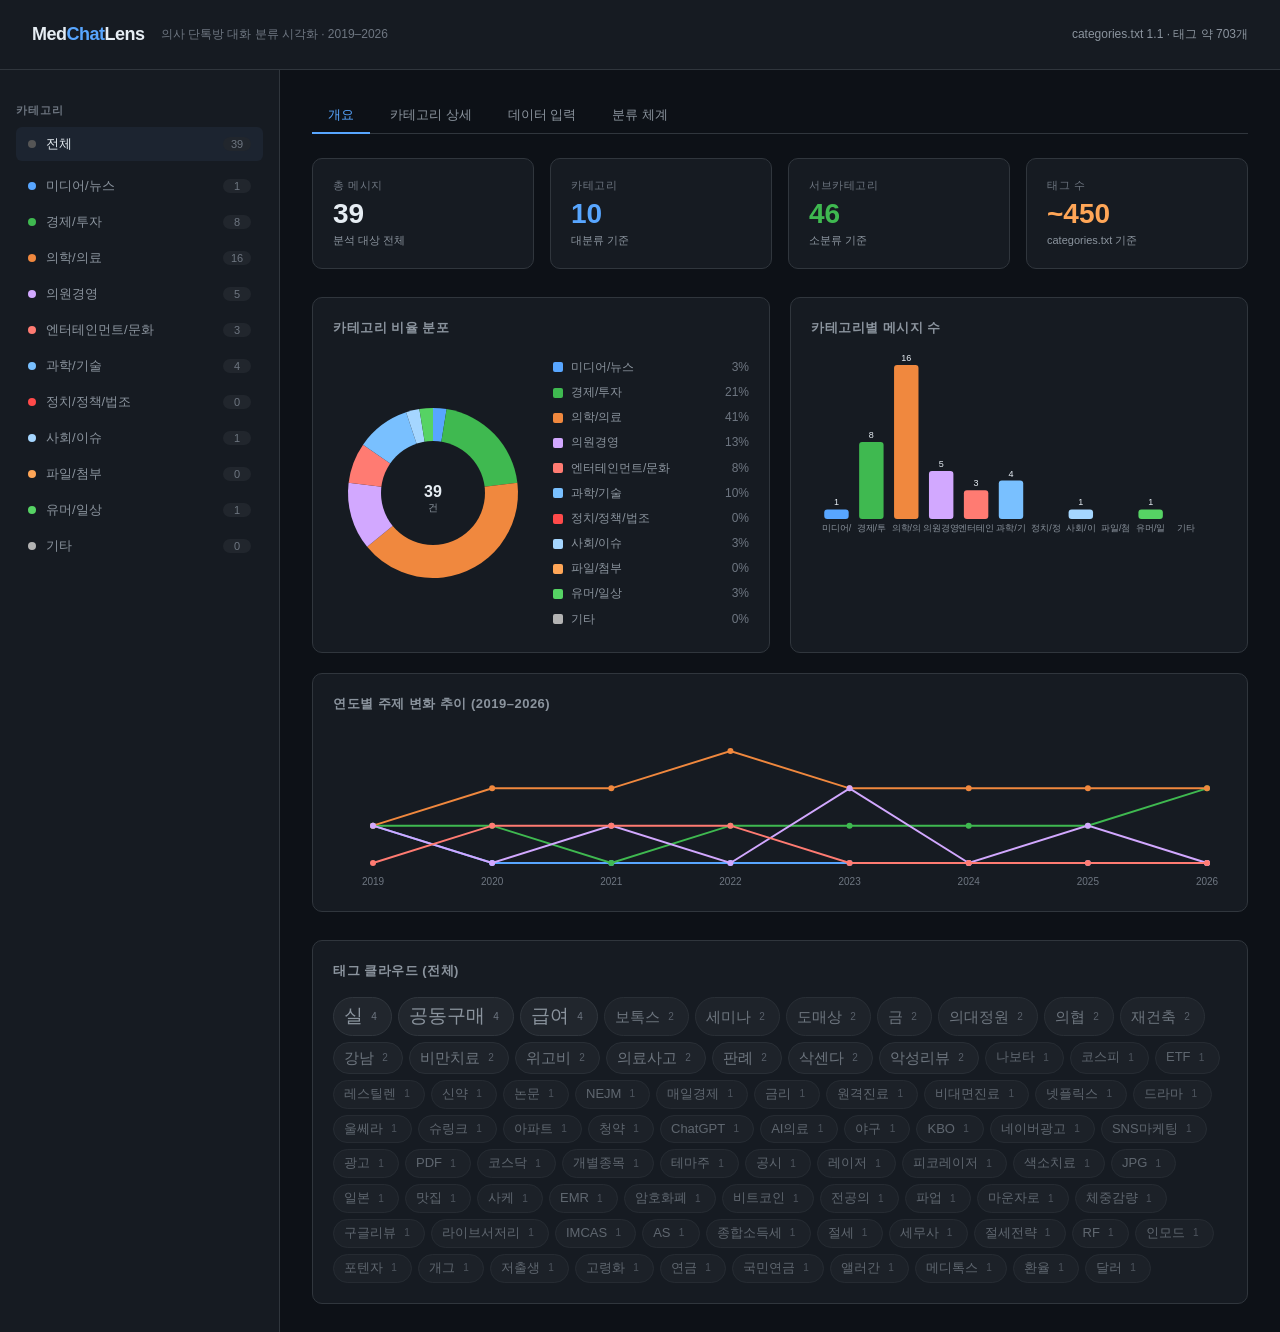
<file: Keywords/의사 단톡방 대화 분류 시각화.html>
<!DOCTYPE html>
<!-- saved from url=(0050)file:///C:/Users/mdwin/Downloads/visualizer_1.html -->
<html lang="ko"><head><meta http-equiv="Content-Type" content="text/html; charset=UTF-8">

<meta name="viewport" content="width=device-width, initial-scale=1.0">
<title>의사 단톡방 대화 분류 시각화</title>
<style>
  /* ── Design Tokens ── */
  :root {
    --bg:        #0d1117;
    --surface:   #161b22;
    --surface2:  #1c2430;
    --border:    #30363d;
    --accent:    #58a6ff;
    --accent2:   #3fb950;
    --accent3:   #f78166;
    --accent4:   #d2a8ff;
    --accent5:   #ffa657;
    --text:      #e6edf3;
    --text2:     #8b949e;
    --text3:     #6e7681;
    --tag-bg:    #21262d;

    /* Category palette */
    --c1: #58a6ff;  /* 미디어/뉴스 */
    --c2: #3fb950;  /* 경제/투자 */
    --c3: #f0883e;  /* 의학/의료 */
    --c4: #d2a8ff;  /* 의원경영 */
    --c5: #ff7b72;  /* 엔터테인먼트 */
    --c6: #79c0ff;  /* 과학/기술 */
    --c7: #a5d6ff;  /* 사회/이슈 */
    --c8: #ffa657;  /* 파일/첨부 */
    --c9: #56d364;  /* 유머/일상 */
    --c10:#b3b3b3;  /* 기타 */
  }

  * { box-sizing: border-box; margin: 0; padding: 0; }
  body {
    background: var(--bg);
    color: var(--text);
    font-family: 'Pretendard', 'Apple SD Gothic Neo', 'Noto Sans KR', sans-serif;
    font-size: 14px;
    line-height: 1.6;
    min-height: 100vh;
  }

  /* ── Header ── */
  header {
    border-bottom: 1px solid var(--border);
    padding: 20px 32px;
    display: flex;
    align-items: center;
    gap: 16px;
    background: var(--surface);
    position: sticky;
    top: 0;
    z-index: 100;
  }
  .logo {
    font-size: 18px;
    font-weight: 700;
    letter-spacing: -0.5px;
    color: var(--text);
  }
  .logo span { color: var(--accent); }
  .subtitle {
    color: var(--text2);
    font-size: 12px;
    margin-left: auto;
  }

  /* ── Layout ── */
  .app-body {
    display: grid;
    grid-template-columns: 280px 1fr;
    min-height: calc(100vh - 63px);
  }

  /* ── Sidebar ── */
  .sidebar {
    border-right: 1px solid var(--border);
    padding: 20px 0;
    overflow-y: auto;
    background: var(--surface);
  }
  .sidebar-section {
    padding: 0 16px;
    margin-bottom: 8px;
  }
  .sidebar-label {
    font-size: 11px;
    font-weight: 600;
    text-transform: uppercase;
    letter-spacing: 1px;
    color: var(--text3);
    padding: 12px 0 8px;
  }

  .cat-btn {
    display: flex;
    align-items: center;
    gap: 10px;
    width: 100%;
    padding: 8px 12px;
    border: none;
    background: transparent;
    color: var(--text2);
    cursor: pointer;
    border-radius: 6px;
    text-align: left;
    font-size: 13px;
    transition: background 0.15s, color 0.15s;
    margin-bottom: 2px;
  }
  .cat-btn:hover { background: var(--surface2); color: var(--text); }
  .cat-btn.active { background: var(--surface2); color: var(--text); }
  .cat-dot {
    width: 8px; height: 8px;
    border-radius: 50%;
    flex-shrink: 0;
  }
  .cat-count {
    margin-left: auto;
    font-size: 11px;
    color: var(--text3);
    background: var(--tag-bg);
    padding: 1px 6px;
    border-radius: 10px;
    min-width: 28px;
    text-align: center;
  }

  /* ── Main Panel ── */
  .main {
    padding: 28px 32px;
    overflow-y: auto;
  }

  /* ── Top controls ── */
  .controls {
    display: flex;
    gap: 12px;
    align-items: center;
    margin-bottom: 24px;
    flex-wrap: wrap;
  }
  .controls-title {
    font-size: 18px;
    font-weight: 700;
    flex: 1;
    min-width: 200px;
  }
  select, input[type=range] {
    background: var(--surface2);
    border: 1px solid var(--border);
    color: var(--text);
    padding: 6px 10px;
    border-radius: 6px;
    font-size: 13px;
    cursor: pointer;
  }
  select:focus { outline: 1px solid var(--accent); }
  .btn {
    padding: 6px 14px;
    border-radius: 6px;
    border: 1px solid var(--border);
    background: var(--surface2);
    color: var(--text2);
    font-size: 13px;
    cursor: pointer;
    transition: all 0.15s;
  }
  .btn:hover { border-color: var(--accent); color: var(--accent); }
  .btn.active { border-color: var(--accent); color: var(--accent); background: rgba(88,166,255,0.1); }

  /* ── Upload area ── */
  .upload-zone {
    border: 2px dashed var(--border);
    border-radius: 10px;
    padding: 40px;
    text-align: center;
    color: var(--text2);
    cursor: pointer;
    transition: border-color 0.2s, background 0.2s;
    margin-bottom: 28px;
  }
  .upload-zone:hover, .upload-zone.dragover {
    border-color: var(--accent);
    background: rgba(88,166,255,0.05);
  }
  .upload-icon { font-size: 32px; margin-bottom: 12px; }
  .upload-zone p { font-size: 13px; }
  .upload-zone strong { color: var(--accent); }

  /* ── Chart area ── */
  .charts-grid {
    display: grid;
    grid-template-columns: 1fr 1fr;
    gap: 20px;
    margin-bottom: 28px;
  }
  @media (max-width: 900px) { .charts-grid { grid-template-columns: 1fr; } }

  .chart-card {
    background: var(--surface);
    border: 1px solid var(--border);
    border-radius: 10px;
    padding: 20px;
  }
  .chart-card.wide { grid-column: 1 / -1; }
  .chart-title {
    font-size: 13px;
    font-weight: 600;
    color: var(--text2);
    margin-bottom: 16px;
    text-transform: uppercase;
    letter-spacing: 0.5px;
  }
  canvas { display: block; }

  /* ── Tag cloud ── */
  .tag-cloud {
    display: flex;
    flex-wrap: wrap;
    gap: 6px;
    margin-top: 8px;
  }
  .tag {
    display: inline-flex;
    align-items: center;
    gap: 4px;
    padding: 3px 10px;
    border-radius: 20px;
    background: var(--tag-bg);
    border: 1px solid var(--border);
    color: var(--text2);
    font-size: 12px;
    cursor: pointer;
    transition: all 0.15s;
    user-select: none;
  }
  .tag:hover { border-color: var(--accent); color: var(--text); }
  .tag.selected { border-color: var(--accent); color: var(--accent); background: rgba(88,166,255,0.1); }
  .tag .cnt {
    font-size: 10px;
    color: var(--text3);
    min-width: 14px;
    text-align: center;
  }

  /* ── Table ── */
  .results-table {
    width: 100%;
    border-collapse: collapse;
    font-size: 13px;
  }
  .results-table th {
    padding: 10px 14px;
    text-align: left;
    color: var(--text3);
    font-size: 11px;
    font-weight: 600;
    text-transform: uppercase;
    letter-spacing: 0.5px;
    border-bottom: 1px solid var(--border);
    background: var(--surface2);
  }
  .results-table td {
    padding: 10px 14px;
    border-bottom: 1px solid var(--border);
    vertical-align: top;
  }
  .results-table tr:hover td { background: var(--surface2); }

  .bar-inline {
    display: flex;
    align-items: center;
    gap: 8px;
  }
  .bar-fill {
    height: 6px;
    border-radius: 3px;
    transition: width 0.4s ease;
  }

  /* ── Category detail ── */
  .cat-detail {
    background: var(--surface);
    border: 1px solid var(--border);
    border-radius: 10px;
    padding: 24px;
    margin-bottom: 20px;
  }
  .cat-detail h2 {
    font-size: 20px;
    font-weight: 700;
    margin-bottom: 6px;
  }
  .sub-list { list-style: none; }
  .sub-item {
    padding: 12px 0;
    border-bottom: 1px solid var(--border);
  }
  .sub-item:last-child { border-bottom: none; }
  .sub-name {
    font-size: 13px;
    font-weight: 600;
    color: var(--text2);
    margin-bottom: 8px;
    display: flex;
    align-items: center;
    gap: 8px;
  }
  .sub-badge {
    font-size: 10px;
    padding: 1px 6px;
    border-radius: 4px;
    border: 1px solid var(--border);
    color: var(--text3);
  }

  /* ── Stats ── */
  .stats-row {
    display: grid;
    grid-template-columns: repeat(4, 1fr);
    gap: 16px;
    margin-bottom: 28px;
  }
  @media (max-width: 900px) { .stats-row { grid-template-columns: 1fr 1fr; } }
  .stat-card {
    background: var(--surface);
    border: 1px solid var(--border);
    border-radius: 10px;
    padding: 18px 20px;
  }
  .stat-label { font-size: 11px; color: var(--text3); text-transform: uppercase; letter-spacing: 0.5px; margin-bottom: 6px; }
  .stat-value { font-size: 28px; font-weight: 700; line-height: 1; }
  .stat-sub { font-size: 11px; color: var(--text2); margin-top: 4px; }

  /* ── Timeline chart ── */
  #timelineCanvas { width: 100%; }

  /* ── Donut tooltip ── */
  .donut-wrapper { position: relative; display: flex; gap: 20px; align-items: center; }
  .legend { flex: 1; }
  .legend-item { display: flex; align-items: center; gap: 8px; padding: 3px 0; font-size: 12px; cursor: pointer; }
  .legend-dot { width: 10px; height: 10px; border-radius: 2px; flex-shrink: 0; }

  /* tabs */
  .tabs { display: flex; gap: 4px; margin-bottom: 24px; border-bottom: 1px solid var(--border); }
  .tab {
    padding: 8px 16px;
    border: none;
    background: transparent;
    color: var(--text2);
    cursor: pointer;
    font-size: 13px;
    border-bottom: 2px solid transparent;
    margin-bottom: -1px;
    transition: all 0.15s;
  }
  .tab:hover { color: var(--text); }
  .tab.active { color: var(--accent); border-bottom-color: var(--accent); }

  .panel { display: none; }
  .panel.active { display: block; }

  /* Input area */
  .input-area {
    background: var(--surface);
    border: 1px solid var(--border);
    border-radius: 10px;
    padding: 20px;
    margin-bottom: 20px;
  }
  textarea {
    width: 100%;
    min-height: 160px;
    background: var(--bg);
    border: 1px solid var(--border);
    border-radius: 6px;
    color: var(--text);
    font-size: 13px;
    padding: 12px;
    resize: vertical;
    font-family: 'Consolas', 'D2Coding', monospace;
    line-height: 1.5;
  }
  textarea:focus { outline: 1px solid var(--accent); }
  .btn-primary {
    padding: 8px 20px;
    background: var(--accent);
    color: #000;
    border: none;
    border-radius: 6px;
    font-size: 13px;
    font-weight: 600;
    cursor: pointer;
    margin-top: 10px;
  }
  .btn-primary:hover { opacity: 0.85; }

  /* Notice */
  .notice {
    background: rgba(88,166,255,0.08);
    border: 1px solid rgba(88,166,255,0.25);
    border-radius: 8px;
    padding: 14px 18px;
    color: var(--text2);
    font-size: 12px;
    margin-bottom: 20px;
    line-height: 1.7;
  }
  .notice strong { color: var(--accent); }
</style>
</head>
<body>

<header>
  <div class="logo">Med<span>Chat</span>Lens</div>
  <div style="color:var(--text3); font-size:12px;">의사 단톡방 대화 분류 시각화 · 2019–2026</div>
  <div class="subtitle" id="lastUpdated">categories.txt v1.0 · 태그 약 450개</div>
</header>

<div class="app-body">

  <!-- Sidebar: category navigation -->
  <nav class="sidebar">
    <div class="sidebar-section">
      <div class="sidebar-label">카테고리</div>
      <button class="cat-btn active" onclick="filterCat(&#39;ALL&#39;)" id="btn-ALL">
        <span class="cat-dot" style="background:#555"></span>
        전체
        <span class="cat-count" id="cnt-ALL">39</span>
      </button>
    </div>
    <div class="sidebar-section" id="catNavList"><button class="cat-btn" id="btn-MEDIA_NEWS"><span class="cat-dot" style="background:#58a6ff"></span>미디어/뉴스<span class="cat-count" id="cnt-MEDIA_NEWS">1</span></button><button class="cat-btn" id="btn-ECONOMY_INVEST"><span class="cat-dot" style="background:#3fb950"></span>경제/투자<span class="cat-count" id="cnt-ECONOMY_INVEST">8</span></button><button class="cat-btn" id="btn-MEDICAL"><span class="cat-dot" style="background:#f0883e"></span>의학/의료<span class="cat-count" id="cnt-MEDICAL">15</span></button><button class="cat-btn" id="btn-CLINIC_MGMT"><span class="cat-dot" style="background:#d2a8ff"></span>의원경영<span class="cat-count" id="cnt-CLINIC_MGMT">5</span></button><button class="cat-btn" id="btn-ENTERTAINMENT"><span class="cat-dot" style="background:#ff7b72"></span>엔터테인먼트<span class="cat-count" id="cnt-ENTERTAINMENT">3</span></button><button class="cat-btn" id="btn-SCIENCE_TECH"><span class="cat-dot" style="background:#79c0ff"></span>과학/기술<span class="cat-count" id="cnt-SCIENCE_TECH">4</span></button><button class="cat-btn" id="btn-SOCIAL_ISSUES"><span class="cat-dot" style="background:#a5d6ff"></span>사회/이슈<span class="cat-count" id="cnt-SOCIAL_ISSUES">2</span></button><button class="cat-btn" id="btn-FILE_ATTACHMENT"><span class="cat-dot" style="background:#ffa657"></span>파일/첨부<span class="cat-count" id="cnt-FILE_ATTACHMENT">0</span></button><button class="cat-btn" id="btn-HUMOR_DAILY"><span class="cat-dot" style="background:#56d364"></span>유머/일상<span class="cat-count" id="cnt-HUMOR_DAILY">1</span></button><button class="cat-btn" id="btn-ETC"><span class="cat-dot" style="background:#b3b3b3"></span>기타<span class="cat-count" id="cnt-ETC">0</span></button></div>
  </nav>

  <!-- Main content -->
  <main class="main">

    <div class="tabs">
      <button class="tab active" onclick="showTab(&#39;overview&#39;)">개요</button>
      <button class="tab" onclick="showTab(&#39;categories&#39;)">카테고리 상세</button>
      <button class="tab" onclick="showTab(&#39;input&#39;)">데이터 입력</button>
      <button class="tab" onclick="showTab(&#39;taxonomy&#39;)">분류 체계</button>
    </div>

    <!-- OVERVIEW TAB -->
    <div class="panel active" id="tab-overview">

      <div class="stats-row" id="statsRow">
        <div class="stat-card">
          <div class="stat-label">총 메시지</div>
          <div class="stat-value" id="statTotal">39</div>
          <div class="stat-sub">분석 대상 전체</div>
        </div>
        <div class="stat-card">
          <div class="stat-label">카테고리</div>
          <div class="stat-value" style="color:var(--accent)">10</div>
          <div class="stat-sub">대분류 기준</div>
        </div>
        <div class="stat-card">
          <div class="stat-label">서브카테고리</div>
          <div class="stat-value" style="color:var(--accent2)">46</div>
          <div class="stat-sub">소분류 기준</div>
        </div>
        <div class="stat-card">
          <div class="stat-label">태그 수</div>
          <div class="stat-value" style="color:var(--accent5)">~450</div>
          <div class="stat-sub">categories.txt 기준</div>
        </div>
      </div>

      <div class="charts-grid">
        <!-- Donut chart -->
        <div class="chart-card">
          <div class="chart-title">카테고리 비율 분포</div>
          <div class="donut-wrapper">
            <canvas id="donutCanvas" width="200" height="200"></canvas>
            <div class="legend" id="donutLegend"><div class="legend-item"><span class="legend-dot" style="background:#58a6ff"></span><span style="color:var(--text2)">미디어/뉴스</span><span style="margin-left:auto;color:var(--text3)">3%</span></div><div class="legend-item"><span class="legend-dot" style="background:#3fb950"></span><span style="color:var(--text2)">경제/투자</span><span style="margin-left:auto;color:var(--text3)">21%</span></div><div class="legend-item"><span class="legend-dot" style="background:#f0883e"></span><span style="color:var(--text2)">의학/의료</span><span style="margin-left:auto;color:var(--text3)">38%</span></div><div class="legend-item"><span class="legend-dot" style="background:#d2a8ff"></span><span style="color:var(--text2)">의원경영</span><span style="margin-left:auto;color:var(--text3)">13%</span></div><div class="legend-item"><span class="legend-dot" style="background:#ff7b72"></span><span style="color:var(--text2)">엔터테인먼트</span><span style="margin-left:auto;color:var(--text3)">8%</span></div><div class="legend-item"><span class="legend-dot" style="background:#79c0ff"></span><span style="color:var(--text2)">과학/기술</span><span style="margin-left:auto;color:var(--text3)">10%</span></div><div class="legend-item"><span class="legend-dot" style="background:#a5d6ff"></span><span style="color:var(--text2)">사회/이슈</span><span style="margin-left:auto;color:var(--text3)">5%</span></div><div class="legend-item"><span class="legend-dot" style="background:#ffa657"></span><span style="color:var(--text2)">파일/첨부</span><span style="margin-left:auto;color:var(--text3)">0%</span></div><div class="legend-item"><span class="legend-dot" style="background:#56d364"></span><span style="color:var(--text2)">유머/일상</span><span style="margin-left:auto;color:var(--text3)">3%</span></div><div class="legend-item"><span class="legend-dot" style="background:#b3b3b3"></span><span style="color:var(--text2)">기타</span><span style="margin-left:auto;color:var(--text3)">0%</span></div></div>
          </div>
        </div>

        <!-- Bar chart -->
        <div class="chart-card">
          <div class="chart-title">카테고리별 메시지 수</div>
          <canvas id="barCanvas" width="400" height="200"></canvas>
        </div>

        <!-- Timeline -->
        <div class="chart-card wide">
          <div class="chart-title">연도별 주제 변화 추이 (2019–2026)</div>
          <canvas id="timelineCanvas" height="160" width="877"></canvas>
        </div>
      </div>

      <!-- Tag cloud section -->
      <div class="chart-card" id="tagCloudSection">
        <div class="chart-title" id="tagCloudTitle">태그 클라우드 (전체)</div>
        <div class="tag-cloud" id="tagCloud"><span class="tag" style="font-size:19px;opacity:1" onclick="filterTag(&#39;실&#39;)">실<span class="cnt">4</span></span><span class="tag" style="font-size:19px;opacity:1" onclick="filterTag(&#39;급여&#39;)">급여<span class="cnt">4</span></span><span class="tag" style="font-size:15px;opacity:0.75" onclick="filterTag(&#39;보톡스&#39;)">보톡스<span class="cnt">2</span></span><span class="tag" style="font-size:15px;opacity:0.75" onclick="filterTag(&#39;세미나&#39;)">세미나<span class="cnt">2</span></span><span class="tag" style="font-size:15px;opacity:0.75" onclick="filterTag(&#39;도매상&#39;)">도매상<span class="cnt">2</span></span><span class="tag" style="font-size:15px;opacity:0.75" onclick="filterTag(&#39;공동구매&#39;)">공동구매<span class="cnt">2</span></span><span class="tag" style="font-size:15px;opacity:0.75" onclick="filterTag(&#39;금&#39;)">금<span class="cnt">2</span></span><span class="tag" style="font-size:15px;opacity:0.75" onclick="filterTag(&#39;의대정원&#39;)">의대정원<span class="cnt">2</span></span><span class="tag" style="font-size:15px;opacity:0.75" onclick="filterTag(&#39;의협&#39;)">의협<span class="cnt">2</span></span><span class="tag" style="font-size:15px;opacity:0.75" onclick="filterTag(&#39;재건축&#39;)">재건축<span class="cnt">2</span></span><span class="tag" style="font-size:15px;opacity:0.75" onclick="filterTag(&#39;강남&#39;)">강남<span class="cnt">2</span></span><span class="tag" style="font-size:15px;opacity:0.75" onclick="filterTag(&#39;비만치료&#39;)">비만치료<span class="cnt">2</span></span><span class="tag" style="font-size:15px;opacity:0.75" onclick="filterTag(&#39;위고비&#39;)">위고비<span class="cnt">2</span></span><span class="tag" style="font-size:15px;opacity:0.75" onclick="filterTag(&#39;의료사고&#39;)">의료사고<span class="cnt">2</span></span><span class="tag" style="font-size:15px;opacity:0.75" onclick="filterTag(&#39;삭센다&#39;)">삭센다<span class="cnt">2</span></span><span class="tag" style="font-size:15px;opacity:0.75" onclick="filterTag(&#39;악성리뷰&#39;)">악성리뷰<span class="cnt">2</span></span><span class="tag" style="font-size:13px;opacity:0.625" onclick="filterTag(&#39;나보타&#39;)">나보타<span class="cnt">1</span></span><span class="tag" style="font-size:13px;opacity:0.625" onclick="filterTag(&#39;코스피&#39;)">코스피<span class="cnt">1</span></span><span class="tag" style="font-size:13px;opacity:0.625" onclick="filterTag(&#39;ETF&#39;)">ETF<span class="cnt">1</span></span><span class="tag" style="font-size:13px;opacity:0.625" onclick="filterTag(&#39;레스틸렌&#39;)">레스틸렌<span class="cnt">1</span></span><span class="tag" style="font-size:13px;opacity:0.625" onclick="filterTag(&#39;신약&#39;)">신약<span class="cnt">1</span></span><span class="tag" style="font-size:13px;opacity:0.625" onclick="filterTag(&#39;논문&#39;)">논문<span class="cnt">1</span></span><span class="tag" style="font-size:13px;opacity:0.625" onclick="filterTag(&#39;NEJM&#39;)">NEJM<span class="cnt">1</span></span><span class="tag" style="font-size:13px;opacity:0.625" onclick="filterTag(&#39;매일경제&#39;)">매일경제<span class="cnt">1</span></span><span class="tag" style="font-size:13px;opacity:0.625" onclick="filterTag(&#39;금리&#39;)">금리<span class="cnt">1</span></span><span class="tag" style="font-size:13px;opacity:0.625" onclick="filterTag(&#39;원격진료&#39;)">원격진료<span class="cnt">1</span></span><span class="tag" style="font-size:13px;opacity:0.625" onclick="filterTag(&#39;비대면진료&#39;)">비대면진료<span class="cnt">1</span></span><span class="tag" style="font-size:13px;opacity:0.625" onclick="filterTag(&#39;넷플릭스&#39;)">넷플릭스<span class="cnt">1</span></span><span class="tag" style="font-size:13px;opacity:0.625" onclick="filterTag(&#39;드라마&#39;)">드라마<span class="cnt">1</span></span><span class="tag" style="font-size:13px;opacity:0.625" onclick="filterTag(&#39;울쎄라&#39;)">울쎄라<span class="cnt">1</span></span><span class="tag" style="font-size:13px;opacity:0.625" onclick="filterTag(&#39;슈링크&#39;)">슈링크<span class="cnt">1</span></span><span class="tag" style="font-size:13px;opacity:0.625" onclick="filterTag(&#39;아파트&#39;)">아파트<span class="cnt">1</span></span><span class="tag" style="font-size:13px;opacity:0.625" onclick="filterTag(&#39;청약&#39;)">청약<span class="cnt">1</span></span><span class="tag" style="font-size:13px;opacity:0.625" onclick="filterTag(&#39;ChatGPT&#39;)">ChatGPT<span class="cnt">1</span></span><span class="tag" style="font-size:13px;opacity:0.625" onclick="filterTag(&#39;AI의료&#39;)">AI의료<span class="cnt">1</span></span><span class="tag" style="font-size:13px;opacity:0.625" onclick="filterTag(&#39;야구&#39;)">야구<span class="cnt">1</span></span><span class="tag" style="font-size:13px;opacity:0.625" onclick="filterTag(&#39;KBO&#39;)">KBO<span class="cnt">1</span></span><span class="tag" style="font-size:13px;opacity:0.625" onclick="filterTag(&#39;네이버광고&#39;)">네이버광고<span class="cnt">1</span></span><span class="tag" style="font-size:13px;opacity:0.625" onclick="filterTag(&#39;SNS마케팅&#39;)">SNS마케팅<span class="cnt">1</span></span><span class="tag" style="font-size:13px;opacity:0.625" onclick="filterTag(&#39;광고&#39;)">광고<span class="cnt">1</span></span><span class="tag" style="font-size:13px;opacity:0.625" onclick="filterTag(&#39;판례&#39;)">판례<span class="cnt">1</span></span><span class="tag" style="font-size:13px;opacity:0.625" onclick="filterTag(&#39;PDF&#39;)">PDF<span class="cnt">1</span></span><span class="tag" style="font-size:13px;opacity:0.625" onclick="filterTag(&#39;코스닥&#39;)">코스닥<span class="cnt">1</span></span><span class="tag" style="font-size:13px;opacity:0.625" onclick="filterTag(&#39;개별종목&#39;)">개별종목<span class="cnt">1</span></span><span class="tag" style="font-size:13px;opacity:0.625" onclick="filterTag(&#39;테마주&#39;)">테마주<span class="cnt">1</span></span><span class="tag" style="font-size:13px;opacity:0.625" onclick="filterTag(&#39;공시&#39;)">공시<span class="cnt">1</span></span><span class="tag" style="font-size:13px;opacity:0.625" onclick="filterTag(&#39;레이저&#39;)">레이저<span class="cnt">1</span></span><span class="tag" style="font-size:13px;opacity:0.625" onclick="filterTag(&#39;피코레이저&#39;)">피코레이저<span class="cnt">1</span></span><span class="tag" style="font-size:13px;opacity:0.625" onclick="filterTag(&#39;색소치료&#39;)">색소치료<span class="cnt">1</span></span><span class="tag" style="font-size:13px;opacity:0.625" onclick="filterTag(&#39;JPG&#39;)">JPG<span class="cnt">1</span></span><span class="tag" style="font-size:13px;opacity:0.625" onclick="filterTag(&#39;일본&#39;)">일본<span class="cnt">1</span></span><span class="tag" style="font-size:13px;opacity:0.625" onclick="filterTag(&#39;맛집&#39;)">맛집<span class="cnt">1</span></span><span class="tag" style="font-size:13px;opacity:0.625" onclick="filterTag(&#39;사케&#39;)">사케<span class="cnt">1</span></span><span class="tag" style="font-size:13px;opacity:0.625" onclick="filterTag(&#39;EMR&#39;)">EMR<span class="cnt">1</span></span><span class="tag" style="font-size:13px;opacity:0.625" onclick="filterTag(&#39;암호화폐&#39;)">암호화폐<span class="cnt">1</span></span><span class="tag" style="font-size:13px;opacity:0.625" onclick="filterTag(&#39;비트코인&#39;)">비트코인<span class="cnt">1</span></span><span class="tag" style="font-size:13px;opacity:0.625" onclick="filterTag(&#39;전공의&#39;)">전공의<span class="cnt">1</span></span><span class="tag" style="font-size:13px;opacity:0.625" onclick="filterTag(&#39;마운자로&#39;)">마운자로<span class="cnt">1</span></span><span class="tag" style="font-size:13px;opacity:0.625" onclick="filterTag(&#39;체중감량&#39;)">체중감량<span class="cnt">1</span></span><span class="tag" style="font-size:13px;opacity:0.625" onclick="filterTag(&#39;구글리뷰&#39;)">구글리뷰<span class="cnt">1</span></span><span class="tag" style="font-size:13px;opacity:0.625" onclick="filterTag(&#39;라이브서저리&#39;)">라이브서저리<span class="cnt">1</span></span><span class="tag" style="font-size:13px;opacity:0.625" onclick="filterTag(&#39;IMCAS&#39;)">IMCAS<span class="cnt">1</span></span><span class="tag" style="font-size:13px;opacity:0.625" onclick="filterTag(&#39;AS&#39;)">AS<span class="cnt">1</span></span><span class="tag" style="font-size:13px;opacity:0.625" onclick="filterTag(&#39;종합소득세&#39;)">종합소득세<span class="cnt">1</span></span><span class="tag" style="font-size:13px;opacity:0.625" onclick="filterTag(&#39;절세&#39;)">절세<span class="cnt">1</span></span><span class="tag" style="font-size:13px;opacity:0.625" onclick="filterTag(&#39;세무사&#39;)">세무사<span class="cnt">1</span></span><span class="tag" style="font-size:13px;opacity:0.625" onclick="filterTag(&#39;절세전략&#39;)">절세전략<span class="cnt">1</span></span><span class="tag" style="font-size:13px;opacity:0.625" onclick="filterTag(&#39;RF&#39;)">RF<span class="cnt">1</span></span><span class="tag" style="font-size:13px;opacity:0.625" onclick="filterTag(&#39;인모드&#39;)">인모드<span class="cnt">1</span></span><span class="tag" style="font-size:13px;opacity:0.625" onclick="filterTag(&#39;포텐자&#39;)">포텐자<span class="cnt">1</span></span><span class="tag" style="font-size:13px;opacity:0.625" onclick="filterTag(&#39;개그&#39;)">개그<span class="cnt">1</span></span><span class="tag" style="font-size:13px;opacity:0.625" onclick="filterTag(&#39;저출생&#39;)">저출생<span class="cnt">1</span></span><span class="tag" style="font-size:13px;opacity:0.625" onclick="filterTag(&#39;고령화&#39;)">고령화<span class="cnt">1</span></span><span class="tag" style="font-size:13px;opacity:0.625" onclick="filterTag(&#39;연금&#39;)">연금<span class="cnt">1</span></span><span class="tag" style="font-size:13px;opacity:0.625" onclick="filterTag(&#39;국민연금&#39;)">국민연금<span class="cnt">1</span></span><span class="tag" style="font-size:13px;opacity:0.625" onclick="filterTag(&#39;앨러간&#39;)">앨러간<span class="cnt">1</span></span><span class="tag" style="font-size:13px;opacity:0.625" onclick="filterTag(&#39;메디톡스&#39;)">메디톡스<span class="cnt">1</span></span><span class="tag" style="font-size:13px;opacity:0.625" onclick="filterTag(&#39;환율&#39;)">환율<span class="cnt">1</span></span><span class="tag" style="font-size:13px;opacity:0.625" onclick="filterTag(&#39;달러&#39;)">달러<span class="cnt">1</span></span><span class="tag" style="font-size:13px;opacity:0.625" onclick="filterTag(&#39;미국주식&#39;)">미국주식<span class="cnt">1</span></span></div>
      </div>

    </div>

    <!-- CATEGORIES TAB -->
    <div class="panel" id="tab-categories">
      <div id="catDetailArea">
    <div class="cat-detail" style="border-left: 3px solid #58a6ff">
      <h2 style="color:#58a6ff">미디어/뉴스</h2>
      <div style="color:var(--text3);font-size:12px;margin-bottom:4px">MEDIA_NEWS</div>
      <div id="catstat-MEDIA_NEWS" style="font-size:13px;color:var(--text2);margin-bottom:14px">메시지 수: 1건 (3%)</div>
      <ul class="sub-list">
        
          <li class="sub-item">
            <div class="sub-name">일간지 <span class="sub-badge" id="substat-DAILY_NEWSPAPER">0건</span></div>
            <div class="tag-cloud"><span class="tag" id="tag-조선일보" onclick="filterTag(&#39;조선일보&#39;)">조선일보<span class="cnt" id="tcnt-조선일보">0</span></span><span class="tag" id="tag-중앙일보" onclick="filterTag(&#39;중앙일보&#39;)">중앙일보<span class="cnt" id="tcnt-중앙일보">0</span></span><span class="tag" id="tag-동아일보" onclick="filterTag(&#39;동아일보&#39;)">동아일보<span class="cnt" id="tcnt-동아일보">0</span></span><span class="tag" id="tag-한겨레" onclick="filterTag(&#39;한겨레&#39;)">한겨레<span class="cnt" id="tcnt-한겨레">0</span></span><span class="tag" id="tag-경향신문" onclick="filterTag(&#39;경향신문&#39;)">경향신문<span class="cnt" id="tcnt-경향신문">0</span></span><span class="tag" id="tag-한국일보" onclick="filterTag(&#39;한국일보&#39;)">한국일보<span class="cnt" id="tcnt-한국일보">0</span></span><span class="tag" id="tag-국민일보" onclick="filterTag(&#39;국민일보&#39;)">국민일보<span class="cnt" id="tcnt-국민일보">0</span></span><span class="tag" id="tag-서울신문" onclick="filterTag(&#39;서울신문&#39;)">서울신문<span class="cnt" id="tcnt-서울신문">0</span></span><span class="tag" id="tag-세계일보" onclick="filterTag(&#39;세계일보&#39;)">세계일보<span class="cnt" id="tcnt-세계일보">0</span></span><span class="tag" id="tag-문화일보" onclick="filterTag(&#39;문화일보&#39;)">문화일보<span class="cnt" id="tcnt-문화일보">0</span></span></div>
          </li>
        
          <li class="sub-item">
            <div class="sub-name">경제지 <span class="sub-badge" id="substat-ECONOMIC_NEWSPAPER">1건</span></div>
            <div class="tag-cloud"><span class="tag" id="tag-한국경제" onclick="filterTag(&#39;한국경제&#39;)">한국경제<span class="cnt" id="tcnt-한국경제">0</span></span><span class="tag" id="tag-매일경제" onclick="filterTag(&#39;매일경제&#39;)">매일경제<span class="cnt" id="tcnt-매일경제">1</span></span><span class="tag" id="tag-머니투데이" onclick="filterTag(&#39;머니투데이&#39;)">머니투데이<span class="cnt" id="tcnt-머니투데이">0</span></span><span class="tag" id="tag-이데일리" onclick="filterTag(&#39;이데일리&#39;)">이데일리<span class="cnt" id="tcnt-이데일리">0</span></span><span class="tag" id="tag-아시아경제" onclick="filterTag(&#39;아시아경제&#39;)">아시아경제<span class="cnt" id="tcnt-아시아경제">0</span></span><span class="tag" id="tag-헤럴드경제" onclick="filterTag(&#39;헤럴드경제&#39;)">헤럴드경제<span class="cnt" id="tcnt-헤럴드경제">0</span></span><span class="tag" id="tag-파이낸셜뉴스" onclick="filterTag(&#39;파이낸셜뉴스&#39;)">파이낸셜뉴스<span class="cnt" id="tcnt-파이낸셜뉴스">0</span></span><span class="tag" id="tag-서울경제" onclick="filterTag(&#39;서울경제&#39;)">서울경제<span class="cnt" id="tcnt-서울경제">0</span></span><span class="tag" id="tag-이코노미스트" onclick="filterTag(&#39;이코노미스트&#39;)">이코노미스트<span class="cnt" id="tcnt-이코노미스트">0</span></span></div>
          </li>
        
          <li class="sub-item">
            <div class="sub-name">주간지 <span class="sub-badge" id="substat-WEEKLY_MAGAZINE">0건</span></div>
            <div class="tag-cloud"><span class="tag" id="tag-시사IN" onclick="filterTag(&#39;시사IN&#39;)">시사IN<span class="cnt" id="tcnt-시사IN">0</span></span><span class="tag" id="tag-주간조선" onclick="filterTag(&#39;주간조선&#39;)">주간조선<span class="cnt" id="tcnt-주간조선">0</span></span><span class="tag" id="tag-주간동아" onclick="filterTag(&#39;주간동아&#39;)">주간동아<span class="cnt" id="tcnt-주간동아">0</span></span><span class="tag" id="tag-주간경향" onclick="filterTag(&#39;주간경향&#39;)">주간경향<span class="cnt" id="tcnt-주간경향">0</span></span><span class="tag" id="tag-한겨레21" onclick="filterTag(&#39;한겨레21&#39;)">한겨레21<span class="cnt" id="tcnt-한겨레21">0</span></span><span class="tag" id="tag-뉴스위크코리아" onclick="filterTag(&#39;뉴스위크코리아&#39;)">뉴스위크코리아<span class="cnt" id="tcnt-뉴스위크코리아">0</span></span><span class="tag" id="tag-시사저널" onclick="filterTag(&#39;시사저널&#39;)">시사저널<span class="cnt" id="tcnt-시사저널">0</span></span></div>
          </li>
        
          <li class="sub-item">
            <div class="sub-name">월간지 <span class="sub-badge" id="substat-MONTHLY_MAGAZINE">0건</span></div>
            <div class="tag-cloud"><span class="tag" id="tag-신동아" onclick="filterTag(&#39;신동아&#39;)">신동아<span class="cnt" id="tcnt-신동아">0</span></span><span class="tag" id="tag-월간조선" onclick="filterTag(&#39;월간조선&#39;)">월간조선<span class="cnt" id="tcnt-월간조선">0</span></span><span class="tag" id="tag-월간중앙" onclick="filterTag(&#39;월간중앙&#39;)">월간중앙<span class="cnt" id="tcnt-월간중앙">0</span></span><span class="tag" id="tag-샘터" onclick="filterTag(&#39;샘터&#39;)">샘터<span class="cnt" id="tcnt-샘터">0</span></span><span class="tag" id="tag-뿌리깊은나무" onclick="filterTag(&#39;뿌리깊은나무&#39;)">뿌리깊은나무<span class="cnt" id="tcnt-뿌리깊은나무">0</span></span></div>
          </li>
        
          <li class="sub-item">
            <div class="sub-name">방송뉴스 <span class="sub-badge" id="substat-BROADCAST_NEWS">0건</span></div>
            <div class="tag-cloud"><span class="tag" id="tag-KBS" onclick="filterTag(&#39;KBS&#39;)">KBS<span class="cnt" id="tcnt-KBS">0</span></span><span class="tag" id="tag-MBC" onclick="filterTag(&#39;MBC&#39;)">MBC<span class="cnt" id="tcnt-MBC">0</span></span><span class="tag" id="tag-SBS" onclick="filterTag(&#39;SBS&#39;)">SBS<span class="cnt" id="tcnt-SBS">0</span></span><span class="tag" id="tag-JTBC" onclick="filterTag(&#39;JTBC&#39;)">JTBC<span class="cnt" id="tcnt-JTBC">0</span></span><span class="tag" id="tag-TV조선" onclick="filterTag(&#39;TV조선&#39;)">TV조선<span class="cnt" id="tcnt-TV조선">0</span></span><span class="tag" id="tag-채널A" onclick="filterTag(&#39;채널A&#39;)">채널A<span class="cnt" id="tcnt-채널A">0</span></span><span class="tag" id="tag-MBN" onclick="filterTag(&#39;MBN&#39;)">MBN<span class="cnt" id="tcnt-MBN">0</span></span><span class="tag" id="tag-YTN" onclick="filterTag(&#39;YTN&#39;)">YTN<span class="cnt" id="tcnt-YTN">0</span></span><span class="tag" id="tag-연합뉴스TV" onclick="filterTag(&#39;연합뉴스TV&#39;)">연합뉴스TV<span class="cnt" id="tcnt-연합뉴스TV">0</span></span></div>
          </li>
        
          <li class="sub-item">
            <div class="sub-name">온라인뉴스 <span class="sub-badge" id="substat-ONLINE_NEWS">0건</span></div>
            <div class="tag-cloud"><span class="tag" id="tag-네이버뉴스" onclick="filterTag(&#39;네이버뉴스&#39;)">네이버뉴스<span class="cnt" id="tcnt-네이버뉴스">0</span></span><span class="tag" id="tag-다음뉴스" onclick="filterTag(&#39;다음뉴스&#39;)">다음뉴스<span class="cnt" id="tcnt-다음뉴스">0</span></span><span class="tag" id="tag-카카오뉴스" onclick="filterTag(&#39;카카오뉴스&#39;)">카카오뉴스<span class="cnt" id="tcnt-카카오뉴스">0</span></span><span class="tag" id="tag-유튜브뉴스" onclick="filterTag(&#39;유튜브뉴스&#39;)">유튜브뉴스<span class="cnt" id="tcnt-유튜브뉴스">0</span></span><span class="tag" id="tag-뉴스레터" onclick="filterTag(&#39;뉴스레터&#39;)">뉴스레터<span class="cnt" id="tcnt-뉴스레터">0</span></span><span class="tag" id="tag-해외언론" onclick="filterTag(&#39;해외언론&#39;)">해외언론<span class="cnt" id="tcnt-해외언론">0</span></span><span class="tag" id="tag-BBC" onclick="filterTag(&#39;BBC&#39;)">BBC<span class="cnt" id="tcnt-BBC">0</span></span><span class="tag" id="tag-CNN" onclick="filterTag(&#39;CNN&#39;)">CNN<span class="cnt" id="tcnt-CNN">0</span></span><span class="tag" id="tag-NYT" onclick="filterTag(&#39;NYT&#39;)">NYT<span class="cnt" id="tcnt-NYT">0</span></span></div>
          </li>
        
      </ul>
    </div>
  
    <div class="cat-detail" style="border-left: 3px solid #3fb950">
      <h2 style="color:#3fb950">경제/투자</h2>
      <div style="color:var(--text3);font-size:12px;margin-bottom:4px">ECONOMY_INVEST</div>
      <div id="catstat-ECONOMY_INVEST" style="font-size:13px;color:var(--text2);margin-bottom:14px">메시지 수: 8건 (21%)</div>
      <ul class="sub-list">
        
          <li class="sub-item">
            <div class="sub-name">경제일반 <span class="sub-badge" id="substat-MACRO_ECONOMY">1건</span></div>
            <div class="tag-cloud"><span class="tag" id="tag-금리" onclick="filterTag(&#39;금리&#39;)">금리<span class="cnt" id="tcnt-금리">1</span></span><span class="tag" id="tag-환율" onclick="filterTag(&#39;환율&#39;)">환율<span class="cnt" id="tcnt-환율">1</span></span><span class="tag" id="tag-물가" onclick="filterTag(&#39;물가&#39;)">물가<span class="cnt" id="tcnt-물가">0</span></span><span class="tag" id="tag-인플레이션" onclick="filterTag(&#39;인플레이션&#39;)">인플레이션<span class="cnt" id="tcnt-인플레이션">0</span></span><span class="tag" id="tag-GDP" onclick="filterTag(&#39;GDP&#39;)">GDP<span class="cnt" id="tcnt-GDP">0</span></span><span class="tag" id="tag-무역" onclick="filterTag(&#39;무역&#39;)">무역<span class="cnt" id="tcnt-무역">0</span></span><span class="tag" id="tag-경기침체" onclick="filterTag(&#39;경기침체&#39;)">경기침체<span class="cnt" id="tcnt-경기침체">0</span></span><span class="tag" id="tag-재정정책" onclick="filterTag(&#39;재정정책&#39;)">재정정책<span class="cnt" id="tcnt-재정정책">0</span></span><span class="tag" id="tag-통화정책" onclick="filterTag(&#39;통화정책&#39;)">통화정책<span class="cnt" id="tcnt-통화정책">0</span></span><span class="tag" id="tag-한국은행" onclick="filterTag(&#39;한국은행&#39;)">한국은행<span class="cnt" id="tcnt-한국은행">0</span></span><span class="tag" id="tag-연준" onclick="filterTag(&#39;연준&#39;)">연준<span class="cnt" id="tcnt-연준">0</span></span><span class="tag" id="tag-달러" onclick="filterTag(&#39;달러&#39;)">달러<span class="cnt" id="tcnt-달러">1</span></span><span class="tag" id="tag-엔화" onclick="filterTag(&#39;엔화&#39;)">엔화<span class="cnt" id="tcnt-엔화">0</span></span><span class="tag" id="tag-위안화" onclick="filterTag(&#39;위안화&#39;)">위안화<span class="cnt" id="tcnt-위안화">0</span></span></div>
          </li>
        
          <li class="sub-item">
            <div class="sub-name">주식 <span class="sub-badge" id="substat-STOCK_MARKET">2건</span></div>
            <div class="tag-cloud"><span class="tag" id="tag-코스피" onclick="filterTag(&#39;코스피&#39;)">코스피<span class="cnt" id="tcnt-코스피">1</span></span><span class="tag" id="tag-코스닥" onclick="filterTag(&#39;코스닥&#39;)">코스닥<span class="cnt" id="tcnt-코스닥">1</span></span><span class="tag" id="tag-나스닥" onclick="filterTag(&#39;나스닥&#39;)">나스닥<span class="cnt" id="tcnt-나스닥">0</span></span><span class="tag" id="tag-NYSE" onclick="filterTag(&#39;NYSE&#39;)">NYSE<span class="cnt" id="tcnt-NYSE">0</span></span><span class="tag" id="tag-S&amp;P500" onclick="filterTag(&#39;S&amp;P500&#39;)">S&amp;P500<span class="cnt" id="tcnt-S&amp;P500">0</span></span><span class="tag" id="tag-개별종목" onclick="filterTag(&#39;개별종목&#39;)">개별종목<span class="cnt" id="tcnt-개별종목">1</span></span><span class="tag" id="tag-공매도" onclick="filterTag(&#39;공매도&#39;)">공매도<span class="cnt" id="tcnt-공매도">0</span></span><span class="tag" id="tag-ETF" onclick="filterTag(&#39;ETF&#39;)">ETF<span class="cnt" id="tcnt-ETF">1</span></span><span class="tag" id="tag-ELS" onclick="filterTag(&#39;ELS&#39;)">ELS<span class="cnt" id="tcnt-ELS">0</span></span><span class="tag" id="tag-테마주" onclick="filterTag(&#39;테마주&#39;)">테마주<span class="cnt" id="tcnt-테마주">1</span></span><span class="tag" id="tag-배당주" onclick="filterTag(&#39;배당주&#39;)">배당주<span class="cnt" id="tcnt-배당주">0</span></span><span class="tag" id="tag-성장주" onclick="filterTag(&#39;성장주&#39;)">성장주<span class="cnt" id="tcnt-성장주">0</span></span><span class="tag" id="tag-가치주" onclick="filterTag(&#39;가치주&#39;)">가치주<span class="cnt" id="tcnt-가치주">0</span></span><span class="tag" id="tag-차트분석" onclick="filterTag(&#39;차트분석&#39;)">차트분석<span class="cnt" id="tcnt-차트분석">0</span></span><span class="tag" id="tag-기본분석" onclick="filterTag(&#39;기본분석&#39;)">기본분석<span class="cnt" id="tcnt-기본분석">0</span></span><span class="tag" id="tag-공시" onclick="filterTag(&#39;공시&#39;)">공시<span class="cnt" id="tcnt-공시">1</span></span><span class="tag" id="tag-실적" onclick="filterTag(&#39;실적&#39;)">실적<span class="cnt" id="tcnt-실적">0</span></span><span class="tag" id="tag-PER" onclick="filterTag(&#39;PER&#39;)">PER<span class="cnt" id="tcnt-PER">0</span></span><span class="tag" id="tag-PBR" onclick="filterTag(&#39;PBR&#39;)">PBR<span class="cnt" id="tcnt-PBR">0</span></span><span class="tag" id="tag-ROE" onclick="filterTag(&#39;ROE&#39;)">ROE<span class="cnt" id="tcnt-ROE">0</span></span><span class="tag" id="tag-외국인매매" onclick="filterTag(&#39;외국인매매&#39;)">외국인매매<span class="cnt" id="tcnt-외국인매매">0</span></span><span class="tag" id="tag-기관매매" onclick="filterTag(&#39;기관매매&#39;)">기관매매<span class="cnt" id="tcnt-기관매매">0</span></span></div>
          </li>
        
          <li class="sub-item">
            <div class="sub-name">부동산 <span class="sub-badge" id="substat-REAL_ESTATE">3건</span></div>
            <div class="tag-cloud"><span class="tag" id="tag-아파트" onclick="filterTag(&#39;아파트&#39;)">아파트<span class="cnt" id="tcnt-아파트">1</span></span><span class="tag" id="tag-분양" onclick="filterTag(&#39;분양&#39;)">분양<span class="cnt" id="tcnt-분양">0</span></span><span class="tag" id="tag-재건축" onclick="filterTag(&#39;재건축&#39;)">재건축<span class="cnt" id="tcnt-재건축">2</span></span><span class="tag" id="tag-재개발" onclick="filterTag(&#39;재개발&#39;)">재개발<span class="cnt" id="tcnt-재개발">0</span></span><span class="tag" id="tag-청약" onclick="filterTag(&#39;청약&#39;)">청약<span class="cnt" id="tcnt-청약">1</span></span><span class="tag" id="tag-전세" onclick="filterTag(&#39;전세&#39;)">전세<span class="cnt" id="tcnt-전세">0</span></span><span class="tag" id="tag-월세" onclick="filterTag(&#39;월세&#39;)">월세<span class="cnt" id="tcnt-월세">0</span></span><span class="tag" id="tag-갭투자" onclick="filterTag(&#39;갭투자&#39;)">갭투자<span class="cnt" id="tcnt-갭투자">0</span></span><span class="tag" id="tag-경매" onclick="filterTag(&#39;경매&#39;)">경매<span class="cnt" id="tcnt-경매">1</span></span><span class="tag" id="tag-공시지가" onclick="filterTag(&#39;공시지가&#39;)">공시지가<span class="cnt" id="tcnt-공시지가">0</span></span><span class="tag" id="tag-취득세" onclick="filterTag(&#39;취득세&#39;)">취득세<span class="cnt" id="tcnt-취득세">0</span></span><span class="tag" id="tag-양도세" onclick="filterTag(&#39;양도세&#39;)">양도세<span class="cnt" id="tcnt-양도세">0</span></span><span class="tag" id="tag-임대사업자" onclick="filterTag(&#39;임대사업자&#39;)">임대사업자<span class="cnt" id="tcnt-임대사업자">0</span></span><span class="tag" id="tag-토지" onclick="filterTag(&#39;토지&#39;)">토지<span class="cnt" id="tcnt-토지">0</span></span><span class="tag" id="tag-상가" onclick="filterTag(&#39;상가&#39;)">상가<span class="cnt" id="tcnt-상가">1</span></span><span class="tag" id="tag-오피스텔" onclick="filterTag(&#39;오피스텔&#39;)">오피스텔<span class="cnt" id="tcnt-오피스텔">0</span></span><span class="tag" id="tag-빌딩" onclick="filterTag(&#39;빌딩&#39;)">빌딩<span class="cnt" id="tcnt-빌딩">1</span></span><span class="tag" id="tag-GTX" onclick="filterTag(&#39;GTX&#39;)">GTX<span class="cnt" id="tcnt-GTX">1</span></span><span class="tag" id="tag-개발호재" onclick="filterTag(&#39;개발호재&#39;)">개발호재<span class="cnt" id="tcnt-개발호재">1</span></span><span class="tag" id="tag-규제" onclick="filterTag(&#39;규제&#39;)">규제<span class="cnt" id="tcnt-규제">0</span></span><span class="tag" id="tag-LTV" onclick="filterTag(&#39;LTV&#39;)">LTV<span class="cnt" id="tcnt-LTV">0</span></span><span class="tag" id="tag-DSR" onclick="filterTag(&#39;DSR&#39;)">DSR<span class="cnt" id="tcnt-DSR">0</span></span><span class="tag" id="tag-강남" onclick="filterTag(&#39;강남&#39;)">강남<span class="cnt" id="tcnt-강남">2</span></span><span class="tag" id="tag-서울" onclick="filterTag(&#39;서울&#39;)">서울<span class="cnt" id="tcnt-서울">0</span></span></div>
          </li>
        
          <li class="sub-item">
            <div class="sub-name">대체투자 <span class="sub-badge" id="substat-ALTERNATIVE">1건</span></div>
            <div class="tag-cloud"><span class="tag" id="tag-암호화폐" onclick="filterTag(&#39;암호화폐&#39;)">암호화폐<span class="cnt" id="tcnt-암호화폐">1</span></span><span class="tag" id="tag-비트코인" onclick="filterTag(&#39;비트코인&#39;)">비트코인<span class="cnt" id="tcnt-비트코인">1</span></span><span class="tag" id="tag-이더리움" onclick="filterTag(&#39;이더리움&#39;)">이더리움<span class="cnt" id="tcnt-이더리움">0</span></span><span class="tag" id="tag-금" onclick="filterTag(&#39;금&#39;)">금<span class="cnt" id="tcnt-금">2</span></span><span class="tag" id="tag-원자재" onclick="filterTag(&#39;원자재&#39;)">원자재<span class="cnt" id="tcnt-원자재">0</span></span><span class="tag" id="tag-원유" onclick="filterTag(&#39;원유&#39;)">원유<span class="cnt" id="tcnt-원유">0</span></span><span class="tag" id="tag-채권" onclick="filterTag(&#39;채권&#39;)">채권<span class="cnt" id="tcnt-채권">0</span></span><span class="tag" id="tag-사모펀드" onclick="filterTag(&#39;사모펀드&#39;)">사모펀드<span class="cnt" id="tcnt-사모펀드">0</span></span><span class="tag" id="tag-VC" onclick="filterTag(&#39;VC&#39;)">VC<span class="cnt" id="tcnt-VC">0</span></span><span class="tag" id="tag-스타트업투자" onclick="filterTag(&#39;스타트업투자&#39;)">스타트업투자<span class="cnt" id="tcnt-스타트업투자">0</span></span><span class="tag" id="tag-해외주식" onclick="filterTag(&#39;해외주식&#39;)">해외주식<span class="cnt" id="tcnt-해외주식">0</span></span><span class="tag" id="tag-미국주식" onclick="filterTag(&#39;미국주식&#39;)">미국주식<span class="cnt" id="tcnt-미국주식">1</span></span><span class="tag" id="tag-일본주식" onclick="filterTag(&#39;일본주식&#39;)">일본주식<span class="cnt" id="tcnt-일본주식">0</span></span><span class="tag" id="tag-중국주식" onclick="filterTag(&#39;중국주식&#39;)">중국주식<span class="cnt" id="tcnt-중국주식">0</span></span></div>
          </li>
        
          <li class="sub-item">
            <div class="sub-name">세금/재무 <span class="sub-badge" id="substat-TAX_FINANCE">1건</span></div>
            <div class="tag-cloud"><span class="tag" id="tag-종합소득세" onclick="filterTag(&#39;종합소득세&#39;)">종합소득세<span class="cnt" id="tcnt-종합소득세">1</span></span><span class="tag" id="tag-양도소득세" onclick="filterTag(&#39;양도소득세&#39;)">양도소득세<span class="cnt" id="tcnt-양도소득세">0</span></span><span class="tag" id="tag-법인세" onclick="filterTag(&#39;법인세&#39;)">법인세<span class="cnt" id="tcnt-법인세">0</span></span><span class="tag" id="tag-절세" onclick="filterTag(&#39;절세&#39;)">절세<span class="cnt" id="tcnt-절세">1</span></span><span class="tag" id="tag-세무사" onclick="filterTag(&#39;세무사&#39;)">세무사<span class="cnt" id="tcnt-세무사">1</span></span><span class="tag" id="tag-회계사" onclick="filterTag(&#39;회계사&#39;)">회계사<span class="cnt" id="tcnt-회계사">0</span></span><span class="tag" id="tag-법인설립" onclick="filterTag(&#39;법인설립&#39;)">법인설립<span class="cnt" id="tcnt-법인설립">0</span></span><span class="tag" id="tag-금융소득" onclick="filterTag(&#39;금융소득&#39;)">금융소득<span class="cnt" id="tcnt-금융소득">0</span></span><span class="tag" id="tag-건강보험료" onclick="filterTag(&#39;건강보험료&#39;)">건강보험료<span class="cnt" id="tcnt-건강보험료">0</span></span><span class="tag" id="tag-피부양자" onclick="filterTag(&#39;피부양자&#39;)">피부양자<span class="cnt" id="tcnt-피부양자">0</span></span><span class="tag" id="tag-증여" onclick="filterTag(&#39;증여&#39;)">증여<span class="cnt" id="tcnt-증여">0</span></span><span class="tag" id="tag-상속" onclick="filterTag(&#39;상속&#39;)">상속<span class="cnt" id="tcnt-상속">0</span></span><span class="tag" id="tag-절세전략" onclick="filterTag(&#39;절세전략&#39;)">절세전략<span class="cnt" id="tcnt-절세전략">1</span></span></div>
          </li>
        
      </ul>
    </div>
  
    <div class="cat-detail" style="border-left: 3px solid #f0883e">
      <h2 style="color:#f0883e">의학/의료</h2>
      <div style="color:var(--text3);font-size:12px;margin-bottom:4px">MEDICAL</div>
      <div id="catstat-MEDICAL" style="font-size:13px;color:var(--text2);margin-bottom:14px">메시지 수: 15건 (38%)</div>
      <ul class="sub-list">
        
          <li class="sub-item">
            <div class="sub-name">의학뉴스/정책 <span class="sub-badge" id="substat-MEDICAL_NEWS">3건</span></div>
            <div class="tag-cloud"><span class="tag" id="tag-건강보험" onclick="filterTag(&#39;건강보험&#39;)">건강보험<span class="cnt" id="tcnt-건강보험">0</span></span><span class="tag" id="tag-급여" onclick="filterTag(&#39;급여&#39;)">급여<span class="cnt" id="tcnt-급여">4</span></span><span class="tag" id="tag-비급여" onclick="filterTag(&#39;비급여&#39;)">비급여<span class="cnt" id="tcnt-비급여">1</span></span><span class="tag" id="tag-의료법" onclick="filterTag(&#39;의료법&#39;)">의료법<span class="cnt" id="tcnt-의료법">0</span></span><span class="tag" id="tag-의정갈등" onclick="filterTag(&#39;의정갈등&#39;)">의정갈등<span class="cnt" id="tcnt-의정갈등">0</span></span><span class="tag" id="tag-의사파업" onclick="filterTag(&#39;의사파업&#39;)">의사파업<span class="cnt" id="tcnt-의사파업">0</span></span><span class="tag" id="tag-전공의" onclick="filterTag(&#39;전공의&#39;)">전공의<span class="cnt" id="tcnt-전공의">1</span></span><span class="tag" id="tag-의대정원" onclick="filterTag(&#39;의대정원&#39;)">의대정원<span class="cnt" id="tcnt-의대정원">2</span></span><span class="tag" id="tag-심평원" onclick="filterTag(&#39;심평원&#39;)">심평원<span class="cnt" id="tcnt-심평원">0</span></span><span class="tag" id="tag-복지부" onclick="filterTag(&#39;복지부&#39;)">복지부<span class="cnt" id="tcnt-복지부">0</span></span><span class="tag" id="tag-식약처" onclick="filterTag(&#39;식약처&#39;)">식약처<span class="cnt" id="tcnt-식약처">0</span></span><span class="tag" id="tag-의료사고" onclick="filterTag(&#39;의료사고&#39;)">의료사고<span class="cnt" id="tcnt-의료사고">2</span></span><span class="tag" id="tag-판례" onclick="filterTag(&#39;판례&#39;)">판례<span class="cnt" id="tcnt-판례">1</span></span><span class="tag" id="tag-의료분쟁" onclick="filterTag(&#39;의료분쟁&#39;)">의료분쟁<span class="cnt" id="tcnt-의료분쟁">0</span></span><span class="tag" id="tag-의협" onclick="filterTag(&#39;의협&#39;)">의협<span class="cnt" id="tcnt-의협">2</span></span><span class="tag" id="tag-가이드라인" onclick="filterTag(&#39;가이드라인&#39;)">가이드라인<span class="cnt" id="tcnt-가이드라인">0</span></span><span class="tag" id="tag-임상시험" onclick="filterTag(&#39;임상시험&#39;)">임상시험<span class="cnt" id="tcnt-임상시험">0</span></span><span class="tag" id="tag-신약허가" onclick="filterTag(&#39;신약허가&#39;)">신약허가<span class="cnt" id="tcnt-신약허가">0</span></span></div>
          </li>
        
          <li class="sub-item">
            <div class="sub-name">임상의학 <span class="sub-badge" id="substat-CLINICAL">0건</span></div>
            <div class="tag-cloud"><span class="tag" id="tag-내과" onclick="filterTag(&#39;내과&#39;)">내과<span class="cnt" id="tcnt-내과">0</span></span><span class="tag" id="tag-외과" onclick="filterTag(&#39;외과&#39;)">외과<span class="cnt" id="tcnt-외과">0</span></span><span class="tag" id="tag-피부과" onclick="filterTag(&#39;피부과&#39;)">피부과<span class="cnt" id="tcnt-피부과">0</span></span><span class="tag" id="tag-가정의학과" onclick="filterTag(&#39;가정의학과&#39;)">가정의학과<span class="cnt" id="tcnt-가정의학과">0</span></span><span class="tag" id="tag-신경과" onclick="filterTag(&#39;신경과&#39;)">신경과<span class="cnt" id="tcnt-신경과">0</span></span><span class="tag" id="tag-정형외과" onclick="filterTag(&#39;정형외과&#39;)">정형외과<span class="cnt" id="tcnt-정형외과">0</span></span><span class="tag" id="tag-산부인과" onclick="filterTag(&#39;산부인과&#39;)">산부인과<span class="cnt" id="tcnt-산부인과">0</span></span><span class="tag" id="tag-소아과" onclick="filterTag(&#39;소아과&#39;)">소아과<span class="cnt" id="tcnt-소아과">0</span></span><span class="tag" id="tag-안과" onclick="filterTag(&#39;안과&#39;)">안과<span class="cnt" id="tcnt-안과">0</span></span><span class="tag" id="tag-이비인후과" onclick="filterTag(&#39;이비인후과&#39;)">이비인후과<span class="cnt" id="tcnt-이비인후과">0</span></span><span class="tag" id="tag-비뇨기과" onclick="filterTag(&#39;비뇨기과&#39;)">비뇨기과<span class="cnt" id="tcnt-비뇨기과">0</span></span><span class="tag" id="tag-정신건강의학과" onclick="filterTag(&#39;정신건강의학과&#39;)">정신건강의학과<span class="cnt" id="tcnt-정신건강의학과">0</span></span><span class="tag" id="tag-진단검사" onclick="filterTag(&#39;진단검사&#39;)">진단검사<span class="cnt" id="tcnt-진단검사">0</span></span><span class="tag" id="tag-영상의학" onclick="filterTag(&#39;영상의학&#39;)">영상의학<span class="cnt" id="tcnt-영상의학">0</span></span><span class="tag" id="tag-병리" onclick="filterTag(&#39;병리&#39;)">병리<span class="cnt" id="tcnt-병리">0</span></span><span class="tag" id="tag-응급의학" onclick="filterTag(&#39;응급의학&#39;)">응급의학<span class="cnt" id="tcnt-응급의학">0</span></span></div>
          </li>
        
          <li class="sub-item">
            <div class="sub-name">미용의학 <span class="sub-badge" id="substat-AESTHETICS">0건</span></div>
            <div class="tag-cloud"><span class="tag" id="tag-미용시술" onclick="filterTag(&#39;미용시술&#39;)">미용시술<span class="cnt" id="tcnt-미용시술">0</span></span><span class="tag" id="tag-피부미용" onclick="filterTag(&#39;피부미용&#39;)">피부미용<span class="cnt" id="tcnt-피부미용">0</span></span><span class="tag" id="tag-안티에이징" onclick="filterTag(&#39;안티에이징&#39;)">안티에이징<span class="cnt" id="tcnt-안티에이징">0</span></span><span class="tag" id="tag-체형관리" onclick="filterTag(&#39;체형관리&#39;)">체형관리<span class="cnt" id="tcnt-체형관리">0</span></span><span class="tag" id="tag-성형" onclick="filterTag(&#39;성형&#39;)">성형<span class="cnt" id="tcnt-성형">0</span></span><span class="tag" id="tag-비수술적시술" onclick="filterTag(&#39;비수술적시술&#39;)">비수술적시술<span class="cnt" id="tcnt-비수술적시술">0</span></span><span class="tag" id="tag-자연스러운결과" onclick="filterTag(&#39;자연스러운결과&#39;)">자연스러운결과<span class="cnt" id="tcnt-자연스러운결과">0</span></span><span class="tag" id="tag-시술후관리" onclick="filterTag(&#39;시술후관리&#39;)">시술후관리<span class="cnt" id="tcnt-시술후관리">0</span></span></div>
          </li>
        
          <li class="sub-item">
            <div class="sub-name">보톡스/필러 <span class="sub-badge" id="substat-BOTOX_FILLER">2건</span></div>
            <div class="tag-cloud"><span class="tag" id="tag-보톡스" onclick="filterTag(&#39;보톡스&#39;)">보톡스<span class="cnt" id="tcnt-보톡스">2</span></span><span class="tag" id="tag-보툴리눔독소" onclick="filterTag(&#39;보툴리눔독소&#39;)">보툴리눔독소<span class="cnt" id="tcnt-보툴리눔독소">0</span></span><span class="tag" id="tag-앨러간" onclick="filterTag(&#39;앨러간&#39;)">앨러간<span class="cnt" id="tcnt-앨러간">1</span></span><span class="tag" id="tag-메디톡스" onclick="filterTag(&#39;메디톡스&#39;)">메디톡스<span class="cnt" id="tcnt-메디톡스">1</span></span><span class="tag" id="tag-휴젤" onclick="filterTag(&#39;휴젤&#39;)">휴젤<span class="cnt" id="tcnt-휴젤">0</span></span><span class="tag" id="tag-대웅" onclick="filterTag(&#39;대웅&#39;)">대웅<span class="cnt" id="tcnt-대웅">0</span></span><span class="tag" id="tag-이노톡스" onclick="filterTag(&#39;이노톡스&#39;)">이노톡스<span class="cnt" id="tcnt-이노톡스">0</span></span><span class="tag" id="tag-코어톡스" onclick="filterTag(&#39;코어톡스&#39;)">코어톡스<span class="cnt" id="tcnt-코어톡스">0</span></span><span class="tag" id="tag-나보타" onclick="filterTag(&#39;나보타&#39;)">나보타<span class="cnt" id="tcnt-나보타">1</span></span><span class="tag" id="tag-주름개선" onclick="filterTag(&#39;주름개선&#39;)">주름개선<span class="cnt" id="tcnt-주름개선">0</span></span><span class="tag" id="tag-사각턱" onclick="filterTag(&#39;사각턱&#39;)">사각턱<span class="cnt" id="tcnt-사각턱">0</span></span><span class="tag" id="tag-종아리" onclick="filterTag(&#39;종아리&#39;)">종아리<span class="cnt" id="tcnt-종아리">0</span></span><span class="tag" id="tag-팔자주름" onclick="filterTag(&#39;팔자주름&#39;)">팔자주름<span class="cnt" id="tcnt-팔자주름">0</span></span><span class="tag" id="tag-히알루론산필러" onclick="filterTag(&#39;히알루론산필러&#39;)">히알루론산필러<span class="cnt" id="tcnt-히알루론산필러">0</span></span><span class="tag" id="tag-레스틸렌" onclick="filterTag(&#39;레스틸렌&#39;)">레스틸렌<span class="cnt" id="tcnt-레스틸렌">1</span></span><span class="tag" id="tag-쥬비덤" onclick="filterTag(&#39;쥬비덤&#39;)">쥬비덤<span class="cnt" id="tcnt-쥬비덤">0</span></span><span class="tag" id="tag-테아솔" onclick="filterTag(&#39;테아솔&#39;)">테아솔<span class="cnt" id="tcnt-테아솔">0</span></span><span class="tag" id="tag-벨라스트" onclick="filterTag(&#39;벨라스트&#39;)">벨라스트<span class="cnt" id="tcnt-벨라스트">0</span></span><span class="tag" id="tag-이브아르" onclick="filterTag(&#39;이브아르&#39;)">이브아르<span class="cnt" id="tcnt-이브아르">0</span></span><span class="tag" id="tag-볼루마" onclick="filterTag(&#39;볼루마&#39;)">볼루마<span class="cnt" id="tcnt-볼루마">0</span></span><span class="tag" id="tag-코필러" onclick="filterTag(&#39;코필러&#39;)">코필러<span class="cnt" id="tcnt-코필러">0</span></span><span class="tag" id="tag-입술필러" onclick="filterTag(&#39;입술필러&#39;)">입술필러<span class="cnt" id="tcnt-입술필러">0</span></span><span class="tag" id="tag-턱필러" onclick="filterTag(&#39;턱필러&#39;)">턱필러<span class="cnt" id="tcnt-턱필러">0</span></span></div>
          </li>
        
          <li class="sub-item">
            <div class="sub-name">레이저/에너지장비 <span class="sub-badge" id="substat-LASER">3건</span></div>
            <div class="tag-cloud"><span class="tag" id="tag-레이저" onclick="filterTag(&#39;레이저&#39;)">레이저<span class="cnt" id="tcnt-레이저">1</span></span><span class="tag" id="tag-피코레이저" onclick="filterTag(&#39;피코레이저&#39;)">피코레이저<span class="cnt" id="tcnt-피코레이저">1</span></span><span class="tag" id="tag-롱펄스" onclick="filterTag(&#39;롱펄스&#39;)">롱펄스<span class="cnt" id="tcnt-롱펄스">0</span></span><span class="tag" id="tag-엔디야그" onclick="filterTag(&#39;엔디야그&#39;)">엔디야그<span class="cnt" id="tcnt-엔디야그">0</span></span><span class="tag" id="tag-CO2레이저" onclick="filterTag(&#39;CO2레이저&#39;)">CO2레이저<span class="cnt" id="tcnt-CO2레이저">0</span></span><span class="tag" id="tag-어븀야그" onclick="filterTag(&#39;어븀야그&#39;)">어븀야그<span class="cnt" id="tcnt-어븀야그">0</span></span><span class="tag" id="tag-IPL" onclick="filterTag(&#39;IPL&#39;)">IPL<span class="cnt" id="tcnt-IPL">0</span></span><span class="tag" id="tag-RF" onclick="filterTag(&#39;RF&#39;)">RF<span class="cnt" id="tcnt-RF">1</span></span><span class="tag" id="tag-HIFU" onclick="filterTag(&#39;HIFU&#39;)">HIFU<span class="cnt" id="tcnt-HIFU">0</span></span><span class="tag" id="tag-울쎄라" onclick="filterTag(&#39;울쎄라&#39;)">울쎄라<span class="cnt" id="tcnt-울쎄라">1</span></span><span class="tag" id="tag-슈링크" onclick="filterTag(&#39;슈링크&#39;)">슈링크<span class="cnt" id="tcnt-슈링크">1</span></span><span class="tag" id="tag-써마지" onclick="filterTag(&#39;써마지&#39;)">써마지<span class="cnt" id="tcnt-써마지">0</span></span><span class="tag" id="tag-인모드" onclick="filterTag(&#39;인모드&#39;)">인모드<span class="cnt" id="tcnt-인모드">1</span></span><span class="tag" id="tag-포텐자" onclick="filterTag(&#39;포텐자&#39;)">포텐자<span class="cnt" id="tcnt-포텐자">1</span></span><span class="tag" id="tag-피코웨이" onclick="filterTag(&#39;피코웨이&#39;)">피코웨이<span class="cnt" id="tcnt-피코웨이">0</span></span><span class="tag" id="tag-피코슈어" onclick="filterTag(&#39;피코슈어&#39;)">피코슈어<span class="cnt" id="tcnt-피코슈어">0</span></span><span class="tag" id="tag-스타워커" onclick="filterTag(&#39;스타워커&#39;)">스타워커<span class="cnt" id="tcnt-스타워커">0</span></span><span class="tag" id="tag-시네론" onclick="filterTag(&#39;시네론&#39;)">시네론<span class="cnt" id="tcnt-시네론">0</span></span><span class="tag" id="tag-클라리티" onclick="filterTag(&#39;클라리티&#39;)">클라리티<span class="cnt" id="tcnt-클라리티">0</span></span><span class="tag" id="tag-아포지" onclick="filterTag(&#39;아포지&#39;)">아포지<span class="cnt" id="tcnt-아포지">0</span></span><span class="tag" id="tag-레이저토닝" onclick="filterTag(&#39;레이저토닝&#39;)">레이저토닝<span class="cnt" id="tcnt-레이저토닝">0</span></span><span class="tag" id="tag-색소치료" onclick="filterTag(&#39;색소치료&#39;)">색소치료<span class="cnt" id="tcnt-색소치료">1</span></span><span class="tag" id="tag-혈관치료" onclick="filterTag(&#39;혈관치료&#39;)">혈관치료<span class="cnt" id="tcnt-혈관치료">0</span></span><span class="tag" id="tag-제모" onclick="filterTag(&#39;제모&#39;)">제모<span class="cnt" id="tcnt-제모">0</span></span></div>
          </li>
        
          <li class="sub-item">
            <div class="sub-name">리프팅 <span class="sub-badge" id="substat-LIFTING">2건</span></div>
            <div class="tag-cloud"><span class="tag" id="tag-실리프팅" onclick="filterTag(&#39;실리프팅&#39;)">실리프팅<span class="cnt" id="tcnt-실리프팅">0</span></span><span class="tag" id="tag-실" onclick="filterTag(&#39;실&#39;)">실<span class="cnt" id="tcnt-실">4</span></span><span class="tag" id="tag-PDO실" onclick="filterTag(&#39;PDO실&#39;)">PDO실<span class="cnt" id="tcnt-PDO실">0</span></span><span class="tag" id="tag-PCL실" onclick="filterTag(&#39;PCL실&#39;)">PCL실<span class="cnt" id="tcnt-PCL실">0</span></span><span class="tag" id="tag-PLLA실" onclick="filterTag(&#39;PLLA실&#39;)">PLLA실<span class="cnt" id="tcnt-PLLA실">0</span></span><span class="tag" id="tag-콘실" onclick="filterTag(&#39;콘실&#39;)">콘실<span class="cnt" id="tcnt-콘실">0</span></span><span class="tag" id="tag-스피큘" onclick="filterTag(&#39;스피큘&#39;)">스피큘<span class="cnt" id="tcnt-스피큘">0</span></span><span class="tag" id="tag-노블실" onclick="filterTag(&#39;노블실&#39;)">노블실<span class="cnt" id="tcnt-노블실">0</span></span><span class="tag" id="tag-민트리프트" onclick="filterTag(&#39;민트리프트&#39;)">민트리프트<span class="cnt" id="tcnt-민트리프트">0</span></span><span class="tag" id="tag-해피리프트" onclick="filterTag(&#39;해피리프트&#39;)">해피리프트<span class="cnt" id="tcnt-해피리프트">0</span></span><span class="tag" id="tag-울트라리프팅" onclick="filterTag(&#39;울트라리프팅&#39;)">울트라리프팅<span class="cnt" id="tcnt-울트라리프팅">0</span></span><span class="tag" id="tag-V리프팅" onclick="filterTag(&#39;V리프팅&#39;)">V리프팅<span class="cnt" id="tcnt-V리프팅">0</span></span><span class="tag" id="tag-페이스리프팅" onclick="filterTag(&#39;페이스리프팅&#39;)">페이스리프팅<span class="cnt" id="tcnt-페이스리프팅">0</span></span><span class="tag" id="tag-넥리프팅" onclick="filterTag(&#39;넥리프팅&#39;)">넥리프팅<span class="cnt" id="tcnt-넥리프팅">0</span></span><span class="tag" id="tag-안검하수" onclick="filterTag(&#39;안검하수&#39;)">안검하수<span class="cnt" id="tcnt-안검하수">0</span></span><span class="tag" id="tag-눈꺼풀리프팅" onclick="filterTag(&#39;눈꺼풀리프팅&#39;)">눈꺼풀리프팅<span class="cnt" id="tcnt-눈꺼풀리프팅">0</span></span></div>
          </li>
        
          <li class="sub-item">
            <div class="sub-name">쁘띠성형 <span class="sub-badge" id="substat-PETIT_SURGERY">1건</span></div>
            <div class="tag-cloud"><span class="tag" id="tag-쌍꺼풀" onclick="filterTag(&#39;쌍꺼풀&#39;)">쌍꺼풀<span class="cnt" id="tcnt-쌍꺼풀">0</span></span><span class="tag" id="tag-눈매교정" onclick="filterTag(&#39;눈매교정&#39;)">눈매교정<span class="cnt" id="tcnt-눈매교정">0</span></span><span class="tag" id="tag-코필러" onclick="filterTag(&#39;코필러&#39;)">코필러<span class="cnt" id="tcnt-코필러">0</span></span><span class="tag" id="tag-지방분해주사" onclick="filterTag(&#39;지방분해주사&#39;)">지방분해주사<span class="cnt" id="tcnt-지방분해주사">0</span></span><span class="tag" id="tag-윤곽주사" onclick="filterTag(&#39;윤곽주사&#39;)">윤곽주사<span class="cnt" id="tcnt-윤곽주사">0</span></span><span class="tag" id="tag-물광주사" onclick="filterTag(&#39;물광주사&#39;)">물광주사<span class="cnt" id="tcnt-물광주사">0</span></span><span class="tag" id="tag-엑소좀" onclick="filterTag(&#39;엑소좀&#39;)">엑소좀<span class="cnt" id="tcnt-엑소좀">1</span></span><span class="tag" id="tag-줄기세포" onclick="filterTag(&#39;줄기세포&#39;)">줄기세포<span class="cnt" id="tcnt-줄기세포">1</span></span><span class="tag" id="tag-태반주사" onclick="filterTag(&#39;태반주사&#39;)">태반주사<span class="cnt" id="tcnt-태반주사">0</span></span><span class="tag" id="tag-PRP" onclick="filterTag(&#39;PRP&#39;)">PRP<span class="cnt" id="tcnt-PRP">0</span></span><span class="tag" id="tag-콜라겐주사" onclick="filterTag(&#39;콜라겐주사&#39;)">콜라겐주사<span class="cnt" id="tcnt-콜라겐주사">0</span></span><span class="tag" id="tag-연어주사" onclick="filterTag(&#39;연어주사&#39;)">연어주사<span class="cnt" id="tcnt-연어주사">0</span></span><span class="tag" id="tag-MTS" onclick="filterTag(&#39;MTS&#39;)">MTS<span class="cnt" id="tcnt-MTS">0</span></span><span class="tag" id="tag-더마롤러" onclick="filterTag(&#39;더마롤러&#39;)">더마롤러<span class="cnt" id="tcnt-더마롤러">0</span></span><span class="tag" id="tag-마이크로니들링" onclick="filterTag(&#39;마이크로니들링&#39;)">마이크로니들링<span class="cnt" id="tcnt-마이크로니들링">0</span></span></div>
          </li>
        
          <li class="sub-item">
            <div class="sub-name">체형/비만 <span class="sub-badge" id="substat-BODY_SLIMMING">3건</span></div>
            <div class="tag-cloud"><span class="tag" id="tag-지방흡입" onclick="filterTag(&#39;지방흡입&#39;)">지방흡입<span class="cnt" id="tcnt-지방흡입">0</span></span><span class="tag" id="tag-지방분해" onclick="filterTag(&#39;지방분해&#39;)">지방분해<span class="cnt" id="tcnt-지방분해">0</span></span><span class="tag" id="tag-울트라셀" onclick="filterTag(&#39;울트라셀&#39;)">울트라셀<span class="cnt" id="tcnt-울트라셀">0</span></span><span class="tag" id="tag-쿨스컬프팅" onclick="filterTag(&#39;쿨스컬프팅&#39;)">쿨스컬프팅<span class="cnt" id="tcnt-쿨스컬프팅">0</span></span><span class="tag" id="tag-벨라쉐이프" onclick="filterTag(&#39;벨라쉐이프&#39;)">벨라쉐이프<span class="cnt" id="tcnt-벨라쉐이프">0</span></span><span class="tag" id="tag-바디FX" onclick="filterTag(&#39;바디FX&#39;)">바디FX<span class="cnt" id="tcnt-바디FX">0</span></span><span class="tag" id="tag-비만치료" onclick="filterTag(&#39;비만치료&#39;)">비만치료<span class="cnt" id="tcnt-비만치료">2</span></span><span class="tag" id="tag-비만약" onclick="filterTag(&#39;비만약&#39;)">비만약<span class="cnt" id="tcnt-비만약">0</span></span><span class="tag" id="tag-삭센다" onclick="filterTag(&#39;삭센다&#39;)">삭센다<span class="cnt" id="tcnt-삭센다">2</span></span><span class="tag" id="tag-위고비" onclick="filterTag(&#39;위고비&#39;)">위고비<span class="cnt" id="tcnt-위고비">2</span></span><span class="tag" id="tag-마운자로" onclick="filterTag(&#39;마운자로&#39;)">마운자로<span class="cnt" id="tcnt-마운자로">1</span></span><span class="tag" id="tag-체중감량" onclick="filterTag(&#39;체중감량&#39;)">체중감량<span class="cnt" id="tcnt-체중감량">1</span></span></div>
          </li>
        
          <li class="sub-item">
            <div class="sub-name">피부관리 <span class="sub-badge" id="substat-SKINCARE">0건</span></div>
            <div class="tag-cloud"><span class="tag" id="tag-보습" onclick="filterTag(&#39;보습&#39;)">보습<span class="cnt" id="tcnt-보습">0</span></span><span class="tag" id="tag-미백" onclick="filterTag(&#39;미백&#39;)">미백<span class="cnt" id="tcnt-미백">0</span></span><span class="tag" id="tag-여드름" onclick="filterTag(&#39;여드름&#39;)">여드름<span class="cnt" id="tcnt-여드름">0</span></span><span class="tag" id="tag-흉터" onclick="filterTag(&#39;흉터&#39;)">흉터<span class="cnt" id="tcnt-흉터">0</span></span><span class="tag" id="tag-모공" onclick="filterTag(&#39;모공&#39;)">모공<span class="cnt" id="tcnt-모공">0</span></span><span class="tag" id="tag-민감성" onclick="filterTag(&#39;민감성&#39;)">민감성<span class="cnt" id="tcnt-민감성">0</span></span><span class="tag" id="tag-아토피" onclick="filterTag(&#39;아토피&#39;)">아토피<span class="cnt" id="tcnt-아토피">0</span></span><span class="tag" id="tag-건선" onclick="filterTag(&#39;건선&#39;)">건선<span class="cnt" id="tcnt-건선">0</span></span><span class="tag" id="tag-색소침착" onclick="filterTag(&#39;색소침착&#39;)">색소침착<span class="cnt" id="tcnt-색소침착">0</span></span><span class="tag" id="tag-기미" onclick="filterTag(&#39;기미&#39;)">기미<span class="cnt" id="tcnt-기미">0</span></span><span class="tag" id="tag-잡티" onclick="filterTag(&#39;잡티&#39;)">잡티<span class="cnt" id="tcnt-잡티">0</span></span><span class="tag" id="tag-홍조" onclick="filterTag(&#39;홍조&#39;)">홍조<span class="cnt" id="tcnt-홍조">0</span></span><span class="tag" id="tag-주사" onclick="filterTag(&#39;주사&#39;)">주사<span class="cnt" id="tcnt-주사">0</span></span><span class="tag" id="tag-피부과학" onclick="filterTag(&#39;피부과학&#39;)">피부과학<span class="cnt" id="tcnt-피부과학">0</span></span></div>
          </li>
        
          <li class="sub-item">
            <div class="sub-name">약품/처방 <span class="sub-badge" id="substat-DRUGS">0건</span></div>
            <div class="tag-cloud"><span class="tag" id="tag-전문의약품" onclick="filterTag(&#39;전문의약품&#39;)">전문의약품<span class="cnt" id="tcnt-전문의약품">0</span></span><span class="tag" id="tag-일반의약품" onclick="filterTag(&#39;일반의약품&#39;)">일반의약품<span class="cnt" id="tcnt-일반의약품">0</span></span><span class="tag" id="tag-항생제" onclick="filterTag(&#39;항생제&#39;)">항생제<span class="cnt" id="tcnt-항생제">0</span></span><span class="tag" id="tag-항염증제" onclick="filterTag(&#39;항염증제&#39;)">항염증제<span class="cnt" id="tcnt-항염증제">0</span></span><span class="tag" id="tag-스테로이드" onclick="filterTag(&#39;스테로이드&#39;)">스테로이드<span class="cnt" id="tcnt-스테로이드">0</span></span><span class="tag" id="tag-진통제" onclick="filterTag(&#39;진통제&#39;)">진통제<span class="cnt" id="tcnt-진통제">0</span></span><span class="tag" id="tag-수면제" onclick="filterTag(&#39;수면제&#39;)">수면제<span class="cnt" id="tcnt-수면제">0</span></span><span class="tag" id="tag-항우울제" onclick="filterTag(&#39;항우울제&#39;)">항우울제<span class="cnt" id="tcnt-항우울제">0</span></span><span class="tag" id="tag-마약류관리" onclick="filterTag(&#39;마약류관리&#39;)">마약류관리<span class="cnt" id="tcnt-마약류관리">0</span></span><span class="tag" id="tag-처방전" onclick="filterTag(&#39;처방전&#39;)">처방전<span class="cnt" id="tcnt-처방전">0</span></span><span class="tag" id="tag-DUR" onclick="filterTag(&#39;DUR&#39;)">DUR<span class="cnt" id="tcnt-DUR">0</span></span><span class="tag" id="tag-약물상호작용" onclick="filterTag(&#39;약물상호작용&#39;)">약물상호작용<span class="cnt" id="tcnt-약물상호작용">0</span></span><span class="tag" id="tag-신약" onclick="filterTag(&#39;신약&#39;)">신약<span class="cnt" id="tcnt-신약">1</span></span><span class="tag" id="tag-제네릭" onclick="filterTag(&#39;제네릭&#39;)">제네릭<span class="cnt" id="tcnt-제네릭">0</span></span><span class="tag" id="tag-바이오시밀러" onclick="filterTag(&#39;바이오시밀러&#39;)">바이오시밀러<span class="cnt" id="tcnt-바이오시밀러">0</span></span></div>
          </li>
        
          <li class="sub-item">
            <div class="sub-name">암검진 <span class="sub-badge" id="substat-CANCER">1건</span></div>
            <div class="tag-cloud"><span class="tag" id="tag-5대암검진" onclick="filterTag(&#39;5대암검진&#39;)">5대암검진<span class="cnt" id="tcnt-5대암검진">1</span></span><span class="tag" id="tag-위암" onclick="filterTag(&#39;위암&#39;)">위암<span class="cnt" id="tcnt-위암">1</span></span><span class="tag" id="tag-대장암" onclick="filterTag(&#39;대장암&#39;)">대장암<span class="cnt" id="tcnt-대장암">1</span></span><span class="tag" id="tag-간암" onclick="filterTag(&#39;간암&#39;)">간암<span class="cnt" id="tcnt-간암">0</span></span><span class="tag" id="tag-유방암" onclick="filterTag(&#39;유방암&#39;)">유방암<span class="cnt" id="tcnt-유방암">0</span></span><span class="tag" id="tag-자궁경부암" onclick="filterTag(&#39;자궁경부암&#39;)">자궁경부암<span class="cnt" id="tcnt-자궁경부암">0</span></span><span class="tag" id="tag-국가암검진" onclick="filterTag(&#39;국가암검진&#39;)">국가암검진<span class="cnt" id="tcnt-국가암검진">0</span></span><span class="tag" id="tag-내시경" onclick="filterTag(&#39;내시경&#39;)">내시경<span class="cnt" id="tcnt-내시경">1</span></span><span class="tag" id="tag-조직검사" onclick="filterTag(&#39;조직검사&#39;)">조직검사<span class="cnt" id="tcnt-조직검사">0</span></span><span class="tag" id="tag-종양표지자" onclick="filterTag(&#39;종양표지자&#39;)">종양표지자<span class="cnt" id="tcnt-종양표지자">0</span></span><span class="tag" id="tag-영상검사" onclick="filterTag(&#39;영상검사&#39;)">영상검사<span class="cnt" id="tcnt-영상검사">0</span></span></div>
          </li>
        
      </ul>
    </div>
  
    <div class="cat-detail" style="border-left: 3px solid #d2a8ff">
      <h2 style="color:#d2a8ff">의원경영</h2>
      <div style="color:var(--text3);font-size:12px;margin-bottom:4px">CLINIC_MGMT</div>
      <div id="catstat-CLINIC_MGMT" style="font-size:13px;color:var(--text2);margin-bottom:14px">메시지 수: 5건 (13%)</div>
      <ul class="sub-list">
        
          <li class="sub-item">
            <div class="sub-name">세미나/학술대회 <span class="sub-badge" id="substat-SEMINAR">1건</span></div>
            <div class="tag-cloud"><span class="tag" id="tag-세미나" onclick="filterTag(&#39;세미나&#39;)">세미나<span class="cnt" id="tcnt-세미나">2</span></span><span class="tag" id="tag-워크숍" onclick="filterTag(&#39;워크숍&#39;)">워크숍<span class="cnt" id="tcnt-워크숍">0</span></span><span class="tag" id="tag-학술대회" onclick="filterTag(&#39;학술대회&#39;)">학술대회<span class="cnt" id="tcnt-학술대회">0</span></span><span class="tag" id="tag-연수교육" onclick="filterTag(&#39;연수교육&#39;)">연수교육<span class="cnt" id="tcnt-연수교육">0</span></span><span class="tag" id="tag-CME" onclick="filterTag(&#39;CME&#39;)">CME<span class="cnt" id="tcnt-CME">0</span></span><span class="tag" id="tag-라이브서저리" onclick="filterTag(&#39;라이브서저리&#39;)">라이브서저리<span class="cnt" id="tcnt-라이브서저리">1</span></span><span class="tag" id="tag-케이스발표" onclick="filterTag(&#39;케이스발표&#39;)">케이스발표<span class="cnt" id="tcnt-케이스발표">0</span></span><span class="tag" id="tag-포스터발표" onclick="filterTag(&#39;포스터발표&#39;)">포스터발표<span class="cnt" id="tcnt-포스터발표">0</span></span><span class="tag" id="tag-초청강연" onclick="filterTag(&#39;초청강연&#39;)">초청강연<span class="cnt" id="tcnt-초청강연">0</span></span><span class="tag" id="tag-해외학회" onclick="filterTag(&#39;해외학회&#39;)">해외학회<span class="cnt" id="tcnt-해외학회">0</span></span><span class="tag" id="tag-국내학회" onclick="filterTag(&#39;국내학회&#39;)">국내학회<span class="cnt" id="tcnt-국내학회">0</span></span><span class="tag" id="tag-IMCAS" onclick="filterTag(&#39;IMCAS&#39;)">IMCAS<span class="cnt" id="tcnt-IMCAS">1</span></span><span class="tag" id="tag-AMWC" onclick="filterTag(&#39;AMWC&#39;)">AMWC<span class="cnt" id="tcnt-AMWC">0</span></span><span class="tag" id="tag-AACS" onclick="filterTag(&#39;AACS&#39;)">AACS<span class="cnt" id="tcnt-AACS">0</span></span><span class="tag" id="tag-KSAS" onclick="filterTag(&#39;KSAS&#39;)">KSAS<span class="cnt" id="tcnt-KSAS">0</span></span><span class="tag" id="tag-대한피부과학회" onclick="filterTag(&#39;대한피부과학회&#39;)">대한피부과학회<span class="cnt" id="tcnt-대한피부과학회">0</span></span><span class="tag" id="tag-대한의사협회" onclick="filterTag(&#39;대한의사협회&#39;)">대한의사협회<span class="cnt" id="tcnt-대한의사협회">0</span></span><span class="tag" id="tag-온라인세미나" onclick="filterTag(&#39;온라인세미나&#39;)">온라인세미나<span class="cnt" id="tcnt-온라인세미나">0</span></span><span class="tag" id="tag-웨비나" onclick="filterTag(&#39;웨비나&#39;)">웨비나<span class="cnt" id="tcnt-웨비나">0</span></span></div>
          </li>
        
          <li class="sub-item">
            <div class="sub-name">장비/재료수급 <span class="sub-badge" id="substat-EQUIPMENT">0건</span></div>
            <div class="tag-cloud"><span class="tag" id="tag-의료기기" onclick="filterTag(&#39;의료기기&#39;)">의료기기<span class="cnt" id="tcnt-의료기기">0</span></span><span class="tag" id="tag-신규장비" onclick="filterTag(&#39;신규장비&#39;)">신규장비<span class="cnt" id="tcnt-신규장비">0</span></span><span class="tag" id="tag-장비구매" onclick="filterTag(&#39;장비구매&#39;)">장비구매<span class="cnt" id="tcnt-장비구매">0</span></span><span class="tag" id="tag-장비리스" onclick="filterTag(&#39;장비리스&#39;)">장비리스<span class="cnt" id="tcnt-장비리스">0</span></span><span class="tag" id="tag-장비임대" onclick="filterTag(&#39;장비임대&#39;)">장비임대<span class="cnt" id="tcnt-장비임대">0</span></span><span class="tag" id="tag-소모품" onclick="filterTag(&#39;소모품&#39;)">소모품<span class="cnt" id="tcnt-소모품">0</span></span><span class="tag" id="tag-재료비" onclick="filterTag(&#39;재료비&#39;)">재료비<span class="cnt" id="tcnt-재료비">0</span></span><span class="tag" id="tag-도매상" onclick="filterTag(&#39;도매상&#39;)">도매상<span class="cnt" id="tcnt-도매상">2</span></span><span class="tag" id="tag-공급업체" onclick="filterTag(&#39;공급업체&#39;)">공급업체<span class="cnt" id="tcnt-공급업체">0</span></span><span class="tag" id="tag-AS" onclick="filterTag(&#39;AS&#39;)">AS<span class="cnt" id="tcnt-AS">1</span></span><span class="tag" id="tag-유지보수" onclick="filterTag(&#39;유지보수&#39;)">유지보수<span class="cnt" id="tcnt-유지보수">0</span></span><span class="tag" id="tag-국산장비" onclick="filterTag(&#39;국산장비&#39;)">국산장비<span class="cnt" id="tcnt-국산장비">0</span></span><span class="tag" id="tag-수입장비" onclick="filterTag(&#39;수입장비&#39;)">수입장비<span class="cnt" id="tcnt-수입장비">0</span></span><span class="tag" id="tag-인허가" onclick="filterTag(&#39;인허가&#39;)">인허가<span class="cnt" id="tcnt-인허가">0</span></span><span class="tag" id="tag-FDA승인" onclick="filterTag(&#39;FDA승인&#39;)">FDA승인<span class="cnt" id="tcnt-FDA승인">0</span></span><span class="tag" id="tag-CE인증" onclick="filterTag(&#39;CE인증&#39;)">CE인증<span class="cnt" id="tcnt-CE인증">0</span></span><span class="tag" id="tag-KFDA" onclick="filterTag(&#39;KFDA&#39;)">KFDA<span class="cnt" id="tcnt-KFDA">0</span></span></div>
          </li>
        
          <li class="sub-item">
            <div class="sub-name">약품/도매 <span class="sub-badge" id="substat-PHARMA">1건</span></div>
            <div class="tag-cloud"><span class="tag" id="tag-도매상" onclick="filterTag(&#39;도매상&#39;)">도매상<span class="cnt" id="tcnt-도매상">0</span></span><span class="tag" id="tag-약품공급" onclick="filterTag(&#39;약품공급&#39;)">약품공급<span class="cnt" id="tcnt-약품공급">0</span></span><span class="tag" id="tag-마진" onclick="filterTag(&#39;마진&#39;)">마진<span class="cnt" id="tcnt-마진">0</span></span><span class="tag" id="tag-거래처" onclick="filterTag(&#39;거래처&#39;)">거래처<span class="cnt" id="tcnt-거래처">0</span></span><span class="tag" id="tag-약품가격" onclick="filterTag(&#39;약품가격&#39;)">약품가격<span class="cnt" id="tcnt-약품가격">0</span></span><span class="tag" id="tag-공동구매" onclick="filterTag(&#39;공동구매&#39;)">공동구매<span class="cnt" id="tcnt-공동구매">2</span></span><span class="tag" id="tag-리베이트" onclick="filterTag(&#39;리베이트&#39;)">리베이트<span class="cnt" id="tcnt-리베이트">0</span></span><span class="tag" id="tag-할인" onclick="filterTag(&#39;할인&#39;)">할인<span class="cnt" id="tcnt-할인">0</span></span><span class="tag" id="tag-미용재료" onclick="filterTag(&#39;미용재료&#39;)">미용재료<span class="cnt" id="tcnt-미용재료">0</span></span><span class="tag" id="tag-보톡스단가" onclick="filterTag(&#39;보톡스단가&#39;)">보톡스단가<span class="cnt" id="tcnt-보톡스단가">0</span></span><span class="tag" id="tag-필러단가" onclick="filterTag(&#39;필러단가&#39;)">필러단가<span class="cnt" id="tcnt-필러단가">0</span></span><span class="tag" id="tag-실단가" onclick="filterTag(&#39;실단가&#39;)">실단가<span class="cnt" id="tcnt-실단가">0</span></span></div>
          </li>
        
          <li class="sub-item">
            <div class="sub-name">제품정보/신제품 <span class="sub-badge" id="substat-PRODUCT_INFO">0건</span></div>
            <div class="tag-cloud"><span class="tag" id="tag-신제품출시" onclick="filterTag(&#39;신제품출시&#39;)">신제품출시<span class="cnt" id="tcnt-신제품출시">0</span></span><span class="tag" id="tag-제품리뷰" onclick="filterTag(&#39;제품리뷰&#39;)">제품리뷰<span class="cnt" id="tcnt-제품리뷰">0</span></span><span class="tag" id="tag-비교분석" onclick="filterTag(&#39;비교분석&#39;)">비교분석<span class="cnt" id="tcnt-비교분석">0</span></span><span class="tag" id="tag-제품문의" onclick="filterTag(&#39;제품문의&#39;)">제품문의<span class="cnt" id="tcnt-제품문의">0</span></span><span class="tag" id="tag-사용후기" onclick="filterTag(&#39;사용후기&#39;)">사용후기<span class="cnt" id="tcnt-사용후기">0</span></span><span class="tag" id="tag-부작용보고" onclick="filterTag(&#39;부작용보고&#39;)">부작용보고<span class="cnt" id="tcnt-부작용보고">0</span></span><span class="tag" id="tag-임상데이터" onclick="filterTag(&#39;임상데이터&#39;)">임상데이터<span class="cnt" id="tcnt-임상데이터">0</span></span><span class="tag" id="tag-논문근거" onclick="filterTag(&#39;논문근거&#39;)">논문근거<span class="cnt" id="tcnt-논문근거">0</span></span></div>
          </li>
        
          <li class="sub-item">
            <div class="sub-name">의원운영 <span class="sub-badge" id="substat-CLINIC_OPS">0건</span></div>
            <div class="tag-cloud"><span class="tag" id="tag-직원채용" onclick="filterTag(&#39;직원채용&#39;)">직원채용<span class="cnt" id="tcnt-직원채용">0</span></span><span class="tag" id="tag-간호사" onclick="filterTag(&#39;간호사&#39;)">간호사<span class="cnt" id="tcnt-간호사">0</span></span><span class="tag" id="tag-코디네이터" onclick="filterTag(&#39;코디네이터&#39;)">코디네이터<span class="cnt" id="tcnt-코디네이터">0</span></span><span class="tag" id="tag-원무" onclick="filterTag(&#39;원무&#39;)">원무<span class="cnt" id="tcnt-원무">0</span></span><span class="tag" id="tag-급여" onclick="filterTag(&#39;급여&#39;)">급여<span class="cnt" id="tcnt-급여">0</span></span><span class="tag" id="tag-노무" onclick="filterTag(&#39;노무&#39;)">노무<span class="cnt" id="tcnt-노무">0</span></span><span class="tag" id="tag-근로계약" onclick="filterTag(&#39;근로계약&#39;)">근로계약<span class="cnt" id="tcnt-근로계약">0</span></span><span class="tag" id="tag-직원교육" onclick="filterTag(&#39;직원교육&#39;)">직원교육<span class="cnt" id="tcnt-직원교육">0</span></span><span class="tag" id="tag-고객응대" onclick="filterTag(&#39;고객응대&#39;)">고객응대<span class="cnt" id="tcnt-고객응대">0</span></span><span class="tag" id="tag-컴플레인" onclick="filterTag(&#39;컴플레인&#39;)">컴플레인<span class="cnt" id="tcnt-컴플레인">0</span></span><span class="tag" id="tag-환자관리" onclick="filterTag(&#39;환자관리&#39;)">환자관리<span class="cnt" id="tcnt-환자관리">0</span></span><span class="tag" id="tag-예약시스템" onclick="filterTag(&#39;예약시스템&#39;)">예약시스템<span class="cnt" id="tcnt-예약시스템">0</span></span><span class="tag" id="tag-EMR" onclick="filterTag(&#39;EMR&#39;)">EMR<span class="cnt" id="tcnt-EMR">1</span></span><span class="tag" id="tag-의무기록" onclick="filterTag(&#39;의무기록&#39;)">의무기록<span class="cnt" id="tcnt-의무기록">0</span></span><span class="tag" id="tag-청구" onclick="filterTag(&#39;청구&#39;)">청구<span class="cnt" id="tcnt-청구">0</span></span><span class="tag" id="tag-심사" onclick="filterTag(&#39;심사&#39;)">심사<span class="cnt" id="tcnt-심사">0</span></span><span class="tag" id="tag-삭감" onclick="filterTag(&#39;삭감&#39;)">삭감<span class="cnt" id="tcnt-삭감">0</span></span><span class="tag" id="tag-이의신청" onclick="filterTag(&#39;이의신청&#39;)">이의신청<span class="cnt" id="tcnt-이의신청">0</span></span></div>
          </li>
        
          <li class="sub-item">
            <div class="sub-name">마케팅/홍보 <span class="sub-badge" id="substat-MARKETING">1건</span></div>
            <div class="tag-cloud"><span class="tag" id="tag-네이버광고" onclick="filterTag(&#39;네이버광고&#39;)">네이버광고<span class="cnt" id="tcnt-네이버광고">1</span></span><span class="tag" id="tag-카카오광고" onclick="filterTag(&#39;카카오광고&#39;)">카카오광고<span class="cnt" id="tcnt-카카오광고">0</span></span><span class="tag" id="tag-SNS마케팅" onclick="filterTag(&#39;SNS마케팅&#39;)">SNS마케팅<span class="cnt" id="tcnt-SNS마케팅">1</span></span><span class="tag" id="tag-인스타그램" onclick="filterTag(&#39;인스타그램&#39;)">인스타그램<span class="cnt" id="tcnt-인스타그램">0</span></span><span class="tag" id="tag-유튜브채널" onclick="filterTag(&#39;유튜브채널&#39;)">유튜브채널<span class="cnt" id="tcnt-유튜브채널">0</span></span><span class="tag" id="tag-블로그" onclick="filterTag(&#39;블로그&#39;)">블로그<span class="cnt" id="tcnt-블로그">0</span></span><span class="tag" id="tag-리뷰관리" onclick="filterTag(&#39;리뷰관리&#39;)">리뷰관리<span class="cnt" id="tcnt-리뷰관리">0</span></span><span class="tag" id="tag-강남언니" onclick="filterTag(&#39;강남언니&#39;)">강남언니<span class="cnt" id="tcnt-강남언니">1</span></span><span class="tag" id="tag-바비톡" onclick="filterTag(&#39;바비톡&#39;)">바비톡<span class="cnt" id="tcnt-바비톡">0</span></span><span class="tag" id="tag-성형앱" onclick="filterTag(&#39;성형앱&#39;)">성형앱<span class="cnt" id="tcnt-성형앱">0</span></span><span class="tag" id="tag-광고비" onclick="filterTag(&#39;광고비&#39;)">광고비<span class="cnt" id="tcnt-광고비">0</span></span><span class="tag" id="tag-ROI" onclick="filterTag(&#39;ROI&#39;)">ROI<span class="cnt" id="tcnt-ROI">0</span></span><span class="tag" id="tag-이벤트" onclick="filterTag(&#39;이벤트&#39;)">이벤트<span class="cnt" id="tcnt-이벤트">0</span></span><span class="tag" id="tag-패키지상품" onclick="filterTag(&#39;패키지상품&#39;)">패키지상품<span class="cnt" id="tcnt-패키지상품">0</span></span></div>
          </li>
        
          <li class="sub-item">
            <div class="sub-name">법무/컴플라이언스 <span class="sub-badge" id="substat-LEGAL">0건</span></div>
            <div class="tag-cloud"><span class="tag" id="tag-의료법위반" onclick="filterTag(&#39;의료법위반&#39;)">의료법위반<span class="cnt" id="tcnt-의료법위반">0</span></span><span class="tag" id="tag-광고심의" onclick="filterTag(&#39;광고심의&#39;)">광고심의<span class="cnt" id="tcnt-광고심의">0</span></span><span class="tag" id="tag-개인정보보호" onclick="filterTag(&#39;개인정보보호&#39;)">개인정보보호<span class="cnt" id="tcnt-개인정보보호">0</span></span><span class="tag" id="tag-진료거부" onclick="filterTag(&#39;진료거부&#39;)">진료거부<span class="cnt" id="tcnt-진료거부">0</span></span><span class="tag" id="tag-의료사고" onclick="filterTag(&#39;의료사고&#39;)">의료사고<span class="cnt" id="tcnt-의료사고">0</span></span><span class="tag" id="tag-의료분쟁조정" onclick="filterTag(&#39;의료분쟁조정&#39;)">의료분쟁조정<span class="cnt" id="tcnt-의료분쟁조정">0</span></span><span class="tag" id="tag-손해배상" onclick="filterTag(&#39;손해배상&#39;)">손해배상<span class="cnt" id="tcnt-손해배상">0</span></span><span class="tag" id="tag-형사고소" onclick="filterTag(&#39;형사고소&#39;)">형사고소<span class="cnt" id="tcnt-형사고소">0</span></span><span class="tag" id="tag-민사소송" onclick="filterTag(&#39;민사소송&#39;)">민사소송<span class="cnt" id="tcnt-민사소송">0</span></span><span class="tag" id="tag-보험청구사기" onclick="filterTag(&#39;보험청구사기&#39;)">보험청구사기<span class="cnt" id="tcnt-보험청구사기">0</span></span><span class="tag" id="tag-감사원" onclick="filterTag(&#39;감사원&#39;)">감사원<span class="cnt" id="tcnt-감사원">0</span></span><span class="tag" id="tag-세무조사" onclick="filterTag(&#39;세무조사&#39;)">세무조사<span class="cnt" id="tcnt-세무조사">0</span></span></div>
          </li>
        
          <li class="sub-item">
            <div class="sub-name">평점/리뷰 <span class="sub-badge" id="substat-RATING">2건</span></div>
            <div class="tag-cloud"><span class="tag" id="tag-네이버지도평점" onclick="filterTag(&#39;네이버지도평점&#39;)">네이버지도평점<span class="cnt" id="tcnt-네이버지도평점">0</span></span><span class="tag" id="tag-카카오맵평점" onclick="filterTag(&#39;카카오맵평점&#39;)">카카오맵평점<span class="cnt" id="tcnt-카카오맵평점">0</span></span><span class="tag" id="tag-구글리뷰" onclick="filterTag(&#39;구글리뷰&#39;)">구글리뷰<span class="cnt" id="tcnt-구글리뷰">1</span></span><span class="tag" id="tag-앱리뷰" onclick="filterTag(&#39;앱리뷰&#39;)">앱리뷰<span class="cnt" id="tcnt-앱리뷰">1</span></span><span class="tag" id="tag-악성리뷰" onclick="filterTag(&#39;악성리뷰&#39;)">악성리뷰<span class="cnt" id="tcnt-악성리뷰">2</span></span><span class="tag" id="tag-리뷰삭제" onclick="filterTag(&#39;리뷰삭제&#39;)">리뷰삭제<span class="cnt" id="tcnt-리뷰삭제">0</span></span><span class="tag" id="tag-환자만족도" onclick="filterTag(&#39;환자만족도&#39;)">환자만족도<span class="cnt" id="tcnt-환자만족도">0</span></span><span class="tag" id="tag-NPS" onclick="filterTag(&#39;NPS&#39;)">NPS<span class="cnt" id="tcnt-NPS">0</span></span><span class="tag" id="tag-재방문율" onclick="filterTag(&#39;재방문율&#39;)">재방문율<span class="cnt" id="tcnt-재방문율">0</span></span></div>
          </li>
        
      </ul>
    </div>
  
    <div class="cat-detail" style="border-left: 3px solid #ff7b72">
      <h2 style="color:#ff7b72">엔터테인먼트</h2>
      <div style="color:var(--text3);font-size:12px;margin-bottom:4px">ENTERTAINMENT</div>
      <div id="catstat-ENTERTAINMENT" style="font-size:13px;color:var(--text2);margin-bottom:14px">메시지 수: 3건 (8%)</div>
      <ul class="sub-list">
        
          <li class="sub-item">
            <div class="sub-name">동영상 <span class="sub-badge" id="substat-VIDEO">1건</span></div>
            <div class="tag-cloud"><span class="tag" id="tag-유튜브" onclick="filterTag(&#39;유튜브&#39;)">유튜브<span class="cnt" id="tcnt-유튜브">0</span></span><span class="tag" id="tag-릴스" onclick="filterTag(&#39;릴스&#39;)">릴스<span class="cnt" id="tcnt-릴스">0</span></span><span class="tag" id="tag-틱톡" onclick="filterTag(&#39;틱톡&#39;)">틱톡<span class="cnt" id="tcnt-틱톡">0</span></span><span class="tag" id="tag-쇼츠" onclick="filterTag(&#39;쇼츠&#39;)">쇼츠<span class="cnt" id="tcnt-쇼츠">0</span></span><span class="tag" id="tag-넷플릭스" onclick="filterTag(&#39;넷플릭스&#39;)">넷플릭스<span class="cnt" id="tcnt-넷플릭스">1</span></span><span class="tag" id="tag-왓챠" onclick="filterTag(&#39;왓챠&#39;)">왓챠<span class="cnt" id="tcnt-왓챠">0</span></span><span class="tag" id="tag-웨이브" onclick="filterTag(&#39;웨이브&#39;)">웨이브<span class="cnt" id="tcnt-웨이브">0</span></span><span class="tag" id="tag-드라마" onclick="filterTag(&#39;드라마&#39;)">드라마<span class="cnt" id="tcnt-드라마">1</span></span><span class="tag" id="tag-영화" onclick="filterTag(&#39;영화&#39;)">영화<span class="cnt" id="tcnt-영화">0</span></span><span class="tag" id="tag-다큐멘터리" onclick="filterTag(&#39;다큐멘터리&#39;)">다큐멘터리<span class="cnt" id="tcnt-다큐멘터리">0</span></span><span class="tag" id="tag-예능" onclick="filterTag(&#39;예능&#39;)">예능<span class="cnt" id="tcnt-예능">0</span></span><span class="tag" id="tag-스포츠중계" onclick="filterTag(&#39;스포츠중계&#39;)">스포츠중계<span class="cnt" id="tcnt-스포츠중계">0</span></span><span class="tag" id="tag-라이브방송" onclick="filterTag(&#39;라이브방송&#39;)">라이브방송<span class="cnt" id="tcnt-라이브방송">0</span></span><span class="tag" id="tag-하이라이트" onclick="filterTag(&#39;하이라이트&#39;)">하이라이트<span class="cnt" id="tcnt-하이라이트">0</span></span></div>
          </li>
        
          <li class="sub-item">
            <div class="sub-name">음악 <span class="sub-badge" id="substat-MUSIC">0건</span></div>
            <div class="tag-cloud"><span class="tag" id="tag-K팝" onclick="filterTag(&#39;K팝&#39;)">K팝<span class="cnt" id="tcnt-K팝">0</span></span><span class="tag" id="tag-팝" onclick="filterTag(&#39;팝&#39;)">팝<span class="cnt" id="tcnt-팝">0</span></span><span class="tag" id="tag-클래식" onclick="filterTag(&#39;클래식&#39;)">클래식<span class="cnt" id="tcnt-클래식">0</span></span><span class="tag" id="tag-재즈" onclick="filterTag(&#39;재즈&#39;)">재즈<span class="cnt" id="tcnt-재즈">0</span></span><span class="tag" id="tag-힙합" onclick="filterTag(&#39;힙합&#39;)">힙합<span class="cnt" id="tcnt-힙합">0</span></span><span class="tag" id="tag-인디" onclick="filterTag(&#39;인디&#39;)">인디<span class="cnt" id="tcnt-인디">0</span></span><span class="tag" id="tag-OST" onclick="filterTag(&#39;OST&#39;)">OST<span class="cnt" id="tcnt-OST">0</span></span><span class="tag" id="tag-플레이리스트" onclick="filterTag(&#39;플레이리스트&#39;)">플레이리스트<span class="cnt" id="tcnt-플레이리스트">0</span></span><span class="tag" id="tag-콘서트" onclick="filterTag(&#39;콘서트&#39;)">콘서트<span class="cnt" id="tcnt-콘서트">0</span></span><span class="tag" id="tag-페스티벌" onclick="filterTag(&#39;페스티벌&#39;)">페스티벌<span class="cnt" id="tcnt-페스티벌">0</span></span><span class="tag" id="tag-유튜브뮤직" onclick="filterTag(&#39;유튜브뮤직&#39;)">유튜브뮤직<span class="cnt" id="tcnt-유튜브뮤직">0</span></span><span class="tag" id="tag-스포티파이" onclick="filterTag(&#39;스포티파이&#39;)">스포티파이<span class="cnt" id="tcnt-스포티파이">0</span></span><span class="tag" id="tag-멜론" onclick="filterTag(&#39;멜론&#39;)">멜론<span class="cnt" id="tcnt-멜론">0</span></span></div>
          </li>
        
          <li class="sub-item">
            <div class="sub-name">스포츠 <span class="sub-badge" id="substat-SPORTS">1건</span></div>
            <div class="tag-cloud"><span class="tag" id="tag-야구" onclick="filterTag(&#39;야구&#39;)">야구<span class="cnt" id="tcnt-야구">1</span></span><span class="tag" id="tag-축구" onclick="filterTag(&#39;축구&#39;)">축구<span class="cnt" id="tcnt-축구">0</span></span><span class="tag" id="tag-농구" onclick="filterTag(&#39;농구&#39;)">농구<span class="cnt" id="tcnt-농구">0</span></span><span class="tag" id="tag-골프" onclick="filterTag(&#39;골프&#39;)">골프<span class="cnt" id="tcnt-골프">0</span></span><span class="tag" id="tag-테니스" onclick="filterTag(&#39;테니스&#39;)">테니스<span class="cnt" id="tcnt-테니스">0</span></span><span class="tag" id="tag-수영" onclick="filterTag(&#39;수영&#39;)">수영<span class="cnt" id="tcnt-수영">0</span></span><span class="tag" id="tag-마라톤" onclick="filterTag(&#39;마라톤&#39;)">마라톤<span class="cnt" id="tcnt-마라톤">0</span></span><span class="tag" id="tag-KBO" onclick="filterTag(&#39;KBO&#39;)">KBO<span class="cnt" id="tcnt-KBO">1</span></span><span class="tag" id="tag-EPL" onclick="filterTag(&#39;EPL&#39;)">EPL<span class="cnt" id="tcnt-EPL">0</span></span><span class="tag" id="tag-MLB" onclick="filterTag(&#39;MLB&#39;)">MLB<span class="cnt" id="tcnt-MLB">0</span></span><span class="tag" id="tag-NBA" onclick="filterTag(&#39;NBA&#39;)">NBA<span class="cnt" id="tcnt-NBA">0</span></span><span class="tag" id="tag-국가대표" onclick="filterTag(&#39;국가대표&#39;)">국가대표<span class="cnt" id="tcnt-국가대표">0</span></span><span class="tag" id="tag-올림픽" onclick="filterTag(&#39;올림픽&#39;)">올림픽<span class="cnt" id="tcnt-올림픽">0</span></span></div>
          </li>
        
          <li class="sub-item">
            <div class="sub-name">여행 <span class="sub-badge" id="substat-TRAVEL">1건</span></div>
            <div class="tag-cloud"><span class="tag" id="tag-국내여행" onclick="filterTag(&#39;국내여행&#39;)">국내여행<span class="cnt" id="tcnt-국내여행">0</span></span><span class="tag" id="tag-해외여행" onclick="filterTag(&#39;해외여행&#39;)">해외여행<span class="cnt" id="tcnt-해외여행">0</span></span><span class="tag" id="tag-일본" onclick="filterTag(&#39;일본&#39;)">일본<span class="cnt" id="tcnt-일본">1</span></span><span class="tag" id="tag-유럽" onclick="filterTag(&#39;유럽&#39;)">유럽<span class="cnt" id="tcnt-유럽">0</span></span><span class="tag" id="tag-미국" onclick="filterTag(&#39;미국&#39;)">미국<span class="cnt" id="tcnt-미국">1</span></span><span class="tag" id="tag-동남아" onclick="filterTag(&#39;동남아&#39;)">동남아<span class="cnt" id="tcnt-동남아">0</span></span><span class="tag" id="tag-맛집" onclick="filterTag(&#39;맛집&#39;)">맛집<span class="cnt" id="tcnt-맛집">1</span></span><span class="tag" id="tag-숙소" onclick="filterTag(&#39;숙소&#39;)">숙소<span class="cnt" id="tcnt-숙소">0</span></span><span class="tag" id="tag-항공권" onclick="filterTag(&#39;항공권&#39;)">항공권<span class="cnt" id="tcnt-항공권">0</span></span><span class="tag" id="tag-여행팁" onclick="filterTag(&#39;여행팁&#39;)">여행팁<span class="cnt" id="tcnt-여행팁">0</span></span><span class="tag" id="tag-골프여행" onclick="filterTag(&#39;골프여행&#39;)">골프여행<span class="cnt" id="tcnt-골프여행">0</span></span><span class="tag" id="tag-의사여행" onclick="filterTag(&#39;의사여행&#39;)">의사여행<span class="cnt" id="tcnt-의사여행">0</span></span></div>
          </li>
        
          <li class="sub-item">
            <div class="sub-name">음식/맛집 <span class="sub-badge" id="substat-FOOD">0건</span></div>
            <div class="tag-cloud"><span class="tag" id="tag-맛집추천" onclick="filterTag(&#39;맛집추천&#39;)">맛집추천<span class="cnt" id="tcnt-맛집추천">0</span></span><span class="tag" id="tag-레스토랑" onclick="filterTag(&#39;레스토랑&#39;)">레스토랑<span class="cnt" id="tcnt-레스토랑">0</span></span><span class="tag" id="tag-와인" onclick="filterTag(&#39;와인&#39;)">와인<span class="cnt" id="tcnt-와인">0</span></span><span class="tag" id="tag-위스키" onclick="filterTag(&#39;위스키&#39;)">위스키<span class="cnt" id="tcnt-위스키">0</span></span><span class="tag" id="tag-사케" onclick="filterTag(&#39;사케&#39;)">사케<span class="cnt" id="tcnt-사케">1</span></span><span class="tag" id="tag-커피" onclick="filterTag(&#39;커피&#39;)">커피<span class="cnt" id="tcnt-커피">0</span></span><span class="tag" id="tag-카페" onclick="filterTag(&#39;카페&#39;)">카페<span class="cnt" id="tcnt-카페">0</span></span><span class="tag" id="tag-배달음식" onclick="filterTag(&#39;배달음식&#39;)">배달음식<span class="cnt" id="tcnt-배달음식">0</span></span><span class="tag" id="tag-요리" onclick="filterTag(&#39;요리&#39;)">요리<span class="cnt" id="tcnt-요리">0</span></span><span class="tag" id="tag-건강식" onclick="filterTag(&#39;건강식&#39;)">건강식<span class="cnt" id="tcnt-건강식">0</span></span></div>
          </li>
        
      </ul>
    </div>
  
    <div class="cat-detail" style="border-left: 3px solid #79c0ff">
      <h2 style="color:#79c0ff">과학/기술</h2>
      <div style="color:var(--text3);font-size:12px;margin-bottom:4px">SCIENCE_TECH</div>
      <div id="catstat-SCIENCE_TECH" style="font-size:13px;color:var(--text2);margin-bottom:14px">메시지 수: 4건 (10%)</div>
      <ul class="sub-list">
        
          <li class="sub-item">
            <div class="sub-name">과학일반 <span class="sub-badge" id="substat-SCIENCE">1건</span></div>
            <div class="tag-cloud"><span class="tag" id="tag-논문" onclick="filterTag(&#39;논문&#39;)">논문<span class="cnt" id="tcnt-논문">1</span></span><span class="tag" id="tag-연구결과" onclick="filterTag(&#39;연구결과&#39;)">연구결과<span class="cnt" id="tcnt-연구결과">0</span></span><span class="tag" id="tag-임상시험" onclick="filterTag(&#39;임상시험&#39;)">임상시험<span class="cnt" id="tcnt-임상시험">0</span></span><span class="tag" id="tag-의학저널" onclick="filterTag(&#39;의학저널&#39;)">의학저널<span class="cnt" id="tcnt-의학저널">0</span></span><span class="tag" id="tag-네이처" onclick="filterTag(&#39;네이처&#39;)">네이처<span class="cnt" id="tcnt-네이처">0</span></span><span class="tag" id="tag-사이언스" onclick="filterTag(&#39;사이언스&#39;)">사이언스<span class="cnt" id="tcnt-사이언스">0</span></span><span class="tag" id="tag-란셋" onclick="filterTag(&#39;란셋&#39;)">란셋<span class="cnt" id="tcnt-란셋">0</span></span><span class="tag" id="tag-NEJM" onclick="filterTag(&#39;NEJM&#39;)">NEJM<span class="cnt" id="tcnt-NEJM">1</span></span><span class="tag" id="tag-JAMA" onclick="filterTag(&#39;JAMA&#39;)">JAMA<span class="cnt" id="tcnt-JAMA">0</span></span><span class="tag" id="tag-물리학" onclick="filterTag(&#39;물리학&#39;)">물리학<span class="cnt" id="tcnt-물리학">0</span></span><span class="tag" id="tag-화학" onclick="filterTag(&#39;화학&#39;)">화학<span class="cnt" id="tcnt-화학">0</span></span><span class="tag" id="tag-생물학" onclick="filterTag(&#39;생물학&#39;)">생물학<span class="cnt" id="tcnt-생물학">0</span></span><span class="tag" id="tag-천문학" onclick="filterTag(&#39;천문학&#39;)">천문학<span class="cnt" id="tcnt-천문학">0</span></span><span class="tag" id="tag-환경과학" onclick="filterTag(&#39;환경과학&#39;)">환경과학<span class="cnt" id="tcnt-환경과학">0</span></span></div>
          </li>
        
          <li class="sub-item">
            <div class="sub-name">AI/인공지능 <span class="sub-badge" id="substat-AI_TECH">2건</span></div>
            <div class="tag-cloud"><span class="tag" id="tag-ChatGPT" onclick="filterTag(&#39;ChatGPT&#39;)">ChatGPT<span class="cnt" id="tcnt-ChatGPT">1</span></span><span class="tag" id="tag-Claude" onclick="filterTag(&#39;Claude&#39;)">Claude<span class="cnt" id="tcnt-Claude">1</span></span><span class="tag" id="tag-Gemini" onclick="filterTag(&#39;Gemini&#39;)">Gemini<span class="cnt" id="tcnt-Gemini">0</span></span><span class="tag" id="tag-AI의료" onclick="filterTag(&#39;AI의료&#39;)">AI의료<span class="cnt" id="tcnt-AI의료">1</span></span><span class="tag" id="tag-AI진단" onclick="filterTag(&#39;AI진단&#39;)">AI진단<span class="cnt" id="tcnt-AI진단">0</span></span><span class="tag" id="tag-AI영상판독" onclick="filterTag(&#39;AI영상판독&#39;)">AI영상판독<span class="cnt" id="tcnt-AI영상판독">0</span></span><span class="tag" id="tag-AI챗봇" onclick="filterTag(&#39;AI챗봇&#39;)">AI챗봇<span class="cnt" id="tcnt-AI챗봇">1</span></span><span class="tag" id="tag-LLM" onclick="filterTag(&#39;LLM&#39;)">LLM<span class="cnt" id="tcnt-LLM">0</span></span><span class="tag" id="tag-딥러닝" onclick="filterTag(&#39;딥러닝&#39;)">딥러닝<span class="cnt" id="tcnt-딥러닝">0</span></span><span class="tag" id="tag-AI규제" onclick="filterTag(&#39;AI규제&#39;)">AI규제<span class="cnt" id="tcnt-AI규제">0</span></span><span class="tag" id="tag-AI윤리" onclick="filterTag(&#39;AI윤리&#39;)">AI윤리<span class="cnt" id="tcnt-AI윤리">0</span></span></div>
          </li>
        
          <li class="sub-item">
            <div class="sub-name">디지털헬스 <span class="sub-badge" id="substat-DIGITAL_HEALTH">1건</span></div>
            <div class="tag-cloud"><span class="tag" id="tag-원격진료" onclick="filterTag(&#39;원격진료&#39;)">원격진료<span class="cnt" id="tcnt-원격진료">1</span></span><span class="tag" id="tag-비대면진료" onclick="filterTag(&#39;비대면진료&#39;)">비대면진료<span class="cnt" id="tcnt-비대면진료">1</span></span><span class="tag" id="tag-디지털헬스케어" onclick="filterTag(&#39;디지털헬스케어&#39;)">디지털헬스케어<span class="cnt" id="tcnt-디지털헬스케어">0</span></span><span class="tag" id="tag-웨어러블" onclick="filterTag(&#39;웨어러블&#39;)">웨어러블<span class="cnt" id="tcnt-웨어러블">0</span></span><span class="tag" id="tag-스마트워치" onclick="filterTag(&#39;스마트워치&#39;)">스마트워치<span class="cnt" id="tcnt-스마트워치">0</span></span><span class="tag" id="tag-혈당모니터링" onclick="filterTag(&#39;혈당모니터링&#39;)">혈당모니터링<span class="cnt" id="tcnt-혈당모니터링">0</span></span><span class="tag" id="tag-앱기반치료" onclick="filterTag(&#39;앱기반치료&#39;)">앱기반치료<span class="cnt" id="tcnt-앱기반치료">0</span></span><span class="tag" id="tag-PHR" onclick="filterTag(&#39;PHR&#39;)">PHR<span class="cnt" id="tcnt-PHR">0</span></span><span class="tag" id="tag-EMR발전" onclick="filterTag(&#39;EMR발전&#39;)">EMR발전<span class="cnt" id="tcnt-EMR발전">0</span></span></div>
          </li>
        
          <li class="sub-item">
            <div class="sub-name">가전/IT <span class="sub-badge" id="substat-GADGET_IT">0건</span></div>
            <div class="tag-cloud"><span class="tag" id="tag-스마트폰" onclick="filterTag(&#39;스마트폰&#39;)">스마트폰<span class="cnt" id="tcnt-스마트폰">0</span></span><span class="tag" id="tag-아이폰" onclick="filterTag(&#39;아이폰&#39;)">아이폰<span class="cnt" id="tcnt-아이폰">0</span></span><span class="tag" id="tag-갤럭시" onclick="filterTag(&#39;갤럭시&#39;)">갤럭시<span class="cnt" id="tcnt-갤럭시">0</span></span><span class="tag" id="tag-노트북" onclick="filterTag(&#39;노트북&#39;)">노트북<span class="cnt" id="tcnt-노트북">0</span></span><span class="tag" id="tag-애플워치" onclick="filterTag(&#39;애플워치&#39;)">애플워치<span class="cnt" id="tcnt-애플워치">0</span></span><span class="tag" id="tag-태블릿" onclick="filterTag(&#39;태블릿&#39;)">태블릿<span class="cnt" id="tcnt-태블릿">0</span></span><span class="tag" id="tag-카메라" onclick="filterTag(&#39;카메라&#39;)">카메라<span class="cnt" id="tcnt-카메라">0</span></span><span class="tag" id="tag-드론" onclick="filterTag(&#39;드론&#39;)">드론<span class="cnt" id="tcnt-드론">0</span></span><span class="tag" id="tag-앱추천" onclick="filterTag(&#39;앱추천&#39;)">앱추천<span class="cnt" id="tcnt-앱추천">0</span></span><span class="tag" id="tag-소프트웨어" onclick="filterTag(&#39;소프트웨어&#39;)">소프트웨어<span class="cnt" id="tcnt-소프트웨어">0</span></span></div>
          </li>
        
      </ul>
    </div>
  
    <div class="cat-detail" style="border-left: 3px solid #a5d6ff">
      <h2 style="color:#a5d6ff">사회/이슈</h2>
      <div style="color:var(--text3);font-size:12px;margin-bottom:4px">SOCIAL_ISSUES</div>
      <div id="catstat-SOCIAL_ISSUES" style="font-size:13px;color:var(--text2);margin-bottom:14px">메시지 수: 2건 (5%)</div>
      <ul class="sub-list">
        
          <li class="sub-item">
            <div class="sub-name">범죄/사건사고 <span class="sub-badge" id="substat-CRIME">0건</span></div>
            <div class="tag-cloud"><span class="tag" id="tag-살인" onclick="filterTag(&#39;살인&#39;)">살인<span class="cnt" id="tcnt-살인">0</span></span><span class="tag" id="tag-강도" onclick="filterTag(&#39;강도&#39;)">강도<span class="cnt" id="tcnt-강도">0</span></span><span class="tag" id="tag-사기" onclick="filterTag(&#39;사기&#39;)">사기<span class="cnt" id="tcnt-사기">0</span></span><span class="tag" id="tag-의료사기" onclick="filterTag(&#39;의료사기&#39;)">의료사기<span class="cnt" id="tcnt-의료사기">0</span></span><span class="tag" id="tag-보험사기" onclick="filterTag(&#39;보험사기&#39;)">보험사기<span class="cnt" id="tcnt-보험사기">0</span></span><span class="tag" id="tag-음주운전" onclick="filterTag(&#39;음주운전&#39;)">음주운전<span class="cnt" id="tcnt-음주운전">0</span></span><span class="tag" id="tag-교통사고" onclick="filterTag(&#39;교통사고&#39;)">교통사고<span class="cnt" id="tcnt-교통사고">0</span></span><span class="tag" id="tag-화재" onclick="filterTag(&#39;화재&#39;)">화재<span class="cnt" id="tcnt-화재">0</span></span><span class="tag" id="tag-재난" onclick="filterTag(&#39;재난&#39;)">재난<span class="cnt" id="tcnt-재난">0</span></span><span class="tag" id="tag-자연재해" onclick="filterTag(&#39;자연재해&#39;)">자연재해<span class="cnt" id="tcnt-자연재해">0</span></span><span class="tag" id="tag-학교폭력" onclick="filterTag(&#39;학교폭력&#39;)">학교폭력<span class="cnt" id="tcnt-학교폭력">0</span></span><span class="tag" id="tag-직장내괴롭힘" onclick="filterTag(&#39;직장내괴롭힘&#39;)">직장내괴롭힘<span class="cnt" id="tcnt-직장내괴롭힘">0</span></span></div>
          </li>
        
          <li class="sub-item">
            <div class="sub-name">정치 <span class="sub-badge" id="substat-POLITICS">1건</span></div>
            <div class="tag-cloud"><span class="tag" id="tag-대통령" onclick="filterTag(&#39;대통령&#39;)">대통령<span class="cnt" id="tcnt-대통령">0</span></span><span class="tag" id="tag-국회" onclick="filterTag(&#39;국회&#39;)">국회<span class="cnt" id="tcnt-국회">0</span></span><span class="tag" id="tag-여당" onclick="filterTag(&#39;여당&#39;)">여당<span class="cnt" id="tcnt-여당">0</span></span><span class="tag" id="tag-야당" onclick="filterTag(&#39;야당&#39;)">야당<span class="cnt" id="tcnt-야당">0</span></span><span class="tag" id="tag-선거" onclick="filterTag(&#39;선거&#39;)">선거<span class="cnt" id="tcnt-선거">1</span></span><span class="tag" id="tag-정책" onclick="filterTag(&#39;정책&#39;)">정책<span class="cnt" id="tcnt-정책">1</span></span><span class="tag" id="tag-법안" onclick="filterTag(&#39;법안&#39;)">법안<span class="cnt" id="tcnt-법안">0</span></span><span class="tag" id="tag-의료정책" onclick="filterTag(&#39;의료정책&#39;)">의료정책<span class="cnt" id="tcnt-의료정책">1</span></span><span class="tag" id="tag-보건복지" onclick="filterTag(&#39;보건복지&#39;)">보건복지<span class="cnt" id="tcnt-보건복지">0</span></span><span class="tag" id="tag-국정감사" onclick="filterTag(&#39;국정감사&#39;)">국정감사<span class="cnt" id="tcnt-국정감사">0</span></span><span class="tag" id="tag-탄핵" onclick="filterTag(&#39;탄핵&#39;)">탄핵<span class="cnt" id="tcnt-탄핵">0</span></span><span class="tag" id="tag-개헌" onclick="filterTag(&#39;개헌&#39;)">개헌<span class="cnt" id="tcnt-개헌">0</span></span></div>
          </li>
        
          <li class="sub-item">
            <div class="sub-name">복지/사회 <span class="sub-badge" id="substat-WELFARE">1건</span></div>
            <div class="tag-cloud"><span class="tag" id="tag-저출생" onclick="filterTag(&#39;저출생&#39;)">저출생<span class="cnt" id="tcnt-저출생">1</span></span><span class="tag" id="tag-고령화" onclick="filterTag(&#39;고령화&#39;)">고령화<span class="cnt" id="tcnt-고령화">1</span></span><span class="tag" id="tag-연금" onclick="filterTag(&#39;연금&#39;)">연금<span class="cnt" id="tcnt-연금">1</span></span><span class="tag" id="tag-국민연금" onclick="filterTag(&#39;국민연금&#39;)">국민연금<span class="cnt" id="tcnt-국민연금">1</span></span><span class="tag" id="tag-건강보험" onclick="filterTag(&#39;건강보험&#39;)">건강보험<span class="cnt" id="tcnt-건강보험">0</span></span><span class="tag" id="tag-의료급여" onclick="filterTag(&#39;의료급여&#39;)">의료급여<span class="cnt" id="tcnt-의료급여">0</span></span><span class="tag" id="tag-복지정책" onclick="filterTag(&#39;복지정책&#39;)">복지정책<span class="cnt" id="tcnt-복지정책">0</span></span><span class="tag" id="tag-교육" onclick="filterTag(&#39;교육&#39;)">교육<span class="cnt" id="tcnt-교육">0</span></span><span class="tag" id="tag-주거" onclick="filterTag(&#39;주거&#39;)">주거<span class="cnt" id="tcnt-주거">0</span></span><span class="tag" id="tag-환경" onclick="filterTag(&#39;환경&#39;)">환경<span class="cnt" id="tcnt-환경">0</span></span></div>
          </li>
        
      </ul>
    </div>
  
    <div class="cat-detail" style="border-left: 3px solid #ffa657">
      <h2 style="color:#ffa657">파일/첨부</h2>
      <div style="color:var(--text3);font-size:12px;margin-bottom:4px">FILE_ATTACHMENT</div>
      <div id="catstat-FILE_ATTACHMENT" style="font-size:13px;color:var(--text2);margin-bottom:14px">메시지 수: 0건 (0%)</div>
      <ul class="sub-list">
        
          <li class="sub-item">
            <div class="sub-name">문서파일 <span class="sub-badge" id="substat-DOC_FILE">0건</span></div>
            <div class="tag-cloud"><span class="tag" id="tag-PDF" onclick="filterTag(&#39;PDF&#39;)">PDF<span class="cnt" id="tcnt-PDF">1</span></span><span class="tag" id="tag-PPT" onclick="filterTag(&#39;PPT&#39;)">PPT<span class="cnt" id="tcnt-PPT">0</span></span><span class="tag" id="tag-PPTX" onclick="filterTag(&#39;PPTX&#39;)">PPTX<span class="cnt" id="tcnt-PPTX">0</span></span><span class="tag" id="tag-Word" onclick="filterTag(&#39;Word&#39;)">Word<span class="cnt" id="tcnt-Word">0</span></span><span class="tag" id="tag-HWP" onclick="filterTag(&#39;HWP&#39;)">HWP<span class="cnt" id="tcnt-HWP">0</span></span><span class="tag" id="tag-Excel" onclick="filterTag(&#39;Excel&#39;)">Excel<span class="cnt" id="tcnt-Excel">0</span></span><span class="tag" id="tag-가이드라인문서" onclick="filterTag(&#39;가이드라인문서&#39;)">가이드라인문서<span class="cnt" id="tcnt-가이드라인문서">0</span></span><span class="tag" id="tag-논문파일" onclick="filterTag(&#39;논문파일&#39;)">논문파일<span class="cnt" id="tcnt-논문파일">0</span></span><span class="tag" id="tag-계약서" onclick="filterTag(&#39;계약서&#39;)">계약서<span class="cnt" id="tcnt-계약서">0</span></span><span class="tag" id="tag-동의서" onclick="filterTag(&#39;동의서&#39;)">동의서<span class="cnt" id="tcnt-동의서">0</span></span><span class="tag" id="tag-양식" onclick="filterTag(&#39;양식&#39;)">양식<span class="cnt" id="tcnt-양식">0</span></span></div>
          </li>
        
          <li class="sub-item">
            <div class="sub-name">이미지파일 <span class="sub-badge" id="substat-IMG_FILE">0건</span></div>
            <div class="tag-cloud"><span class="tag" id="tag-JPG" onclick="filterTag(&#39;JPG&#39;)">JPG<span class="cnt" id="tcnt-JPG">1</span></span><span class="tag" id="tag-PNG" onclick="filterTag(&#39;PNG&#39;)">PNG<span class="cnt" id="tcnt-PNG">0</span></span><span class="tag" id="tag-사진공유" onclick="filterTag(&#39;사진공유&#39;)">사진공유<span class="cnt" id="tcnt-사진공유">0</span></span><span class="tag" id="tag-스크린샷" onclick="filterTag(&#39;스크린샷&#39;)">스크린샷<span class="cnt" id="tcnt-스크린샷">0</span></span><span class="tag" id="tag-시술사진" onclick="filterTag(&#39;시술사진&#39;)">시술사진<span class="cnt" id="tcnt-시술사진">0</span></span><span class="tag" id="tag-비포애프터" onclick="filterTag(&#39;비포애프터&#39;)">비포애프터<span class="cnt" id="tcnt-비포애프터">1</span></span><span class="tag" id="tag-사례사진" onclick="filterTag(&#39;사례사진&#39;)">사례사진<span class="cnt" id="tcnt-사례사진">0</span></span><span class="tag" id="tag-논문그림" onclick="filterTag(&#39;논문그림&#39;)">논문그림<span class="cnt" id="tcnt-논문그림">0</span></span><span class="tag" id="tag-인포그래픽" onclick="filterTag(&#39;인포그래픽&#39;)">인포그래픽<span class="cnt" id="tcnt-인포그래픽">0</span></span></div>
          </li>
        
          <li class="sub-item">
            <div class="sub-name">동영상파일 <span class="sub-badge" id="substat-VID_FILE">0건</span></div>
            <div class="tag-cloud"><span class="tag" id="tag-MP4" onclick="filterTag(&#39;MP4&#39;)">MP4<span class="cnt" id="tcnt-MP4">0</span></span><span class="tag" id="tag-시술영상" onclick="filterTag(&#39;시술영상&#39;)">시술영상<span class="cnt" id="tcnt-시술영상">0</span></span><span class="tag" id="tag-강의영상" onclick="filterTag(&#39;강의영상&#39;)">강의영상<span class="cnt" id="tcnt-강의영상">0</span></span><span class="tag" id="tag-수술영상" onclick="filterTag(&#39;수술영상&#39;)">수술영상<span class="cnt" id="tcnt-수술영상">0</span></span><span class="tag" id="tag-라이브서저리녹화" onclick="filterTag(&#39;라이브서저리녹화&#39;)">라이브서저리녹화<span class="cnt" id="tcnt-라이브서저리녹화">0</span></span><span class="tag" id="tag-교육영상" onclick="filterTag(&#39;교육영상&#39;)">교육영상<span class="cnt" id="tcnt-교육영상">0</span></span></div>
          </li>
        
          <li class="sub-item">
            <div class="sub-name">링크/URL <span class="sub-badge" id="substat-LINK">0건</span></div>
            <div class="tag-cloud"><span class="tag" id="tag-뉴스링크" onclick="filterTag(&#39;뉴스링크&#39;)">뉴스링크<span class="cnt" id="tcnt-뉴스링크">0</span></span><span class="tag" id="tag-논문링크" onclick="filterTag(&#39;논문링크&#39;)">논문링크<span class="cnt" id="tcnt-논문링크">0</span></span><span class="tag" id="tag-유튜브링크" onclick="filterTag(&#39;유튜브링크&#39;)">유튜브링크<span class="cnt" id="tcnt-유튜브링크">0</span></span><span class="tag" id="tag-쇼핑링크" onclick="filterTag(&#39;쇼핑링크&#39;)">쇼핑링크<span class="cnt" id="tcnt-쇼핑링크">0</span></span><span class="tag" id="tag-이벤트링크" onclick="filterTag(&#39;이벤트링크&#39;)">이벤트링크<span class="cnt" id="tcnt-이벤트링크">0</span></span><span class="tag" id="tag-공지링크" onclick="filterTag(&#39;공지링크&#39;)">공지링크<span class="cnt" id="tcnt-공지링크">0</span></span><span class="tag" id="tag-SNS링크" onclick="filterTag(&#39;SNS링크&#39;)">SNS링크<span class="cnt" id="tcnt-SNS링크">0</span></span></div>
          </li>
        
      </ul>
    </div>
  
    <div class="cat-detail" style="border-left: 3px solid #56d364">
      <h2 style="color:#56d364">유머/일상</h2>
      <div style="color:var(--text3);font-size:12px;margin-bottom:4px">HUMOR_DAILY</div>
      <div id="catstat-HUMOR_DAILY" style="font-size:13px;color:var(--text2);margin-bottom:14px">메시지 수: 1건 (3%)</div>
      <ul class="sub-list">
        
          <li class="sub-item">
            <div class="sub-name">유머/밈 <span class="sub-badge" id="substat-HUMOR">1건</span></div>
            <div class="tag-cloud"><span class="tag" id="tag-개그" onclick="filterTag(&#39;개그&#39;)">개그<span class="cnt" id="tcnt-개그">1</span></span><span class="tag" id="tag-밈" onclick="filterTag(&#39;밈&#39;)">밈<span class="cnt" id="tcnt-밈">0</span></span><span class="tag" id="tag-짤방" onclick="filterTag(&#39;짤방&#39;)">짤방<span class="cnt" id="tcnt-짤방">0</span></span><span class="tag" id="tag-패러디" onclick="filterTag(&#39;패러디&#39;)">패러디<span class="cnt" id="tcnt-패러디">0</span></span><span class="tag" id="tag-블랙코미디" onclick="filterTag(&#39;블랙코미디&#39;)">블랙코미디<span class="cnt" id="tcnt-블랙코미디">0</span></span><span class="tag" id="tag-의사유머" onclick="filterTag(&#39;의사유머&#39;)">의사유머<span class="cnt" id="tcnt-의사유머">0</span></span><span class="tag" id="tag-병원유머" onclick="filterTag(&#39;병원유머&#39;)">병원유머<span class="cnt" id="tcnt-병원유머">0</span></span><span class="tag" id="tag-직업유머" onclick="filterTag(&#39;직업유머&#39;)">직업유머<span class="cnt" id="tcnt-직업유머">0</span></span><span class="tag" id="tag-시사풍자" onclick="filterTag(&#39;시사풍자&#39;)">시사풍자<span class="cnt" id="tcnt-시사풍자">0</span></span></div>
          </li>
        
          <li class="sub-item">
            <div class="sub-name">일상 <span class="sub-badge" id="substat-DAILY_LIFE">0건</span></div>
            <div class="tag-cloud"><span class="tag" id="tag-날씨" onclick="filterTag(&#39;날씨&#39;)">날씨<span class="cnt" id="tcnt-날씨">0</span></span><span class="tag" id="tag-인사" onclick="filterTag(&#39;인사&#39;)">인사<span class="cnt" id="tcnt-인사">0</span></span><span class="tag" id="tag-안부" onclick="filterTag(&#39;안부&#39;)">안부<span class="cnt" id="tcnt-안부">0</span></span><span class="tag" id="tag-생일축하" onclick="filterTag(&#39;생일축하&#39;)">생일축하<span class="cnt" id="tcnt-생일축하">0</span></span><span class="tag" id="tag-기념일" onclick="filterTag(&#39;기념일&#39;)">기념일<span class="cnt" id="tcnt-기념일">0</span></span><span class="tag" id="tag-경조사" onclick="filterTag(&#39;경조사&#39;)">경조사<span class="cnt" id="tcnt-경조사">0</span></span><span class="tag" id="tag-가족" onclick="filterTag(&#39;가족&#39;)">가족<span class="cnt" id="tcnt-가족">0</span></span><span class="tag" id="tag-자녀교육" onclick="filterTag(&#39;자녀교육&#39;)">자녀교육<span class="cnt" id="tcnt-자녀교육">0</span></span><span class="tag" id="tag-육아" onclick="filterTag(&#39;육아&#39;)">육아<span class="cnt" id="tcnt-육아">0</span></span><span class="tag" id="tag-취미" onclick="filterTag(&#39;취미&#39;)">취미<span class="cnt" id="tcnt-취미">0</span></span><span class="tag" id="tag-독서" onclick="filterTag(&#39;독서&#39;)">독서<span class="cnt" id="tcnt-독서">0</span></span><span class="tag" id="tag-건강관리" onclick="filterTag(&#39;건강관리&#39;)">건강관리<span class="cnt" id="tcnt-건강관리">0</span></span><span class="tag" id="tag-운동" onclick="filterTag(&#39;운동&#39;)">운동<span class="cnt" id="tcnt-운동">0</span></span></div>
          </li>
        
          <li class="sub-item">
            <div class="sub-name">동기부여/철학 <span class="sub-badge" id="substat-MOTIVATION">0건</span></div>
            <div class="tag-cloud"><span class="tag" id="tag-명언" onclick="filterTag(&#39;명언&#39;)">명언<span class="cnt" id="tcnt-명언">0</span></span><span class="tag" id="tag-자기계발" onclick="filterTag(&#39;자기계발&#39;)">자기계발<span class="cnt" id="tcnt-자기계발">0</span></span><span class="tag" id="tag-인생관" onclick="filterTag(&#39;인생관&#39;)">인생관<span class="cnt" id="tcnt-인생관">0</span></span><span class="tag" id="tag-철학" onclick="filterTag(&#39;철학&#39;)">철학<span class="cnt" id="tcnt-철학">0</span></span><span class="tag" id="tag-종교" onclick="filterTag(&#39;종교&#39;)">종교<span class="cnt" id="tcnt-종교">0</span></span><span class="tag" id="tag-감사" onclick="filterTag(&#39;감사&#39;)">감사<span class="cnt" id="tcnt-감사">0</span></span><span class="tag" id="tag-위로" onclick="filterTag(&#39;위로&#39;)">위로<span class="cnt" id="tcnt-위로">0</span></span><span class="tag" id="tag-응원" onclick="filterTag(&#39;응원&#39;)">응원<span class="cnt" id="tcnt-응원">0</span></span></div>
          </li>
        
      </ul>
    </div>
  
    <div class="cat-detail" style="border-left: 3px solid #b3b3b3">
      <h2 style="color:#b3b3b3">기타</h2>
      <div style="color:var(--text3);font-size:12px;margin-bottom:4px">ETC</div>
      <div id="catstat-ETC" style="font-size:13px;color:var(--text2);margin-bottom:14px">메시지 수: 0건 (0%)</div>
      <ul class="sub-list">
        
          <li class="sub-item">
            <div class="sub-name">미분류 <span class="sub-badge" id="substat-UNCLASSIFIED">0건</span></div>
            <div class="tag-cloud"><span class="tag" id="tag-기타" onclick="filterTag(&#39;기타&#39;)">기타<span class="cnt" id="tcnt-기타">0</span></span><span class="tag" id="tag-분류불가" onclick="filterTag(&#39;분류불가&#39;)">분류불가<span class="cnt" id="tcnt-분류불가">0</span></span><span class="tag" id="tag-스팸" onclick="filterTag(&#39;스팸&#39;)">스팸<span class="cnt" id="tcnt-스팸">0</span></span><span class="tag" id="tag-광고" onclick="filterTag(&#39;광고&#39;)">광고<span class="cnt" id="tcnt-광고">1</span></span><span class="tag" id="tag-단순공유" onclick="filterTag(&#39;단순공유&#39;)">단순공유<span class="cnt" id="tcnt-단순공유">0</span></span></div>
          </li>
        
          <li class="sub-item">
            <div class="sub-name">그룹관리 <span class="sub-badge" id="substat-GROUP_ADMIN">0건</span></div>
            <div class="tag-cloud"><span class="tag" id="tag-공지" onclick="filterTag(&#39;공지&#39;)">공지<span class="cnt" id="tcnt-공지">0</span></span><span class="tag" id="tag-투표" onclick="filterTag(&#39;투표&#39;)">투표<span class="cnt" id="tcnt-투표">0</span></span><span class="tag" id="tag-일정조율" onclick="filterTag(&#39;일정조율&#39;)">일정조율<span class="cnt" id="tcnt-일정조율">0</span></span><span class="tag" id="tag-모임안내" onclick="filterTag(&#39;모임안내&#39;)">모임안내<span class="cnt" id="tcnt-모임안내">0</span></span><span class="tag" id="tag-회비" onclick="filterTag(&#39;회비&#39;)">회비<span class="cnt" id="tcnt-회비">0</span></span><span class="tag" id="tag-단체주문" onclick="filterTag(&#39;단체주문&#39;)">단체주문<span class="cnt" id="tcnt-단체주문">0</span></span><span class="tag" id="tag-참석여부" onclick="filterTag(&#39;참석여부&#39;)">참석여부<span class="cnt" id="tcnt-참석여부">0</span></span></div>
          </li>
        
      </ul>
    </div>
  </div>
    </div>

    <!-- INPUT TAB -->
    <div class="panel" id="tab-input">
      <div class="notice">
        <strong>데이터 입력 방법</strong><br>
        카카오톡 채팅방 내보내기(txt) 또는 직접 텍스트를 붙여넣기 하세요.<br>
        각 메시지는 줄바꿈으로 구분됩니다. 분류는 <strong>categories.txt</strong>의 태그와 키워드 매칭 방식으로 이루어집니다.<br>
        개인정보(이름, 번호 등)는 입력 전 제거 후 사용하세요.
      </div>

      <div class="upload-zone" id="uploadZone">
        <div class="upload-icon">📂</div>
        <p>채팅 txt 파일을 드래그하거나 클릭하여 업로드</p>
        <p style="margin-top:6px; font-size:12px; color:var(--text3)">카카오톡 내보내기 파일 (.txt) 지원</p>
        <input type="file" id="fileInput" accept=".txt" style="display:none">
      </div>

      <div class="input-area">
        <div class="chart-title" style="margin-bottom:12px">직접 텍스트 입력</div>
        <textarea id="chatInput" placeholder="여기에 대화 내용을 붙여넣기 하세요...

예시:
[2024.03.15 오전 9:23] 의사A: 오늘 보톡스 세미나 참석하시나요?
[2024.03.15 오전 9:24] 의사B: 네, 코엑스에서 하는 거죠? 필러 케이스도 발표하는데"></textarea>
        <div style="display:flex; gap:8px; margin-top:10px;">
          <button class="btn-primary" onclick="analyzeText()">🔍 분석 시작</button>
          <button class="btn" onclick="loadDemoData()">데모 데이터 로드</button>
          <button class="btn" onclick="document.getElementById(&#39;chatInput&#39;).value=&#39;&#39;">초기화</button>
        </div>
      </div>
    </div>

    <!-- TAXONOMY TAB -->
    <div class="panel" id="tab-taxonomy">
      <div class="notice">
        <strong>categories.txt 기반 분류 체계</strong> — 이 목록은 해당 파일을 수정하면 자동으로 반영됩니다.<br>
        새 태그는 파일의 해당 SUBCATEGORY TAGS 줄에 추가하세요.
      </div>
      <div id="taxonomyView">
    <div class="cat-detail" style="border-left: 3px solid #58a6ff">
      <h2 style="color:#58a6ff">미디어/뉴스</h2>
      <p style="color:var(--text3);font-size:12px;margin-bottom:14px">6개 소분류 · 49개 태그</p>
      <ul class="sub-list">
        
          <li class="sub-item">
            <div class="sub-name">일간지 <span class="sub-badge">10개 태그</span></div>
            <div class="tag-cloud"><span class="tag">조선일보</span><span class="tag">중앙일보</span><span class="tag">동아일보</span><span class="tag">한겨레</span><span class="tag">경향신문</span><span class="tag">한국일보</span><span class="tag">국민일보</span><span class="tag">서울신문</span><span class="tag">세계일보</span><span class="tag">문화일보</span></div>
          </li>
        
          <li class="sub-item">
            <div class="sub-name">경제지 <span class="sub-badge">9개 태그</span></div>
            <div class="tag-cloud"><span class="tag">한국경제</span><span class="tag">매일경제</span><span class="tag">머니투데이</span><span class="tag">이데일리</span><span class="tag">아시아경제</span><span class="tag">헤럴드경제</span><span class="tag">파이낸셜뉴스</span><span class="tag">서울경제</span><span class="tag">이코노미스트</span></div>
          </li>
        
          <li class="sub-item">
            <div class="sub-name">주간지 <span class="sub-badge">7개 태그</span></div>
            <div class="tag-cloud"><span class="tag">시사IN</span><span class="tag">주간조선</span><span class="tag">주간동아</span><span class="tag">주간경향</span><span class="tag">한겨레21</span><span class="tag">뉴스위크코리아</span><span class="tag">시사저널</span></div>
          </li>
        
          <li class="sub-item">
            <div class="sub-name">월간지 <span class="sub-badge">5개 태그</span></div>
            <div class="tag-cloud"><span class="tag">신동아</span><span class="tag">월간조선</span><span class="tag">월간중앙</span><span class="tag">샘터</span><span class="tag">뿌리깊은나무</span></div>
          </li>
        
          <li class="sub-item">
            <div class="sub-name">방송뉴스 <span class="sub-badge">9개 태그</span></div>
            <div class="tag-cloud"><span class="tag">KBS</span><span class="tag">MBC</span><span class="tag">SBS</span><span class="tag">JTBC</span><span class="tag">TV조선</span><span class="tag">채널A</span><span class="tag">MBN</span><span class="tag">YTN</span><span class="tag">연합뉴스TV</span></div>
          </li>
        
          <li class="sub-item">
            <div class="sub-name">온라인뉴스 <span class="sub-badge">9개 태그</span></div>
            <div class="tag-cloud"><span class="tag">네이버뉴스</span><span class="tag">다음뉴스</span><span class="tag">카카오뉴스</span><span class="tag">유튜브뉴스</span><span class="tag">뉴스레터</span><span class="tag">해외언론</span><span class="tag">BBC</span><span class="tag">CNN</span><span class="tag">NYT</span></div>
          </li>
        
      </ul>
    </div>
  
    <div class="cat-detail" style="border-left: 3px solid #3fb950">
      <h2 style="color:#3fb950">경제/투자</h2>
      <p style="color:var(--text3);font-size:12px;margin-bottom:14px">5개 소분류 · 87개 태그</p>
      <ul class="sub-list">
        
          <li class="sub-item">
            <div class="sub-name">경제일반 <span class="sub-badge">14개 태그</span></div>
            <div class="tag-cloud"><span class="tag">금리</span><span class="tag">환율</span><span class="tag">물가</span><span class="tag">인플레이션</span><span class="tag">GDP</span><span class="tag">무역</span><span class="tag">경기침체</span><span class="tag">재정정책</span><span class="tag">통화정책</span><span class="tag">한국은행</span><span class="tag">연준</span><span class="tag">달러</span><span class="tag">엔화</span><span class="tag">위안화</span></div>
          </li>
        
          <li class="sub-item">
            <div class="sub-name">주식 <span class="sub-badge">22개 태그</span></div>
            <div class="tag-cloud"><span class="tag">코스피</span><span class="tag">코스닥</span><span class="tag">나스닥</span><span class="tag">NYSE</span><span class="tag">S&amp;P500</span><span class="tag">개별종목</span><span class="tag">공매도</span><span class="tag">ETF</span><span class="tag">ELS</span><span class="tag">테마주</span><span class="tag">배당주</span><span class="tag">성장주</span><span class="tag">가치주</span><span class="tag">차트분석</span><span class="tag">기본분석</span><span class="tag">공시</span><span class="tag">실적</span><span class="tag">PER</span><span class="tag">PBR</span><span class="tag">ROE</span><span class="tag">외국인매매</span><span class="tag">기관매매</span></div>
          </li>
        
          <li class="sub-item">
            <div class="sub-name">부동산 <span class="sub-badge">24개 태그</span></div>
            <div class="tag-cloud"><span class="tag">아파트</span><span class="tag">분양</span><span class="tag">재건축</span><span class="tag">재개발</span><span class="tag">청약</span><span class="tag">전세</span><span class="tag">월세</span><span class="tag">갭투자</span><span class="tag">경매</span><span class="tag">공시지가</span><span class="tag">취득세</span><span class="tag">양도세</span><span class="tag">임대사업자</span><span class="tag">토지</span><span class="tag">상가</span><span class="tag">오피스텔</span><span class="tag">빌딩</span><span class="tag">GTX</span><span class="tag">개발호재</span><span class="tag">규제</span><span class="tag">LTV</span><span class="tag">DSR</span><span class="tag">강남</span><span class="tag">서울</span></div>
          </li>
        
          <li class="sub-item">
            <div class="sub-name">대체투자 <span class="sub-badge">14개 태그</span></div>
            <div class="tag-cloud"><span class="tag">암호화폐</span><span class="tag">비트코인</span><span class="tag">이더리움</span><span class="tag">금</span><span class="tag">원자재</span><span class="tag">원유</span><span class="tag">채권</span><span class="tag">사모펀드</span><span class="tag">VC</span><span class="tag">스타트업투자</span><span class="tag">해외주식</span><span class="tag">미국주식</span><span class="tag">일본주식</span><span class="tag">중국주식</span></div>
          </li>
        
          <li class="sub-item">
            <div class="sub-name">세금/재무 <span class="sub-badge">13개 태그</span></div>
            <div class="tag-cloud"><span class="tag">종합소득세</span><span class="tag">양도소득세</span><span class="tag">법인세</span><span class="tag">절세</span><span class="tag">세무사</span><span class="tag">회계사</span><span class="tag">법인설립</span><span class="tag">금융소득</span><span class="tag">건강보험료</span><span class="tag">피부양자</span><span class="tag">증여</span><span class="tag">상속</span><span class="tag">절세전략</span></div>
          </li>
        
      </ul>
    </div>
  
    <div class="cat-detail" style="border-left: 3px solid #f0883e">
      <h2 style="color:#f0883e">의학/의료</h2>
      <p style="color:var(--text3);font-size:12px;margin-bottom:14px">11개 소분류 · 172개 태그</p>
      <ul class="sub-list">
        
          <li class="sub-item">
            <div class="sub-name">의학뉴스/정책 <span class="sub-badge">18개 태그</span></div>
            <div class="tag-cloud"><span class="tag">건강보험</span><span class="tag">급여</span><span class="tag">비급여</span><span class="tag">의료법</span><span class="tag">의정갈등</span><span class="tag">의사파업</span><span class="tag">전공의</span><span class="tag">의대정원</span><span class="tag">심평원</span><span class="tag">복지부</span><span class="tag">식약처</span><span class="tag">의료사고</span><span class="tag">판례</span><span class="tag">의료분쟁</span><span class="tag">의협</span><span class="tag">가이드라인</span><span class="tag">임상시험</span><span class="tag">신약허가</span></div>
          </li>
        
          <li class="sub-item">
            <div class="sub-name">임상의학 <span class="sub-badge">16개 태그</span></div>
            <div class="tag-cloud"><span class="tag">내과</span><span class="tag">외과</span><span class="tag">피부과</span><span class="tag">가정의학과</span><span class="tag">신경과</span><span class="tag">정형외과</span><span class="tag">산부인과</span><span class="tag">소아과</span><span class="tag">안과</span><span class="tag">이비인후과</span><span class="tag">비뇨기과</span><span class="tag">정신건강의학과</span><span class="tag">진단검사</span><span class="tag">영상의학</span><span class="tag">병리</span><span class="tag">응급의학</span></div>
          </li>
        
          <li class="sub-item">
            <div class="sub-name">미용의학 <span class="sub-badge">8개 태그</span></div>
            <div class="tag-cloud"><span class="tag">미용시술</span><span class="tag">피부미용</span><span class="tag">안티에이징</span><span class="tag">체형관리</span><span class="tag">성형</span><span class="tag">비수술적시술</span><span class="tag">자연스러운결과</span><span class="tag">시술후관리</span></div>
          </li>
        
          <li class="sub-item">
            <div class="sub-name">보톡스/필러 <span class="sub-badge">23개 태그</span></div>
            <div class="tag-cloud"><span class="tag">보톡스</span><span class="tag">보툴리눔독소</span><span class="tag">앨러간</span><span class="tag">메디톡스</span><span class="tag">휴젤</span><span class="tag">대웅</span><span class="tag">이노톡스</span><span class="tag">코어톡스</span><span class="tag">나보타</span><span class="tag">주름개선</span><span class="tag">사각턱</span><span class="tag">종아리</span><span class="tag">팔자주름</span><span class="tag">히알루론산필러</span><span class="tag">레스틸렌</span><span class="tag">쥬비덤</span><span class="tag">테아솔</span><span class="tag">벨라스트</span><span class="tag">이브아르</span><span class="tag">볼루마</span><span class="tag">코필러</span><span class="tag">입술필러</span><span class="tag">턱필러</span></div>
          </li>
        
          <li class="sub-item">
            <div class="sub-name">레이저/에너지장비 <span class="sub-badge">24개 태그</span></div>
            <div class="tag-cloud"><span class="tag">레이저</span><span class="tag">피코레이저</span><span class="tag">롱펄스</span><span class="tag">엔디야그</span><span class="tag">CO2레이저</span><span class="tag">어븀야그</span><span class="tag">IPL</span><span class="tag">RF</span><span class="tag">HIFU</span><span class="tag">울쎄라</span><span class="tag">슈링크</span><span class="tag">써마지</span><span class="tag">인모드</span><span class="tag">포텐자</span><span class="tag">피코웨이</span><span class="tag">피코슈어</span><span class="tag">스타워커</span><span class="tag">시네론</span><span class="tag">클라리티</span><span class="tag">아포지</span><span class="tag">레이저토닝</span><span class="tag">색소치료</span><span class="tag">혈관치료</span><span class="tag">제모</span></div>
          </li>
        
          <li class="sub-item">
            <div class="sub-name">리프팅 <span class="sub-badge">16개 태그</span></div>
            <div class="tag-cloud"><span class="tag">실리프팅</span><span class="tag">실</span><span class="tag">PDO실</span><span class="tag">PCL실</span><span class="tag">PLLA실</span><span class="tag">콘실</span><span class="tag">스피큘</span><span class="tag">노블실</span><span class="tag">민트리프트</span><span class="tag">해피리프트</span><span class="tag">울트라리프팅</span><span class="tag">V리프팅</span><span class="tag">페이스리프팅</span><span class="tag">넥리프팅</span><span class="tag">안검하수</span><span class="tag">눈꺼풀리프팅</span></div>
          </li>
        
          <li class="sub-item">
            <div class="sub-name">쁘띠성형 <span class="sub-badge">15개 태그</span></div>
            <div class="tag-cloud"><span class="tag">쌍꺼풀</span><span class="tag">눈매교정</span><span class="tag">코필러</span><span class="tag">지방분해주사</span><span class="tag">윤곽주사</span><span class="tag">물광주사</span><span class="tag">엑소좀</span><span class="tag">줄기세포</span><span class="tag">태반주사</span><span class="tag">PRP</span><span class="tag">콜라겐주사</span><span class="tag">연어주사</span><span class="tag">MTS</span><span class="tag">더마롤러</span><span class="tag">마이크로니들링</span></div>
          </li>
        
          <li class="sub-item">
            <div class="sub-name">체형/비만 <span class="sub-badge">12개 태그</span></div>
            <div class="tag-cloud"><span class="tag">지방흡입</span><span class="tag">지방분해</span><span class="tag">울트라셀</span><span class="tag">쿨스컬프팅</span><span class="tag">벨라쉐이프</span><span class="tag">바디FX</span><span class="tag">비만치료</span><span class="tag">비만약</span><span class="tag">삭센다</span><span class="tag">위고비</span><span class="tag">마운자로</span><span class="tag">체중감량</span></div>
          </li>
        
          <li class="sub-item">
            <div class="sub-name">피부관리 <span class="sub-badge">14개 태그</span></div>
            <div class="tag-cloud"><span class="tag">보습</span><span class="tag">미백</span><span class="tag">여드름</span><span class="tag">흉터</span><span class="tag">모공</span><span class="tag">민감성</span><span class="tag">아토피</span><span class="tag">건선</span><span class="tag">색소침착</span><span class="tag">기미</span><span class="tag">잡티</span><span class="tag">홍조</span><span class="tag">주사</span><span class="tag">피부과학</span></div>
          </li>
        
          <li class="sub-item">
            <div class="sub-name">약품/처방 <span class="sub-badge">15개 태그</span></div>
            <div class="tag-cloud"><span class="tag">전문의약품</span><span class="tag">일반의약품</span><span class="tag">항생제</span><span class="tag">항염증제</span><span class="tag">스테로이드</span><span class="tag">진통제</span><span class="tag">수면제</span><span class="tag">항우울제</span><span class="tag">마약류관리</span><span class="tag">처방전</span><span class="tag">DUR</span><span class="tag">약물상호작용</span><span class="tag">신약</span><span class="tag">제네릭</span><span class="tag">바이오시밀러</span></div>
          </li>
        
          <li class="sub-item">
            <div class="sub-name">암검진 <span class="sub-badge">11개 태그</span></div>
            <div class="tag-cloud"><span class="tag">5대암검진</span><span class="tag">위암</span><span class="tag">대장암</span><span class="tag">간암</span><span class="tag">유방암</span><span class="tag">자궁경부암</span><span class="tag">국가암검진</span><span class="tag">내시경</span><span class="tag">조직검사</span><span class="tag">종양표지자</span><span class="tag">영상검사</span></div>
          </li>
        
      </ul>
    </div>
  
    <div class="cat-detail" style="border-left: 3px solid #d2a8ff">
      <h2 style="color:#d2a8ff">의원경영</h2>
      <p style="color:var(--text3);font-size:12px;margin-bottom:14px">8개 소분류 · 109개 태그</p>
      <ul class="sub-list">
        
          <li class="sub-item">
            <div class="sub-name">세미나/학술대회 <span class="sub-badge">19개 태그</span></div>
            <div class="tag-cloud"><span class="tag">세미나</span><span class="tag">워크숍</span><span class="tag">학술대회</span><span class="tag">연수교육</span><span class="tag">CME</span><span class="tag">라이브서저리</span><span class="tag">케이스발표</span><span class="tag">포스터발표</span><span class="tag">초청강연</span><span class="tag">해외학회</span><span class="tag">국내학회</span><span class="tag">IMCAS</span><span class="tag">AMWC</span><span class="tag">AACS</span><span class="tag">KSAS</span><span class="tag">대한피부과학회</span><span class="tag">대한의사협회</span><span class="tag">온라인세미나</span><span class="tag">웨비나</span></div>
          </li>
        
          <li class="sub-item">
            <div class="sub-name">장비/재료수급 <span class="sub-badge">17개 태그</span></div>
            <div class="tag-cloud"><span class="tag">의료기기</span><span class="tag">신규장비</span><span class="tag">장비구매</span><span class="tag">장비리스</span><span class="tag">장비임대</span><span class="tag">소모품</span><span class="tag">재료비</span><span class="tag">도매상</span><span class="tag">공급업체</span><span class="tag">AS</span><span class="tag">유지보수</span><span class="tag">국산장비</span><span class="tag">수입장비</span><span class="tag">인허가</span><span class="tag">FDA승인</span><span class="tag">CE인증</span><span class="tag">KFDA</span></div>
          </li>
        
          <li class="sub-item">
            <div class="sub-name">약품/도매 <span class="sub-badge">12개 태그</span></div>
            <div class="tag-cloud"><span class="tag">도매상</span><span class="tag">약품공급</span><span class="tag">마진</span><span class="tag">거래처</span><span class="tag">약품가격</span><span class="tag">공동구매</span><span class="tag">리베이트</span><span class="tag">할인</span><span class="tag">미용재료</span><span class="tag">보톡스단가</span><span class="tag">필러단가</span><span class="tag">실단가</span></div>
          </li>
        
          <li class="sub-item">
            <div class="sub-name">제품정보/신제품 <span class="sub-badge">8개 태그</span></div>
            <div class="tag-cloud"><span class="tag">신제품출시</span><span class="tag">제품리뷰</span><span class="tag">비교분석</span><span class="tag">제품문의</span><span class="tag">사용후기</span><span class="tag">부작용보고</span><span class="tag">임상데이터</span><span class="tag">논문근거</span></div>
          </li>
        
          <li class="sub-item">
            <div class="sub-name">의원운영 <span class="sub-badge">18개 태그</span></div>
            <div class="tag-cloud"><span class="tag">직원채용</span><span class="tag">간호사</span><span class="tag">코디네이터</span><span class="tag">원무</span><span class="tag">급여</span><span class="tag">노무</span><span class="tag">근로계약</span><span class="tag">직원교육</span><span class="tag">고객응대</span><span class="tag">컴플레인</span><span class="tag">환자관리</span><span class="tag">예약시스템</span><span class="tag">EMR</span><span class="tag">의무기록</span><span class="tag">청구</span><span class="tag">심사</span><span class="tag">삭감</span><span class="tag">이의신청</span></div>
          </li>
        
          <li class="sub-item">
            <div class="sub-name">마케팅/홍보 <span class="sub-badge">14개 태그</span></div>
            <div class="tag-cloud"><span class="tag">네이버광고</span><span class="tag">카카오광고</span><span class="tag">SNS마케팅</span><span class="tag">인스타그램</span><span class="tag">유튜브채널</span><span class="tag">블로그</span><span class="tag">리뷰관리</span><span class="tag">강남언니</span><span class="tag">바비톡</span><span class="tag">성형앱</span><span class="tag">광고비</span><span class="tag">ROI</span><span class="tag">이벤트</span><span class="tag">패키지상품</span></div>
          </li>
        
          <li class="sub-item">
            <div class="sub-name">법무/컴플라이언스 <span class="sub-badge">12개 태그</span></div>
            <div class="tag-cloud"><span class="tag">의료법위반</span><span class="tag">광고심의</span><span class="tag">개인정보보호</span><span class="tag">진료거부</span><span class="tag">의료사고</span><span class="tag">의료분쟁조정</span><span class="tag">손해배상</span><span class="tag">형사고소</span><span class="tag">민사소송</span><span class="tag">보험청구사기</span><span class="tag">감사원</span><span class="tag">세무조사</span></div>
          </li>
        
          <li class="sub-item">
            <div class="sub-name">평점/리뷰 <span class="sub-badge">9개 태그</span></div>
            <div class="tag-cloud"><span class="tag">네이버지도평점</span><span class="tag">카카오맵평점</span><span class="tag">구글리뷰</span><span class="tag">앱리뷰</span><span class="tag">악성리뷰</span><span class="tag">리뷰삭제</span><span class="tag">환자만족도</span><span class="tag">NPS</span><span class="tag">재방문율</span></div>
          </li>
        
      </ul>
    </div>
  
    <div class="cat-detail" style="border-left: 3px solid #ff7b72">
      <h2 style="color:#ff7b72">엔터테인먼트</h2>
      <p style="color:var(--text3);font-size:12px;margin-bottom:14px">5개 소분류 · 62개 태그</p>
      <ul class="sub-list">
        
          <li class="sub-item">
            <div class="sub-name">동영상 <span class="sub-badge">14개 태그</span></div>
            <div class="tag-cloud"><span class="tag">유튜브</span><span class="tag">릴스</span><span class="tag">틱톡</span><span class="tag">쇼츠</span><span class="tag">넷플릭스</span><span class="tag">왓챠</span><span class="tag">웨이브</span><span class="tag">드라마</span><span class="tag">영화</span><span class="tag">다큐멘터리</span><span class="tag">예능</span><span class="tag">스포츠중계</span><span class="tag">라이브방송</span><span class="tag">하이라이트</span></div>
          </li>
        
          <li class="sub-item">
            <div class="sub-name">음악 <span class="sub-badge">13개 태그</span></div>
            <div class="tag-cloud"><span class="tag">K팝</span><span class="tag">팝</span><span class="tag">클래식</span><span class="tag">재즈</span><span class="tag">힙합</span><span class="tag">인디</span><span class="tag">OST</span><span class="tag">플레이리스트</span><span class="tag">콘서트</span><span class="tag">페스티벌</span><span class="tag">유튜브뮤직</span><span class="tag">스포티파이</span><span class="tag">멜론</span></div>
          </li>
        
          <li class="sub-item">
            <div class="sub-name">스포츠 <span class="sub-badge">13개 태그</span></div>
            <div class="tag-cloud"><span class="tag">야구</span><span class="tag">축구</span><span class="tag">농구</span><span class="tag">골프</span><span class="tag">테니스</span><span class="tag">수영</span><span class="tag">마라톤</span><span class="tag">KBO</span><span class="tag">EPL</span><span class="tag">MLB</span><span class="tag">NBA</span><span class="tag">국가대표</span><span class="tag">올림픽</span></div>
          </li>
        
          <li class="sub-item">
            <div class="sub-name">여행 <span class="sub-badge">12개 태그</span></div>
            <div class="tag-cloud"><span class="tag">국내여행</span><span class="tag">해외여행</span><span class="tag">일본</span><span class="tag">유럽</span><span class="tag">미국</span><span class="tag">동남아</span><span class="tag">맛집</span><span class="tag">숙소</span><span class="tag">항공권</span><span class="tag">여행팁</span><span class="tag">골프여행</span><span class="tag">의사여행</span></div>
          </li>
        
          <li class="sub-item">
            <div class="sub-name">음식/맛집 <span class="sub-badge">10개 태그</span></div>
            <div class="tag-cloud"><span class="tag">맛집추천</span><span class="tag">레스토랑</span><span class="tag">와인</span><span class="tag">위스키</span><span class="tag">사케</span><span class="tag">커피</span><span class="tag">카페</span><span class="tag">배달음식</span><span class="tag">요리</span><span class="tag">건강식</span></div>
          </li>
        
      </ul>
    </div>
  
    <div class="cat-detail" style="border-left: 3px solid #79c0ff">
      <h2 style="color:#79c0ff">과학/기술</h2>
      <p style="color:var(--text3);font-size:12px;margin-bottom:14px">4개 소분류 · 44개 태그</p>
      <ul class="sub-list">
        
          <li class="sub-item">
            <div class="sub-name">과학일반 <span class="sub-badge">14개 태그</span></div>
            <div class="tag-cloud"><span class="tag">논문</span><span class="tag">연구결과</span><span class="tag">임상시험</span><span class="tag">의학저널</span><span class="tag">네이처</span><span class="tag">사이언스</span><span class="tag">란셋</span><span class="tag">NEJM</span><span class="tag">JAMA</span><span class="tag">물리학</span><span class="tag">화학</span><span class="tag">생물학</span><span class="tag">천문학</span><span class="tag">환경과학</span></div>
          </li>
        
          <li class="sub-item">
            <div class="sub-name">AI/인공지능 <span class="sub-badge">11개 태그</span></div>
            <div class="tag-cloud"><span class="tag">ChatGPT</span><span class="tag">Claude</span><span class="tag">Gemini</span><span class="tag">AI의료</span><span class="tag">AI진단</span><span class="tag">AI영상판독</span><span class="tag">AI챗봇</span><span class="tag">LLM</span><span class="tag">딥러닝</span><span class="tag">AI규제</span><span class="tag">AI윤리</span></div>
          </li>
        
          <li class="sub-item">
            <div class="sub-name">디지털헬스 <span class="sub-badge">9개 태그</span></div>
            <div class="tag-cloud"><span class="tag">원격진료</span><span class="tag">비대면진료</span><span class="tag">디지털헬스케어</span><span class="tag">웨어러블</span><span class="tag">스마트워치</span><span class="tag">혈당모니터링</span><span class="tag">앱기반치료</span><span class="tag">PHR</span><span class="tag">EMR발전</span></div>
          </li>
        
          <li class="sub-item">
            <div class="sub-name">가전/IT <span class="sub-badge">10개 태그</span></div>
            <div class="tag-cloud"><span class="tag">스마트폰</span><span class="tag">아이폰</span><span class="tag">갤럭시</span><span class="tag">노트북</span><span class="tag">애플워치</span><span class="tag">태블릿</span><span class="tag">카메라</span><span class="tag">드론</span><span class="tag">앱추천</span><span class="tag">소프트웨어</span></div>
          </li>
        
      </ul>
    </div>
  
    <div class="cat-detail" style="border-left: 3px solid #a5d6ff">
      <h2 style="color:#a5d6ff">사회/이슈</h2>
      <p style="color:var(--text3);font-size:12px;margin-bottom:14px">3개 소분류 · 34개 태그</p>
      <ul class="sub-list">
        
          <li class="sub-item">
            <div class="sub-name">범죄/사건사고 <span class="sub-badge">12개 태그</span></div>
            <div class="tag-cloud"><span class="tag">살인</span><span class="tag">강도</span><span class="tag">사기</span><span class="tag">의료사기</span><span class="tag">보험사기</span><span class="tag">음주운전</span><span class="tag">교통사고</span><span class="tag">화재</span><span class="tag">재난</span><span class="tag">자연재해</span><span class="tag">학교폭력</span><span class="tag">직장내괴롭힘</span></div>
          </li>
        
          <li class="sub-item">
            <div class="sub-name">정치 <span class="sub-badge">12개 태그</span></div>
            <div class="tag-cloud"><span class="tag">대통령</span><span class="tag">국회</span><span class="tag">여당</span><span class="tag">야당</span><span class="tag">선거</span><span class="tag">정책</span><span class="tag">법안</span><span class="tag">의료정책</span><span class="tag">보건복지</span><span class="tag">국정감사</span><span class="tag">탄핵</span><span class="tag">개헌</span></div>
          </li>
        
          <li class="sub-item">
            <div class="sub-name">복지/사회 <span class="sub-badge">10개 태그</span></div>
            <div class="tag-cloud"><span class="tag">저출생</span><span class="tag">고령화</span><span class="tag">연금</span><span class="tag">국민연금</span><span class="tag">건강보험</span><span class="tag">의료급여</span><span class="tag">복지정책</span><span class="tag">교육</span><span class="tag">주거</span><span class="tag">환경</span></div>
          </li>
        
      </ul>
    </div>
  
    <div class="cat-detail" style="border-left: 3px solid #ffa657">
      <h2 style="color:#ffa657">파일/첨부</h2>
      <p style="color:var(--text3);font-size:12px;margin-bottom:14px">4개 소분류 · 33개 태그</p>
      <ul class="sub-list">
        
          <li class="sub-item">
            <div class="sub-name">문서파일 <span class="sub-badge">11개 태그</span></div>
            <div class="tag-cloud"><span class="tag">PDF</span><span class="tag">PPT</span><span class="tag">PPTX</span><span class="tag">Word</span><span class="tag">HWP</span><span class="tag">Excel</span><span class="tag">가이드라인문서</span><span class="tag">논문파일</span><span class="tag">계약서</span><span class="tag">동의서</span><span class="tag">양식</span></div>
          </li>
        
          <li class="sub-item">
            <div class="sub-name">이미지파일 <span class="sub-badge">9개 태그</span></div>
            <div class="tag-cloud"><span class="tag">JPG</span><span class="tag">PNG</span><span class="tag">사진공유</span><span class="tag">스크린샷</span><span class="tag">시술사진</span><span class="tag">비포애프터</span><span class="tag">사례사진</span><span class="tag">논문그림</span><span class="tag">인포그래픽</span></div>
          </li>
        
          <li class="sub-item">
            <div class="sub-name">동영상파일 <span class="sub-badge">6개 태그</span></div>
            <div class="tag-cloud"><span class="tag">MP4</span><span class="tag">시술영상</span><span class="tag">강의영상</span><span class="tag">수술영상</span><span class="tag">라이브서저리녹화</span><span class="tag">교육영상</span></div>
          </li>
        
          <li class="sub-item">
            <div class="sub-name">링크/URL <span class="sub-badge">7개 태그</span></div>
            <div class="tag-cloud"><span class="tag">뉴스링크</span><span class="tag">논문링크</span><span class="tag">유튜브링크</span><span class="tag">쇼핑링크</span><span class="tag">이벤트링크</span><span class="tag">공지링크</span><span class="tag">SNS링크</span></div>
          </li>
        
      </ul>
    </div>
  
    <div class="cat-detail" style="border-left: 3px solid #56d364">
      <h2 style="color:#56d364">유머/일상</h2>
      <p style="color:var(--text3);font-size:12px;margin-bottom:14px">3개 소분류 · 30개 태그</p>
      <ul class="sub-list">
        
          <li class="sub-item">
            <div class="sub-name">유머/밈 <span class="sub-badge">9개 태그</span></div>
            <div class="tag-cloud"><span class="tag">개그</span><span class="tag">밈</span><span class="tag">짤방</span><span class="tag">패러디</span><span class="tag">블랙코미디</span><span class="tag">의사유머</span><span class="tag">병원유머</span><span class="tag">직업유머</span><span class="tag">시사풍자</span></div>
          </li>
        
          <li class="sub-item">
            <div class="sub-name">일상 <span class="sub-badge">13개 태그</span></div>
            <div class="tag-cloud"><span class="tag">날씨</span><span class="tag">인사</span><span class="tag">안부</span><span class="tag">생일축하</span><span class="tag">기념일</span><span class="tag">경조사</span><span class="tag">가족</span><span class="tag">자녀교육</span><span class="tag">육아</span><span class="tag">취미</span><span class="tag">독서</span><span class="tag">건강관리</span><span class="tag">운동</span></div>
          </li>
        
          <li class="sub-item">
            <div class="sub-name">동기부여/철학 <span class="sub-badge">8개 태그</span></div>
            <div class="tag-cloud"><span class="tag">명언</span><span class="tag">자기계발</span><span class="tag">인생관</span><span class="tag">철학</span><span class="tag">종교</span><span class="tag">감사</span><span class="tag">위로</span><span class="tag">응원</span></div>
          </li>
        
      </ul>
    </div>
  
    <div class="cat-detail" style="border-left: 3px solid #b3b3b3">
      <h2 style="color:#b3b3b3">기타</h2>
      <p style="color:var(--text3);font-size:12px;margin-bottom:14px">2개 소분류 · 12개 태그</p>
      <ul class="sub-list">
        
          <li class="sub-item">
            <div class="sub-name">미분류 <span class="sub-badge">5개 태그</span></div>
            <div class="tag-cloud"><span class="tag">기타</span><span class="tag">분류불가</span><span class="tag">스팸</span><span class="tag">광고</span><span class="tag">단순공유</span></div>
          </li>
        
          <li class="sub-item">
            <div class="sub-name">그룹관리 <span class="sub-badge">7개 태그</span></div>
            <div class="tag-cloud"><span class="tag">공지</span><span class="tag">투표</span><span class="tag">일정조율</span><span class="tag">모임안내</span><span class="tag">회비</span><span class="tag">단체주문</span><span class="tag">참석여부</span></div>
          </li>
        
      </ul>
    </div>
  </div>
    </div>

  </main>
</div>

<script>
// ── Data: embedded from categories.txt ──────────────────
function getFallbackTaxonomy() {
  return [
    { id:'MEDIA_NEWS',       label:'미디어/뉴스',    color:'#58a6ff',
      subs: [
        { id:'DAILY_NEWSPAPER',  label:'일간지',       tags:['조선일보','중앙일보','동아일보','한겨레','경향신문','한국일보','국민일보','서울신문','세계일보','문화일보'] },
        { id:'ECONOMIC_NEWSPAPER',label:'경제지',      tags:['한국경제','매일경제','머니투데이','이데일리','아시아경제','헤럴드경제','파이낸셜뉴스','서울경제','이코노미스트'] },
        { id:'WEEKLY_MAGAZINE',  label:'주간지',       tags:['시사IN','주간조선','주간동아','주간경향','한겨레21','뉴스위크코리아','시사저널'] },
        { id:'MONTHLY_MAGAZINE', label:'월간지',       tags:['신동아','월간조선','월간중앙','샘터','뿌리깊은나무'] },
        { id:'BROADCAST_NEWS',   label:'방송뉴스',     tags:['KBS','MBC','SBS','JTBC','TV조선','채널A','MBN','YTN','연합뉴스TV'] },
        { id:'ONLINE_NEWS',      label:'온라인뉴스/포털',tags:['네이버뉴스','다음뉴스','카카오뉴스','유튜브뉴스','뉴스레터','해외언론','BBC','CNN','NYT'] },
      ]
    },
    { id:'ECONOMY_INVEST',   label:'경제/투자',     color:'#3fb950',
      subs: [
        { id:'MACRO_ECONOMY', label:'경제일반',  tags:['금리','환율','물가','인플레이션','GDP','무역','수출','수입','경기침체','재정정책','통화정책','한국은행','연준','달러','엔화','위안화'] },
        { id:'STOCK_MARKET',  label:'주식',      tags:['코스피','코스닥','나스닥','NYSE','S&P500','개별종목','공매도','ETF','ELS','테마주','배당주','성장주','가치주','차트분석','기술적분석','기본분석','공시','실적','PER','PBR','ROE','외국인매매','기관매매'] },
        { id:'REAL_ESTATE',   label:'부동산',    tags:['아파트','분양','재건축','재개발','청약','전세','월세','갭투자','경매','공시지가','취득세','양도세','임대사업자','토지','상가','오피스텔','빌딩','GTX','개발호재','규제','LTV','DSR','강남','서울','수도권','지방'] },
        { id:'ALTERNATIVE_INVEST',label:'대체투자/기타',tags:['암호화폐','비트코인','이더리움','금','원자재','원유','채권','사모펀드','VC','스타트업투자','해외주식','미국주식','일본주식','중국주식'] },
        { id:'TAX_FINANCE',   label:'세금/재무', tags:['종합소득세','양도소득세','법인세','절세','세무사','회계사','법인설립','금융소득','건강보험료','피부양자','절세전략','증여','상속'] },
      ]
    },
    { id:'MEDICAL',          label:'의학/의료',     color:'#f0883e',
      subs: [
        { id:'MEDICAL_NEWS',    label:'의학뉴스/정책',  tags:['건강보험','급여','비급여','의료법','의정갈등','의사파업','전공의','의대정원','심평원','복지부','식약처','의료사고','판례','의료분쟁','의협','학회지침','가이드라인','임상시험','신약허가'] },
        { id:'CLINICAL_MEDICINE',label:'임상의학',       tags:['내과','외과','피부과','가정의학과','신경과','정형외과','산부인과','소아과','안과','이비인후과','비뇨기과','정신건강의학과','진단검사','영상의학','병리','응급의학'] },
        { id:'AESTHETICS_MEDICINE',label:'미용의학 (총괄)',tags:['미용시술','피부미용','안티에이징','체형관리','성형','비수술적시술','자연스러운결과','시술후관리'] },
        { id:'BOTOX_FILLER',    label:'보톡스/필러',    tags:['보톡스','보툴리눔독소','앨러간','메디톡스','휴젤','대웅','이노톡스','코어톡스','나보타','주름개선','사각턱','종아리','팔자주름','히알루론산필러','레스틸렌','쥬비덤','테아솔','벨라스트','이브아르','볼루마','노화개선','코필러','입술필러','턱필러'] },
        { id:'LASER',           label:'레이저/에너지장비', tags:['레이저','피코레이저','롱펄스','엔디야그','CO2레이저','어븀야그','IPL','RF','HIFU','울쎄라','슈링크','써마지','인모드','포텐자','피코웨이','피코슈어','스타워커','시네론','클라리티','아포지','아이콘','레이저토닝','색소치료','혈관치료','제모','여드름치료'] },
        { id:'LIFTING',         label:'리프팅',         tags:['실리프팅','실','PDO실','PCL실','PLLA실','콘실','스피큘','노블실','민트리프트','해피리프트','울트라리프팅','V리프팅','조직리프팅','페이스리프팅','넥리프팅','안검하수','눈꺼풀리프팅'] },
        { id:'PETIT_SURGERY',   label:'쁘띠성형',       tags:['쌍꺼풀','눈매교정','코필러','코수술','지방분해주사','윤곽주사','물광주사','엑소좀','줄기세포','태반주사','PRP','콜라겐주사','연어주사','MTS','더마롤러','마이크로니들링'] },
        { id:'BODY_SLIMMING',   label:'체형/비만',      tags:['지방흡입','지방분해','울트라셀','쿨스컬프팅','벨라쉐이프','바디FX','비만치료','비만약','삭센다','위고비','마운자로','체중감량'] },
        { id:'SKINCARE',        label:'피부관리',        tags:['보습','미백','여드름','흉터','모공','민감성','아토피','건선','색소침착','기미','잡티','홍조','주사','피부과학'] },
        { id:'DRUGS',           label:'약품/처방',       tags:['전문의약품','일반의약품','항생제','항염증제','스테로이드','진통제','수면제','항우울제','마약류관리','처방전','DUR','약물상호작용','신약','제네릭','바이오시밀러'] },
        { id:'CANCER_SCREENING',label:'암검진',          tags:['5대암검진','위암','대장암','간암','유방암','자궁경부암','국가암검진','내시경','조직검사','종양표지자','영상검사'] },
      ]
    },
    { id:'CLINIC_MANAGEMENT',label:'의원경영',      color:'#d2a8ff',
      subs: [
        { id:'SEMINAR_CONFERENCE',label:'세미나/학술대회',tags:['세미나','워크숍','학술대회','연수교육','CME','라이브서저리','케이스발표','포스터발표','초청강연','해외학회','국내학회','IMCAS','AMWC','AACS','KSAS','대한피부과학회','대한의사협회','온라인세미나','웨비나'] },
        { id:'EQUIPMENT_SUPPLY',label:'장비/재료수급',  tags:['의료기기','신규장비','장비구매','장비리스','장비임대','소모품','재료비','도매상','공급업체','AS','유지보수','국산장비','수입장비','인허가','FDA승인','CE인증','KFDA'] },
        { id:'PHARMA_SUPPLY',   label:'약품/도매',       tags:['도매상','약품공급','마진','거래처','약품가격','공동구매','리베이트','할인','미용재료','보톡스단가','필러단가','실단가'] },
        { id:'PRODUCT_INFO',  label:'제품정보/신제품', tags:['신제품출시','제품리뷰','비교분석','제품문의','사용후기','부작용보고','임상데이터','논문근거'] },
        { id:'CLINIC_OPS',    label:'의원운영',        tags:['직원채용','간호사','코디네이터','원무','급여','노무','근로계약','직원교육','고객응대','컴플레인','환자관리','예약시스템','EMR','의무기록','청구','심사','삭감','이의신청'] },
        { id:'MARKETING',     label:'마케팅/홍보',     tags:['네이버광고','카카오광고','SNS마케팅','인스타그램','유튜브채널','블로그','리뷰관리','강남언니','강남언니후기','바비톡','성형앱','광고비','ROI','이벤트','패키지상품'] },
        { id:'LEGAL_COMPLIANCE',label:'법무/컴플라이언스',tags:['의료법위반','광고심의','개인정보보호','HIPAA','진료거부','의료사고','의료분쟁조정','손해배상','형사고소','민사소송','보험청구사기','감사원','세무조사'] },
        { id:'RATING_REVIEW',   label:'평점/리뷰',       tags:['네이버지도평점','카카오맵평점','구글리뷰','앱리뷰','악성리뷰','리뷰삭제','환자만족도','NPS','재방문율'] },
      ]
    },
    { id:'ENTERTAINMENT',    label:'엔터테인먼트/문화', color:'#ff7b72',
      subs: [
        { id:'VIDEO',    label:'동영상',   tags:['유튜브','릴스','틱톡','쇼츠','넷플릭스','왓챠','웨이브','드라마','영화','다큐멘터리','예능','스포츠중계','라이브방송','하이라이트'] },
        { id:'MUSIC',    label:'음악',     tags:['K팝','팝','클래식','재즈','힙합','인디','OST','플레이리스트','콘서트','페스티벌','유튜브뮤직','스포티파이','멜론'] },
        { id:'SPORTS',   label:'스포츠',   tags:['야구','축구','농구','골프','테니스','수영','마라톤','KBO','EPL','MLB','NBA','국가대표','올림픽'] },
        { id:'TRAVEL',   label:'여행',     tags:['국내여행','해외여행','일본','유럽','미국','동남아','맛집','숙소','항공권','여행팁','골프여행','의사여행'] },
        { id:'FOOD_DINING',label:'음식/맛집', tags:['맛집추천','레스토랑','와인','위스키','사케','커피','카페','배달음식','요리','건강식'] },
      ]
    },
    { id:'SCIENCE_TECH',     label:'과학/기술',      color:'#79c0ff',
      subs: [
        { id:'SCIENCE',       label:'과학일반',    tags:['논문','연구결과','임상시험','의학저널','네이처','사이언스','란셋','NEJM','JAMA','물리학','화학','생물학','천문학','환경과학'] },
        { id:'AI_TECH',       label:'AI/인공지능', tags:['ChatGPT','Claude','Gemini','AI의료','AI진단','AI영상판독','AI챗봇','LLM','딥러닝','AI규제','AI윤리'] },
        { id:'DIGITAL_HEALTH',label:'디지털헬스',  tags:['원격진료','비대면진료','디지털헬스케어','웨어러블','스마트워치','혈당모니터링','앱기반치료','PHR','EMR발전'] },
        { id:'GADGET_IT',     label:'가전/IT',     tags:['스마트폰','아이폰','갤럭시','노트북','애플워치','태블릿','카메라','드론','앱추천','소프트웨어'] },
      ]
    },
    { id:'POLITICS_LEGAL',   label:'정치/정책/법조',  color:'#ff4a4a',
      subs: [
        { id:'GOVT_POLITICS',   label:'정치/정부',     tags:['대통령','윤석열','문재인','국회','국회의원','정부정책','정책','보건복지부','복지부','여당','야당','선거','총선','대선','지방선거','법안','국정감사','탄핵','개헌','행정명령','고시','시행령'] },
        { id:'LEGAL_SYSTEM',    label:'사법/법조',     tags:['검찰','검찰청','법원판결','판결','판례','선고','대법원','헌법재판소','헌재','가처분','기각','인용','검사','판사','변호사','법률대리인','기소','구속','수사','조사','법원','송치','형사고소','민사소송'] },
        { id:'MEDICAL_CONFLICT', label:'의정갈등/의료대란',tags:['의료대란','의료공백','의대증원','증원','전공의탄압','전공의복귀','복귀명령','업무개시명령','면허정지','면허취소','사직서','처벌','단속','벌금','의사파업','의정갈등','집단행동','총파업','수련병원','파업','고발','행정처분'] },
      ]
    },
    { id:'SOCIAL_ISSUES',    label:'사회/이슈',      color:'#a5d6ff',
      subs: [
        { id:'CRIME_INCIDENT',label:'범죄/사건사고', tags:['살인','강도','사기','의료사기','보험사기','음주운전','교통사고','화재','재난','자연재해','학교폭력','직장내괴롭힘'] },
        { id:'SOCIAL_WELFARE',label:'복지/사회',     tags:['저출생','고령화','연금','국민연금','건강보험','의료급여','복지정책','교육','주거','환경'] },
      ]
    },
    { id:'FILE_ATTACHMENT',  label:'파일/첨부',      color:'#ffa657',
      subs: [
        { id:'DOCUMENT_FILE',label:'문서파일',   tags:['PDF','PPT','PPTX','Word','HWP','Excel','가이드라인문서','논문파일','계약서','동의서','양식'] },
        { id:'IMAGE_FILE',  label:'이미지파일', tags:['JPG','PNG','사진공유','스크린샷','시술사진','비포애프터','사례사진','논문그림','인포그래픽'] },
        { id:'VIDEO_FILE',  label:'동영상파일', tags:['MP4','시술영상','강의영상','수술영상','라이브서저리녹화','교육영상'] },
        { id:'LINK_URL',    label:'링크/URL',   tags:['뉴스링크','논문링크','유튜브링크','쇼핑링크','이벤트링크','공지링크','SNS링크'] },
      ]
    },
    { id:'HUMOR_DAILY',      label:'유머/일상',      color:'#56d364',
      subs: [
        { id:'HUMOR',      label:'유머/밈',      tags:['개그','밈','짤방','패러디','블랙코미디','의사유머','병원유머','직업유머','시사풍자'] },
        { id:'DAILY_LIFE', label:'일상',          tags:['날씨','인사','안부','생일축하','기념일','경조사','가족','자녀교육','육아','취미','독서','건강관리','운동'] },
        { id:'MOTIVATION', label:'동기부여/철학', tags:['명언','자기계발','인생관','철학','종교','감사','위로','응원'] },
      ]
    },
    { id:'ETC',              label:'기타',           color:'#b3b3b3',
      subs: [
        { id:'UNCLASSIFIED',  label:'미분류',    tags:['기타','분류불가','스팸','광고','단순공유'] },
        { id:'GROUP_ADMIN',   label:'그룹관리',  tags:['공지','투표','일정조율','모임안내','회비','단체주문','참석여부'] },
      ]
    },
  ];
}

let TAXONOMY = getFallbackTaxonomy();

function parseTaxonomyText(text) {
  const lines = text.split(/\r?\n/);
  const taxonomy = [];
  let currentCategory = null;
  let currentSubcategory = null;

  const CATEGORY_COLORS = {
    'MEDIA_NEWS': '#58a6ff',
    'ECONOMY_INVEST': '#3fb950',
    'MEDICAL': '#f0883e',
    'CLINIC_MANAGEMENT': '#d2a8ff',
    'CLINIC_MGMT': '#d2a8ff',
    'ENTERTAINMENT': '#ff7b72',
    'SCIENCE_TECH': '#79c0ff',
    'POLITICS_LEGAL': '#ff4a4a',
    'SOCIAL_ISSUES': '#a5d6ff',
    'FILE_ATTACHMENT': '#ffa657',
    'HUMOR_DAILY': '#56d364',
    'ETC': '#b3b3b3'
  };

  const FALLBACK_PALETTE = [
    '#f43f5e', '#ec4899', '#d946ef', '#a855f7', '#6366f1', 
    '#3b82f6', '#0ea5e9', '#06b6d4', '#14b8a6', '#10b981', 
    '#22c55e', '#84cc16', '#eab308', '#f97316'
  ];
  let colorIndex = 0;

  for (let line of lines) {
    line = line.trim();
    if (!line || line.startsWith('#')) continue;

    if (line.startsWith('CATEGORY:')) {
      const content = line.substring(9).trim();
      const parts = content.split('|');
      const id = parts[0].trim();
      const label = parts[1] ? parts[1].trim() : id;
      const color = CATEGORY_COLORS[id] || FALLBACK_PALETTE[colorIndex++ % FALLBACK_PALETTE.length];
      
      currentCategory = { id, label, color, subs: [] };
      taxonomy.push(currentCategory);
      currentSubcategory = null;
    } else if (line.startsWith('SUBCATEGORY:')) {
      if (!currentCategory) continue;
      const content = line.substring(12).trim();
      const parts = content.split('|');
      const id = parts[0].trim();
      const label = parts[1] ? parts[1].trim() : id;
      
      currentSubcategory = { id, label, tags: [] };
      currentCategory.subs.push(currentSubcategory);
    } else if (line.startsWith('TAGS:')) {
      if (!currentSubcategory) continue;
      const tags = line.substring(5).split(',').map(t => t.trim()).filter(Boolean);
      currentSubcategory.tags.push(...tags);
    }
  }

  return taxonomy;
}

async function loadTaxonomy() {
  try {
    const response = await fetch('categories.txt');
    if (!response.ok) throw new Error('Failed to fetch categories.txt');
    const text = await response.text();
    TAXONOMY = parseTaxonomyText(text);
    console.log('Successfully loaded dynamic taxonomy from categories.txt:', TAXONOMY);
    
    const verEl = document.getElementById('lastUpdated');
    if (verEl) {
      const match = text.match(/버전:\s*(\S+)/) || text.match(/v\d+\.\d+/);
      const version = match ? match[1] || match[0] : 'v1.0';
      verEl.textContent = `categories.txt ${version} · 태그 약 ${TAXONOMY.reduce((a,c)=>a+c.subs.reduce((s,su)=>s+su.tags.length,0),0)}개`;
    }
  } catch (e) {
    console.warn('Could not load categories.txt, using fallback static taxonomy.', e);
    TAXONOMY = getFallbackTaxonomy();
  }
}

// ── State ──────────────────────────────────────────────
let state = {
  activeCat: 'ALL',
  messages: [],
  categorized: {},
  tagCounts: {},
  yearData: {},
};

// ── Init ────────────────────────────────────────────────
async function init() {
  await loadTaxonomy();
  buildSidebar();
  buildTaxonomyView();
  buildCatDetail();
  loadDemoData(true);
}

function buildSidebar() {
  const list = document.getElementById('catNavList');
  list.innerHTML = '';
  TAXONOMY.forEach(cat => {
    const btn = document.createElement('button');
    btn.className = 'cat-btn';
    btn.id = 'btn-' + cat.id;
    btn.innerHTML = `<span class="cat-dot" style="background:${cat.color}"></span>${cat.label}<span class="cat-count" id="cnt-${cat.id}">–</span>`;
    btn.onclick = () => filterCat(cat.id);
    list.appendChild(btn);
  });
}

function buildTaxonomyView() {
  const area = document.getElementById('taxonomyView');
  area.innerHTML = TAXONOMY.map(cat => `
    <div class="cat-detail" style="border-left: 3px solid ${cat.color}">
      <h2 style="color:${cat.color}">${cat.label}</h2>
      <p style="color:var(--text3);font-size:12px;margin-bottom:14px">${cat.subs.length}개 소분류 · ${cat.subs.reduce((a,s)=>a+s.tags.length,0)}개 태그</p>
      <ul class="sub-list">
        ${cat.subs.map(sub => `
          <li class="sub-item">
            <div class="sub-name">${sub.label} <span class="sub-badge">${sub.tags.length}개 태그</span></div>
            <div class="tag-cloud">${sub.tags.map(t=>`<span class="tag">${t}</span>`).join('')}</div>
          </li>
        `).join('')}
      </ul>
    </div>
  `).join('');
}

function buildCatDetail() {
  const area = document.getElementById('catDetailArea');
  area.innerHTML = TAXONOMY.map(cat => `
    <div class="cat-detail" style="border-left: 3px solid ${cat.color}">
      <h2 style="color:${cat.color}">${cat.label}</h2>
      <div style="color:var(--text3);font-size:12px;margin-bottom:4px">${cat.id}</div>
      <div id="catstat-${cat.id}" style="font-size:13px;color:var(--text2);margin-bottom:14px">메시지 수: –</div>
      <ul class="sub-list">
        ${cat.subs.map(sub => `
          <li class="sub-item">
            <div class="sub-name">${sub.label} <span class="sub-badge" id="substat-${sub.id}">0건</span></div>
            <div class="tag-cloud">${sub.tags.map(t=>`<span class="tag" id="tag-${t}" onclick="filterTag('${t}')">${t}<span class="cnt" id="tcnt-${t}">0</span></span>`).join('')}</div>
          </li>
        `).join('')}
      </ul>
    </div>
  `).join('');
}

// ── Classify ──────────────────────────────────────────
function classifyMessage(text) {
  const lower = text.toLowerCase();
  let bestCat = 'ETC', bestSub = 'UNCLASSIFIED', bestScore = 0;

  for (const cat of TAXONOMY) {
    for (const sub of cat.subs) {
      let score = 0;
      for (const tag of sub.tags) {
        if (lower.includes(tag.toLowerCase())) score++;
      }
      if (score > bestScore) {
        bestScore = score;
        bestCat = cat.id;
        bestSub = sub.id;
      }
    }
  }
  return { cat: bestCat, sub: bestSub, score: bestScore };
}

function analyzeText(text) {
  const raw = text || document.getElementById('chatInput').value;
  if (!raw.trim()) return;

  const lines = raw.split('\n').filter(l => l.trim().length > 5);

  state.messages = lines;
  state.categorized = {};
  state.tagCounts = {};
  state.yearData = {};

  // init
  TAXONOMY.forEach(cat => {
    state.categorized[cat.id] = { count: 0, subs: {} };
    cat.subs.forEach(sub => { state.categorized[cat.id].subs[sub.id] = 0; });
  });

  // Pre-lower tags in TAXONOMY once to avoid repeated toLowerCase() calls
  const preparedTaxonomy = TAXONOMY.map(cat => ({
    id: cat.id,
    subs: cat.subs.map(sub => ({
      id: sub.id,
      tags: sub.tags,
      lowerTags: sub.tags.map(t => t.toLowerCase())
    }))
  }));

  lines.forEach(line => {
    // extract year
    const yearMatch = line.match(/20(\d\d)/);
    const year = yearMatch ? '20' + yearMatch[1] : '미상';

    const lower = line.toLowerCase();
    let bestCat = 'ETC';
    let bestSub = 'UNCLASSIFIED';
    let bestScore = 0;

    // Single pass classification and tag counting
    for (let i = 0; i < preparedTaxonomy.length; i++) {
      const cat = preparedTaxonomy[i];
      for (let j = 0; j < cat.subs.length; j++) {
        const sub = cat.subs[j];
        let subScore = 0;
        for (let k = 0; k < sub.lowerTags.length; k++) {
          const tagLower = sub.lowerTags[k];
          if (lower.includes(tagLower)) {
            subScore++;
            const tagVal = sub.tags[k];
            state.tagCounts[tagVal] = (state.tagCounts[tagVal] || 0) + 1;
          }
        }
        if (subScore > bestScore) {
          bestScore = subScore;
          bestCat = cat.id;
          bestSub = sub.id;
        }
      }
    }

    state.categorized[bestCat].count++;
    if (state.categorized[bestCat].subs[bestSub] !== undefined) {
      state.categorized[bestCat].subs[bestSub]++;
    }

    // year data
    if (!state.yearData[year]) state.yearData[year] = {};
    state.yearData[year][bestCat] = (state.yearData[year][bestCat] || 0) + 1;
  });

  updateUI();
  showTab('overview');
}

function updateUI() {
  const total = state.messages.length;
  document.getElementById('statTotal').textContent = total.toLocaleString();

  // sidebar counts
  document.getElementById('cnt-ALL').textContent = total;
  TAXONOMY.forEach(cat => {
    const cnt = state.categorized[cat.id]?.count || 0;
    const el = document.getElementById('cnt-' + cat.id);
    if (el) el.textContent = cnt;

    const stat = document.getElementById('catstat-' + cat.id);
    if (stat) stat.textContent = `메시지 수: ${cnt}건 (${total ? Math.round(cnt/total*100) : 0}%)`;

    cat.subs.forEach(sub => {
      const sc = state.categorized[cat.id]?.subs[sub.id] || 0;
      const el2 = document.getElementById('substat-' + sub.id);
      if (el2) el2.textContent = sc + '건';
    });
  });

  // tag counts
  Object.entries(state.tagCounts).forEach(([tag, cnt]) => {
    const el = document.getElementById('tcnt-' + tag);
    if (el) el.textContent = cnt;
  });

  drawDonut();
  drawBar();
  drawTimeline();
  buildTagCloud();
}

// ── Charts ─────────────────────────────────────────────
function drawDonut() {
  const canvas = document.getElementById('donutCanvas');
  const ctx = canvas.getContext('2d');
  const total = TAXONOMY.reduce((a, cat) => a + (state.categorized[cat.id]?.count || 0), 0) || 1;

  ctx.clearRect(0, 0, canvas.width, canvas.height);
  const cx = 100, cy = 100, r = 85, ir = 52;
  let start = -Math.PI / 2;

  const legend = document.getElementById('donutLegend');
  legend.innerHTML = '';

  TAXONOMY.forEach(cat => {
    const cnt = state.categorized[cat.id]?.count || 0;
    const angle = (cnt / total) * Math.PI * 2;
    ctx.beginPath();
    ctx.moveTo(cx, cy);
    ctx.arc(cx, cy, r, start, start + angle);
    ctx.closePath();
    ctx.fillStyle = cat.color;
    ctx.fill();
    start += angle;

    const pct = total > 1 ? Math.round(cnt / total * 100) : 0;
    legend.innerHTML += `<div class="legend-item"><span class="legend-dot" style="background:${cat.color}"></span><span style="color:var(--text2)">${cat.label}</span><span style="margin-left:auto;color:var(--text3)">${pct}%</span></div>`;
  });

  // inner hole
  ctx.beginPath();
  ctx.arc(cx, cy, ir, 0, Math.PI * 2);
  ctx.fillStyle = '#161b22';
  ctx.fill();

  ctx.fillStyle = '#e6edf3';
  ctx.font = 'bold 16px sans-serif';
  ctx.textAlign = 'center';
  ctx.fillText(total.toLocaleString(), cx, cy + 4);
  ctx.fillStyle = '#8b949e';
  ctx.font = '10px sans-serif';
  ctx.fillText('건', cx, cy + 18);
}

function drawBar() {
  const canvas = document.getElementById('barCanvas');
  const ctx = canvas.getContext('2d');
  const W = canvas.width, H = canvas.height;
  ctx.clearRect(0, 0, W, H);

  const data = TAXONOMY.map(cat => ({ label: cat.label.slice(0,4), value: state.categorized[cat.id]?.count || 0, color: cat.color }));
  const max = Math.max(...data.map(d => d.value), 1);

  const pad = { top: 10, bottom: 36, left: 8, right: 8 };
  const bw = (W - pad.left - pad.right) / data.length;

  data.forEach((d, i) => {
    const bh = ((H - pad.top - pad.bottom) * d.value / max);
    const x = pad.left + i * bw + bw * 0.15;
    const y = H - pad.bottom - bh;
    ctx.fillStyle = d.color;
    ctx.beginPath();
    ctx.roundRect(x, y, bw * 0.7, bh, 3);
    ctx.fill();

    ctx.fillStyle = '#8b949e';
    ctx.font = '9px sans-serif';
    ctx.textAlign = 'center';
    ctx.fillText(d.label, x + bw * 0.35, H - pad.bottom + 12);
    if (d.value > 0) {
      ctx.fillStyle = '#e6edf3';
      ctx.font = '9px sans-serif';
      ctx.fillText(d.value, x + bw * 0.35, y - 4);
    }
  });
}

function drawTimeline() {
  const canvas = document.getElementById('timelineCanvas');
  const ctx = canvas.getContext('2d');
  const W = canvas.width = canvas.parentElement.clientWidth - 40;
  const H = canvas.height;
  ctx.clearRect(0, 0, W, H);

  const years = Object.keys(state.yearData).filter(y => y !== '미상').sort();
  if (years.length < 2) {
    // Use demo years
    ctx.fillStyle = '#6e7681';
    ctx.font = '12px sans-serif';
    ctx.textAlign = 'center';
    ctx.fillText('데이터를 입력하면 연도별 추이가 표시됩니다', W/2, H/2);
    return;
  }

  const pad = { top: 20, bottom: 28, left: 40, right: 20 };
  const plotW = W - pad.left - pad.right;
  const plotH = H - pad.top - pad.bottom;

  // find max
  let maxVal = 1;
  years.forEach(y => Object.values(state.yearData[y]).forEach(v => { if (v > maxVal) maxVal = v; }));

  // draw top-5 categories as lines
  const topCats = TAXONOMY.slice(0,5);
  topCats.forEach(cat => {
    const pts = years.map((y, i) => ({
      x: pad.left + i * plotW / (years.length - 1),
      y: pad.top + plotH - plotH * (state.yearData[y]?.[cat.id] || 0) / maxVal
    }));

    ctx.beginPath();
    ctx.strokeStyle = cat.color;
    ctx.lineWidth = 2;
    pts.forEach((p, i) => i === 0 ? ctx.moveTo(p.x, p.y) : ctx.lineTo(p.x, p.y));
    ctx.stroke();

    pts.forEach(p => {
      ctx.beginPath();
      ctx.arc(p.x, p.y, 3, 0, Math.PI * 2);
      ctx.fillStyle = cat.color;
      ctx.fill();
    });
  });

  // X axis labels
  ctx.fillStyle = '#6e7681';
  ctx.font = '10px sans-serif';
  ctx.textAlign = 'center';
  years.forEach((y, i) => {
    const x = pad.left + i * plotW / (years.length - 1);
    ctx.fillText(y, x, H - 6);
  });
}

function buildTagCloud() {
  const cloud = document.getElementById('tagCloud');
  const sorted = Object.entries(state.tagCounts).sort((a, b) => b[1] - a[1]).slice(0, 80);
  const max = sorted[0]?.[1] || 1;

  cloud.innerHTML = sorted.map(([tag, cnt]) => {
    const size = 11 + Math.floor(8 * cnt / max);
    const opacity = 0.5 + 0.5 * cnt / max;
    return `<span class="tag" style="font-size:${size}px;opacity:${opacity}" onclick="filterTag('${tag}')">${tag}<span class="cnt">${cnt}</span></span>`;
  }).join('');
}

// ── Interactions ────────────────────────────────────────
function filterCat(catId) {
  state.activeCat = catId;
  document.querySelectorAll('.cat-btn').forEach(b => b.classList.remove('active'));
  document.getElementById('btn-' + catId)?.classList.add('active');

  const title = catId === 'ALL' ? '태그 클라우드 (전체)' : '태그 클라우드 · ' + (TAXONOMY.find(c=>c.id===catId)?.label || catId);
  document.getElementById('tagCloudTitle').textContent = title;

  if (catId === 'ALL') {
    buildTagCloud();
    return;
  }

  // filter cloud to this category
  const cat = TAXONOMY.find(c => c.id === catId);
  if (!cat) return;
  const allTags = cat.subs.flatMap(s => s.tags);
  const cloud = document.getElementById('tagCloud');
  const sorted = allTags.map(t => [t, state.tagCounts[t] || 0]).sort((a,b)=>b[1]-a[1]);
  cloud.innerHTML = sorted.map(([tag, cnt]) => {
    const size = 11 + Math.floor(8 * (cnt / (Math.max(...sorted.map(s=>s[1]), 1))));
    return `<span class="tag" style="font-size:${size}px" onclick="filterTag('${tag}')">${tag}<span class="cnt">${cnt}</span></span>`;
  }).join('');
}

function filterTag(tag) {
  alert(`"${tag}" 태그 필터 기능은 실제 채팅 데이터 입력 후 활성화됩니다.`);
}

function showTab(tabId) {
  document.querySelectorAll('.panel').forEach(p => p.classList.remove('active'));
  document.querySelectorAll('.tab').forEach(t => t.classList.remove('active'));
  document.getElementById('tab-' + tabId)?.classList.add('active');
  document.querySelectorAll('.tab').forEach(t => { if (t.textContent.includes({overview:'개요',categories:'카테고리',input:'입력',taxonomy:'분류'}[tabId])) t.classList.add('active'); });
}

// ── File upload ─────────────────────────────────────────
document.getElementById('uploadZone').onclick = () => document.getElementById('fileInput').click();
document.getElementById('fileInput').onchange = e => {
  const file = e.target.files[0];
  if (!file) return;
  const reader = new FileReader();
  reader.onload = ev => { document.getElementById('chatInput').value = ev.target.result; analyzeText(ev.target.result); };
  reader.readAsText(file, 'UTF-8');
};

const zone = document.getElementById('uploadZone');
zone.ondragover = e => { e.preventDefault(); zone.classList.add('dragover'); };
zone.ondragleave = () => zone.classList.remove('dragover');
zone.ondrop = e => {
  e.preventDefault(); zone.classList.remove('dragover');
  const file = e.dataTransfer.files[0];
  if (file) { const r = new FileReader(); r.onload = ev => { document.getElementById('chatInput').value = ev.target.result; analyzeText(ev.target.result); }; r.readAsText(file,'UTF-8'); }
};

// ── Demo data ────────────────────────────────────────────
function loadDemoData(silent) {
  const demo = `[2019.02.11 오전 9:05] 강의원: 나보타 오늘 세미나 가시나요? 보톡스 케이스 발표도 있다던데
[2019.03.22 오후 2:14] 이원장: 코스피 많이 빠졌네요. ETF 추가매수 고민중
[2019.05.07 오전 11:22] 박원장: 레스틸렌 공동구매 같이 하실 분? 도매상에서 단가 맞춰봤어요
[2019.07.18 오후 3:45] 최의원: NEJM에 흥미로운 논문 나왔어요 당뇨 신약 관련
[2019.09.03 오전 8:55] 정원장: 매일경제 보셨어요? 금리 또 언급됐네요
[2020.01.14 오후 5:12] 강의원: 코로나 뉴스 계속 나오네요. 의대정원 관련 의협 성명도 나왔고
[2020.03.28 오전 10:44] 이원장: 비대면진료 한시적 허용 됐네요. 원격진료 시스템 알아보는중
[2020.05.15 오후 1:23] 박원장: 넷플릭스 킹덤 보셨어요? 요즘 드라마 퀄리티 좋더라고요
[2020.07.09 오전 9:15] 최의원: 울쎄라 새 핸드피스 나왔어요. 비교해보니 슈링크랑 결과 비슷
[2020.09.21 오후 4:33] 정원장: 아파트 청약 결과 나왔어요. 강남 재건축 분위기 심상치 않음
[2021.01.05 오전 8:30] 강의원: 위고비 국내 출시 언제쯤 될까요? 비만치료 문의가 많아요
[2021.03.17 오후 2:10] 이원장: ChatGPT 써보셨어요? AI의료 관련 진단보조 가능성 있어보임
[2021.05.28 오전 11:45] 박원장: 리프팅 실 PDO vs PCL 요즘 어디서 많이 구매하세요
[2021.07.14 오후 3:22] 최의원: KBO 오늘 경기 보셨어요? 야구 진짜 명승부였네
[2021.09.06 오전 9:40] 정원장: 네이버광고 효율이 좀 떨어지네요. SNS마케팅 전략 바꿔볼까
[2022.01.18 오후 1:15] 강의원: 의료사고 판례 공유합니다 PDF파일 첨부
[2022.03.25 오전 10:20] 이원장: 코스닥 테마주 장난 아니네요. 개별종목 공시 확인하세요
[2022.05.10 오후 4:50] 박원장: 피코레이저 색소치료 케이스 사진 공유해요 JPG
[2022.07.23 오전 9:05] 최의원: 일본여행 오사카 맛집 추천 받아요 사케 좋은곳도
[2022.09.14 오후 2:35] 정원장: 의원운영 EMR 시스템 바꾸려는데 추천해주실만한거 있나요
[2023.01.07 오전 8:45] 강의원: 비트코인 다시 오르네요. 암호화폐 언제 매도하셨어요
[2023.03.19 오후 5:20] 이원장: 전공의 파업 관련 의협 입장 어떻게 보세요. 의대정원 문제
[2023.05.31 오전 11:10] 박원장: 삭센다 마운자로 비교 케이스 공유드려요. 체중감량 결과 좋더라고요
[2023.07.12 오후 3:00] 최의원: 구글리뷰 악성리뷰 어떻게 대응하세요? 법적 조치 고민중
[2023.09.25 오전 9:55] 정원장: IMCAS 파리 세미나 참석하실 분 계세요? 필러 라이브서저리 있어요
[2024.01.16 오후 1:40] 강의원: 종합소득세 신고 세무사 바꿨어요. 절세전략 새로 짰고요
[2024.03.04 오전 10:15] 이원장: 인모드 포텐자 비교해보니 RF 에너지 결과 차이가
[2024.05.19 오후 4:10] 박원장: 개그 모음 영상 공유 요즘 이게 제일 웃기네 ㅋㅋ
[2024.07.30 오전 9:30] 최의원: 국민연금 고령화 대책 뉴스 봤어요? 저출생 문제 심각하네
[2024.09.11 오후 2:45] 정원장: 앨러간 보톡스 vs 메디톡스 가격 비교 공동구매 같이해요
[2025.01.08 오전 8:20] 강의원: 달러환율 또 올랐네요 미국주식 환차익 봤어요
[2025.03.22 오후 5:30] 이원장: AI챗봇 Claude 써보셨어요? 진료 보조에 활용가능할듯
[2025.05.14 오전 11:35] 박원장: 엑소좀 줄기세포 미용 시술 후기 공유드려요 비포애프터
[2025.07.26 오후 3:15] 최의원: 강남언니 앱리뷰 관리 어떻게 하세요? 악성리뷰 대응
[2025.09.03 오전 9:10] 정원장: 선거 정책 의료정책 보셨어요? 비급여 관리 강화될듯
[2026.01.14 오후 1:20] 강의원: GTX 개발호재 지역 부동산 어떻게 보세요? 재건축 투자고민
[2026.03.27 오전 10:45] 이원장: 위고비 삭센다 처방 건보 급여 언제 되나요 비만치료
[2026.05.19 오후 4:00] 박원장: 5대암검진 위암 대장암 내시경 장비 교체 고민이에요
[2026.06.10 오전 9:22] 최의원: 새벽에 빌딩 경매 낙찰받았어요 상가 수익률 계산해보니`;

  document.getElementById('chatInput').value = demo;
  analyzeText(demo);
}

// init on load
window.onload = init;
</script>


</body></html>
</file>
